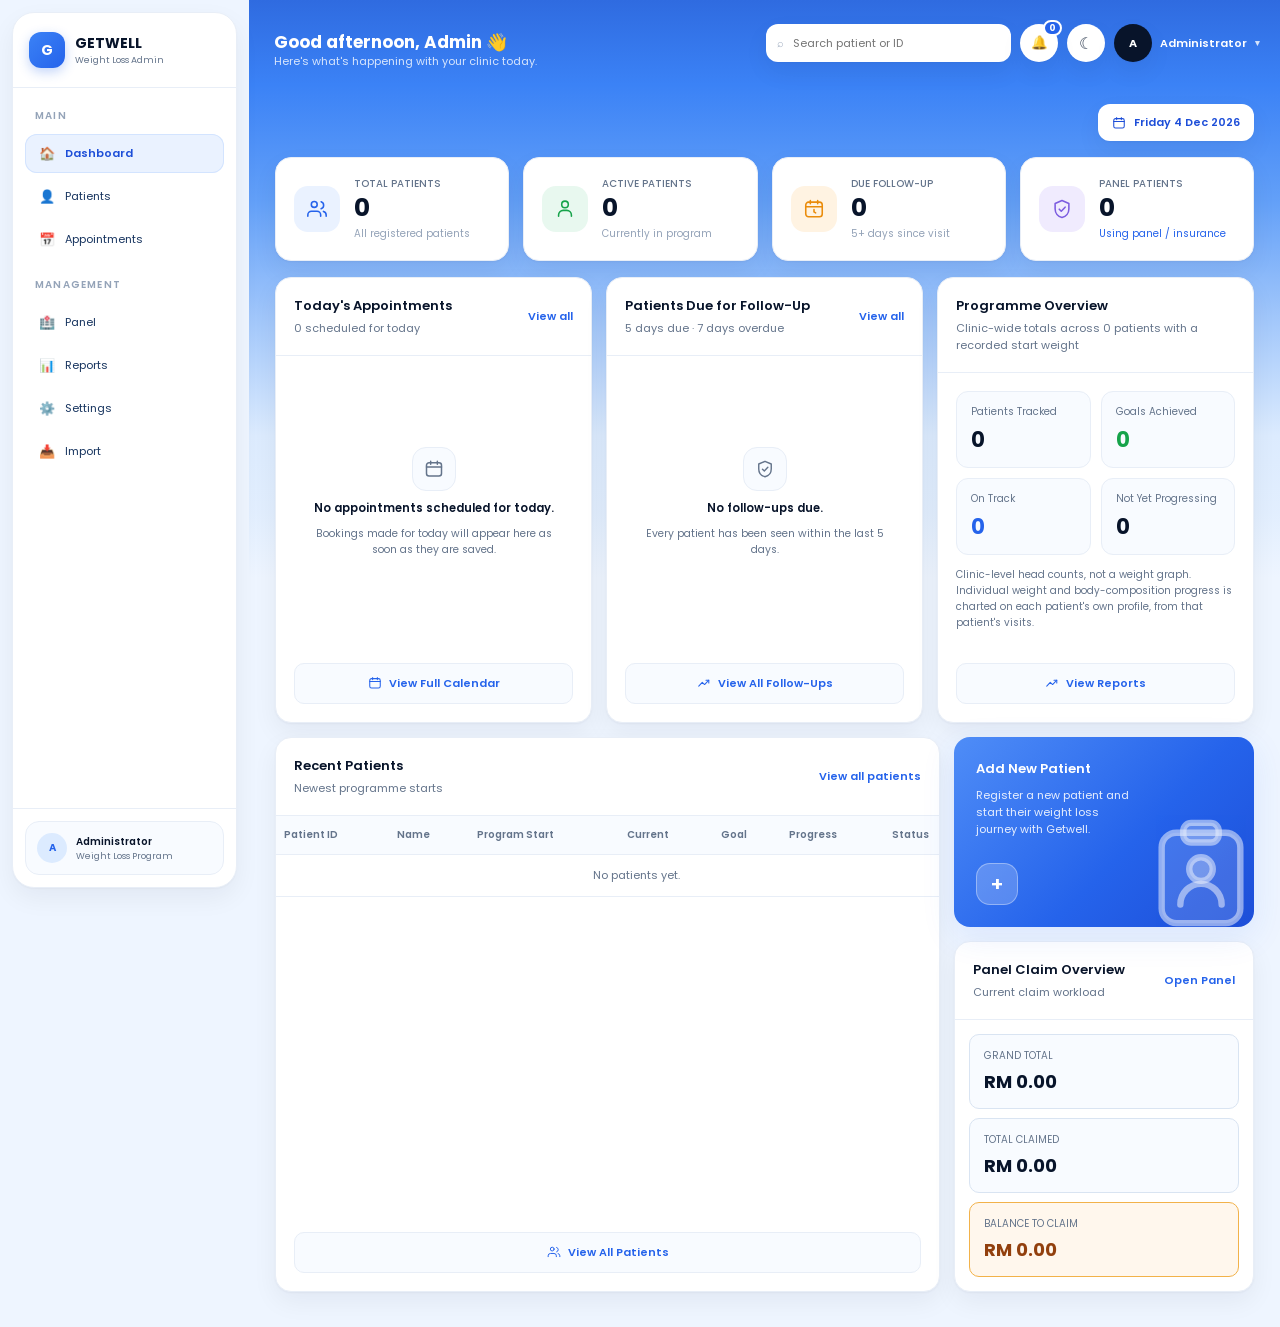
<file: index.html>
<!doctype html><html lang="en"><head><meta charset="utf-8"><meta name="viewport" content="width=device-width, initial-scale=1, viewport-fit=cover"><title>Dashboard | Getwell</title><link rel="stylesheet" href="styles.css?v=20260909-modal-save-fix-1"><script src="app.js?v=20260909-modal-save-fix-1"></script></head><body><div id="root"></div><script>

/* =========================================================
   GETWELL DASHBOARD

   Layout follows the approved design. Every number on this
   page is read from the existing store — patients, visits,
   appointments and claims — and every Settings toggle that
   controlled this page before still controls it now.
========================================================= */

/*
  DASHBOARD STATE

  These used to be top-level `const`s computed once while the
  page parsed, which meant the only way to show fresher numbers
  was to reload the whole document -- and a reload is exactly
  what was closing modals mid-edit. They are re-computed by
  loadDashboardData() instead, so a background sync can refresh
  the dashboard in place.
*/
let ds, ps, al, followUpConfig, panelPatients, panelGrand, panelClaimed, todayKey;

function loadDashboardData(){
  ds = getwellDashboardSettings();
  ps = store().patients || [];
  al = alerts();
  followUpConfig = getwellFollowUpSettings();

  panelPatients = ps.filter(patientUsesPanel);
  panelGrand = 0;
  panelClaimed = 0;
  panelPatients.forEach(patient => {
    const f = finance(patient);
    panelGrand += f.grand;
    panelClaimed += f.claimed;
  });

  /* Local calendar day; toISOString() reported yesterday before 8am in GMT+8. */
  todayKey = getwellTodayKey();
}

loadDashboardData();


/* ---------------------------------------------------------
   ICONS
--------------------------------------------------------- */

const ICONS = {
  people:`<svg viewBox="0 0 24 24" fill="none" stroke="currentColor" stroke-width="1.7" stroke-linecap="round" stroke-linejoin="round"><path d="M16 20v-1.5a4 4 0 0 0-4-4H6a4 4 0 0 0-4 4V20"/><circle cx="9" cy="7" r="3.2"/><path d="M22 20v-1.5a4 4 0 0 0-3-3.87"/><path d="M16.5 4.2a4 4 0 0 1 0 7.6"/></svg>`,
  person:`<svg viewBox="0 0 24 24" fill="none" stroke="currentColor" stroke-width="1.7" stroke-linecap="round" stroke-linejoin="round"><path d="M19 20v-1.5a5 5 0 0 0-5-5h-4a5 5 0 0 0-5 5V20"/><circle cx="12" cy="7" r="3.6"/></svg>`,
  clock:`<svg viewBox="0 0 24 24" fill="none" stroke="currentColor" stroke-width="1.7" stroke-linecap="round" stroke-linejoin="round"><rect x="3" y="4.5" width="18" height="16" rx="3"/><path d="M3 9.5h18M8 2.8v3.4M16 2.8v3.4"/><path d="M12 12.6v2.6l1.8 1.1"/></svg>`,
  shield:`<svg viewBox="0 0 24 24" fill="none" stroke="currentColor" stroke-width="1.7" stroke-linecap="round" stroke-linejoin="round"><path d="M12 2.8 4.5 6v6c0 4.4 3.1 8.2 7.5 9.3 4.4-1.1 7.5-4.9 7.5-9.3V6Z"/><path d="m9 12.2 2.2 2.2L15.4 10"/></svg>`,
  calendar:`<svg viewBox="0 0 24 24" fill="none" stroke="currentColor" stroke-width="1.8" stroke-linecap="round" stroke-linejoin="round"><rect x="3" y="4.5" width="18" height="16" rx="3"/><path d="M3 9.5h18M8 2.8v3.4M16 2.8v3.4"/></svg>`,
  chart:`<svg viewBox="0 0 24 24" fill="none" stroke="currentColor" stroke-width="1.8" stroke-linecap="round" stroke-linejoin="round"><path d="M3 17.5 9 11l4 3.6 7.2-7.4"/><path d="M15.4 7.2h4.8V12"/></svg>`,
  clipboard:`<svg viewBox="0 0 24 24" fill="none" stroke="rgba(255,255,255,.55)" stroke-width="1.3" stroke-linecap="round" stroke-linejoin="round"><rect x="4" y="3.6" width="16" height="18.4" rx="3" fill="rgba(255,255,255,.16)"/><rect x="8.4" y="1.6" width="7.2" height="4" rx="1.6" fill="rgba(255,255,255,.30)"/><circle cx="12" cy="11" r="2.4" fill="rgba(255,255,255,.30)"/><path d="M7.8 18.2a4.2 4.2 0 0 1 8.4 0"/></svg>`
};

const kpiIcon = (name, tone) =>
  `<div class="kpi-icon ${tone}">${ICONS[name]}</div>`;


/*
  EMPTY STATES

  A card whose list is empty used to render a single line of
  grey text, which left the rest of a stretched card looking
  broken. This fills the card's content area with a centred
  icon, a heading and one line of context, so "nothing to do
  today" reads as a deliberate state rather than a failure to
  load.
*/
const dashEmpty = (icon, title, note) => `
  <div class="dash-empty">
    <div class="dash-empty-icon">${ICONS[icon]}</div>
    <div class="dash-empty-title">${title}</div>
    <div class="dash-empty-note">${note}</div>
  </div>`;


/* ---------------------------------------------------------
   KPI CARDS
   All four sit in one grid track each, so they are exactly
   the same width and stretch to the same height.
--------------------------------------------------------- */

function buildKpiCards(){
const newThisMonth = ps.filter(p => String(p.startDate || "").slice(0,7) === todayKey.slice(0,7)).length;
const activeCount = ps.filter(p => p.status === "Active").length;
const overdueCount = al.filter(a => a.level === "overdue").length;

return [
  ds.showTotalPatients !== false ? `
    <div class="kpi">
      ${kpiIcon("people","")}
      <div class="kpi-main">
        <div class="kpi-label">TOTAL PATIENTS</div>
        <div class="kpi-value">${ps.length}</div>
        <div class="kpi-sub${newThisMonth ? " up" : ""}">${newThisMonth ? "↑ " + newThisMonth + " new this month" : "All registered patients"}</div>
      </div>
    </div>` : "",

  ds.showActivePatients !== false ? `
    <div class="kpi">
      ${kpiIcon("person","green")}
      <div class="kpi-main">
        <div class="kpi-label">ACTIVE PATIENTS</div>
        <div class="kpi-value">${activeCount}</div>
        <div class="kpi-sub">Currently in program</div>
      </div>
    </div>` : "",

  ds.showDueFollowUp !== false ? `
    <div class="kpi">
      ${kpiIcon("clock","amber")}
      <div class="kpi-main">
        <div class="kpi-label">DUE FOLLOW-UP</div>
        <div class="kpi-value">${al.length}</div>
        <div class="kpi-sub${overdueCount ? " warn" : ""}">${overdueCount ? "● Requires attention" : followUpConfig.dueAfterDays + "+ days since visit"}</div>
      </div>
    </div>` : "",

  ds.showPanelPatients !== false ? `
    <div class="kpi">
      ${kpiIcon("shield","violet")}
      <div class="kpi-main">
        <div class="kpi-label">PANEL PATIENTS</div>
        <div class="kpi-value">${panelPatients.length}</div>
        <div class="kpi-sub link">Using panel / insurance</div>
      </div>
    </div>` : ""
].join("");
}


/* ---------------------------------------------------------
   TODAY'S APPOINTMENTS
--------------------------------------------------------- */

function todaysAppointments(){
  const rows = [];

  ps.forEach(patient => {
    (patient.appointments || []).forEach(appointment => {
      if(!appointment || appointment.date !== todayKey) return;
      rows.push({
        time: appointment.time || "",
        status: appointment.status || "Upcoming",
        type: appointment.type || "Appointment",
        patient
      });
    });
  });

  return rows.sort((a,b) => (a.time || "99:99").localeCompare(b.time || "99:99"));
}

function formatTime(value){
  const match = String(value || "").match(/^(\d{1,2}):(\d{2})/);
  if(!match) return "—";

  let hour = Number(match[1]);
  const suffix = hour >= 12 ? "PM" : "AM";
  hour = hour % 12 || 12;

  return `${String(hour).padStart(2,"0")}:${match[2]} ${suffix}`;
}

function buildAppointmentsCard(){
const appointmentsToday = todaysAppointments();

return getwellFeatureEnabled("appointments") ? `
  <div class="card dash-card">
    <div class="card-head">
      <div><h2>Today's Appointments</h2><p>${appointmentsToday.length} scheduled for today</p></div>
      <a class="card-link" href="appointments.html">View all</a>
    </div>

    <div class="dash-card-body">
      ${appointmentsToday.slice(0,6).map(row => `
        <div class="row" role="button" tabindex="0"
             onclick="location.href='patient-profile.html?patient=${encodeURIComponent(row.patient.id)}'"
             onkeydown="if(event.key==='Enter'){location.href='patient-profile.html?patient=${encodeURIComponent(row.patient.id)}'}">
          <span class="slot-time">${formatTime(row.time)}</span>
          <div class="row-main">
            <div class="row-title">${escapeHtml(row.patient.name || row.patient.id)}</div>
            <div class="row-sub">${escapeHtml(row.patient.id)} · ${escapeHtml(row.type)}</div>
          </div>
          <span class="badge ${row.status === "Completed" ? "green" : row.status === "No Show" ? "red" : row.status === "Cancelled" ? "gray" : "blue"}">${escapeHtml(row.status)}</span>
        </div>
      `).join("") || dashEmpty(
        "calendar",
        "No appointments scheduled for today.",
        "Bookings made for today will appear here as soon as they are saved."
      )}
    </div>

    <a class="card-foot-link" href="appointments.html">${ICONS.calendar} View Full Calendar</a>
  </div>
` : "";
}


/* ---------------------------------------------------------
   PATIENTS DUE FOR FOLLOW-UP
   Uses the existing alerts() calculation unchanged.
--------------------------------------------------------- */

function overdueLabel(alert){
  const over = alert.days - followUpConfig.dueAfterDays;
  if(over <= 0) return "Due today";
  return over + (over === 1 ? " day overdue" : " days overdue");
}

function buildFollowUpCard(){
return ds.showAttention !== false ? `
  <div class="card dash-card">
    <div class="card-head">
      <div><h2>Patients Due for Follow-Up</h2><p>${al.length ? al.length + " due · " : ""}${followUpConfig.dueAfterDays} days due · ${followUpConfig.overdueAfterDays} days overdue</p></div>
      <a class="card-link" href="patients.html">View all</a>
    </div>

    <div class="dash-card-body">
      ${al.slice(0,6).map(alert => {
        const patient = getPatient(alert.id) || {id:alert.id, name:alert.name};
        return `
        <div class="row" role="button" tabindex="0"
             onclick="location.href='patient-profile.html?patient=${encodeURIComponent(alert.id)}'"
             onkeydown="if(event.key==='Enter'){location.href='patient-profile.html?patient=${encodeURIComponent(alert.id)}'}">
          <span class="avatar-small">${getwellPatientAvatar(patient)}</span>
          <div class="row-main">
            <div class="row-title">${escapeHtml(alert.name || alert.id)}</div>
            <div class="row-sub">${escapeHtml(alert.id)} · Last visit: ${alert.days} days ago</div>
          </div>
          <span class="follow-flag ${alert.level}">${escapeHtml(overdueLabel(alert))}</span>
        </div>`;
      }).join("") || dashEmpty(
        "shield",
        "No follow-ups due.",
        `Every patient has been seen within the last ${followUpConfig.dueAfterDays} days.`
      )}
    </div>

    <a class="card-foot-link" href="patients.html">${ICONS.chart} View All Follow-Ups</a>
  </div>
` : "";
}


/* ---------------------------------------------------------
   PROGRAMME OVERVIEW  (clinic-level counts only)

   The weight-change chart that used to live here has been
   removed on purpose. It averaged the weight change of every
   patient in the clinic into a single line, which looks like
   one patient's weight journey but is not one.

   The real progress chart now lives where it belongs: on the
   patient's own profile, built only from that patient's own
   visits (patient-profile.html -> "Weight Progress").

   What is left here is a plain head count. Every number below
   counts patients, never kilograms, so it cannot be misread
   as somebody's weight curve.
--------------------------------------------------------- */

function programmeCardHtml(){
  /* getwellProgrammeOverview() is unchanged in app.js; only its
     goal/on-track counts are used now. The averaged series it
     also returns is deliberately not rendered anywhere. */
  const data = getwellProgrammeOverview("all");

  const tracked = data.patients;
  const needsAttention = Math.max(0, tracked - data.goalsAchieved - data.onTrack);

  return `
    <div class="card-head">
      <div>
        <h2>Programme Overview</h2>
        <p>Clinic-wide totals across ${tracked} patient${tracked === 1 ? "" : "s"} with a recorded start weight</p>
      </div>
    </div>

    <div class="card-body">
      <div class="prog-summary-grid">
        <div class="prog-tile">
          <div class="label">Patients Tracked</div>
          <div class="value">${tracked}</div>
        </div>
        <div class="prog-tile">
          <div class="label">Goals Achieved</div>
          <div class="value good">${data.goalsAchieved}</div>
        </div>
        <div class="prog-tile">
          <div class="label">On Track</div>
          <div class="value info">${data.onTrack}</div>
        </div>
        <div class="prog-tile">
          <div class="label">Not Yet Progressing</div>
          <div class="value">${needsAttention}</div>
        </div>
      </div>

      <p class="prog-explainer">
        Clinic-level head counts, not a weight graph. Individual
        weight and body-composition progress is charted on each
        patient's own profile, from that patient's visits.
      </p>
    </div>

    ${getwellFeatureEnabled("reports") ? `<a class="card-foot-link" href="reports.html">${ICONS.chart} View Reports</a>` : ""}
  `;
}

function renderProgramme(){
  const card = document.getElementById("progCard");
  if(card) card.innerHTML = programmeCardHtml();
}


/* ---------------------------------------------------------
   RECENT PATIENTS
--------------------------------------------------------- */

function progressPercent(patient){
  const start = Number(patient.startingWeight) || 0;
  const goal = Number(patient.goalWeight) || 0;
  const current = Number(patient.currentWeight) || start;

  if(!start || !goal || start <= goal) return null;

  const percent = ((start - current) / (start - goal)) * 100;
  return Math.max(0, Math.min(100, Math.round(percent)));
}

function buildRecentCard(){
/* Seven rather than six: the bottom row now stretches to the
   height of the CTA + Panel column beside it, and one more row
   of real patients is a better use of that space than another
   centimetre of white. */
const recentPatients = ps.slice().sort((a,b) =>
  String(b.startDate || "").localeCompare(String(a.startDate || ""))
).slice(0,7);

return getwellFeatureEnabled("patients") ? `
  <div class="card dash-card">
    <div class="card-head">
      <div><h2>Recent Patients</h2><p>Newest programme starts</p></div>
      <a class="card-link" href="patients.html">View all patients</a>
    </div>

    <div class="table-wrap">
      <table class="table compact">
        <thead>
          <tr>
            <th>Patient ID</th><th>Name</th><th>Program Start</th>
            <th>Current</th><th>Goal</th><th>Progress</th><th>Status</th><th></th>
          </tr>
        </thead>
        <tbody>
          ${recentPatients.map(patient => {
            const percent = progressPercent(patient);
            return `
            <tr>
              <td>${escapeHtml(patient.id || "")}</td>
              <td>
                <div class="cell-patient">
                  <span class="avatar-small">${getwellPatientAvatar(patient)}</span>
                  <span class="cell-patient-text"><strong>${escapeHtml(patient.name || "")}</strong></span>
                </div>
              </td>
              <td>${escapeHtml(patient.startDate || "—")}</td>
              <td>${escapeHtml(String(patient.currentWeight || "—"))} kg</td>
              <td>${escapeHtml(String(patient.goalWeight || "—"))} kg</td>
              <td>
                ${percent === null ? "—" : `
                  <div class="progress-cell">
                    <span class="progress-track"><span class="progress-fill" style="width:${percent}%"></span></span>
                    <span class="progress-value">${percent}%</span>
                  </div>`}
              </td>
              <td><span class="badge ${patient.status === "Active" ? "green" : "gray"}">${escapeHtml(patient.status || "")}</span></td>
              <td><a class="secondary" style="padding:7px 9px" href="patient-profile.html?patient=${encodeURIComponent(patient.id || "")}">Open →</a></td>
            </tr>`;
          }).join("") || `<tr><td colspan="8" class="notif-empty">No patients yet.</td></tr>`}
        </tbody>
      </table>
    </div>

    <a class="card-foot-link" href="patients.html">${ICONS.people} View All Patients</a>
  </div>
` : "";
}


/* ---------------------------------------------------------
   ADD NEW PATIENT + PANEL CLAIM OVERVIEW
--------------------------------------------------------- */

function buildCtaCard(){
return getwellFeatureEnabled("patients") ? `
  <a class="cta-card" href="patients.html?add=1">
    <h2>Add New Patient</h2>
    <p>Register a new patient and start their weight loss journey with Getwell.</p>
    <div class="cta-plus" aria-hidden="true">+</div>
    <div class="cta-art" aria-hidden="true">${ICONS.clipboard}</div>
  </a>
` : "";
}

function buildPanelCard(){
return (ds.showPanelClaimOverview !== false && getwellFeatureEnabled("panel")) ? `
  <div class="card">
    <div class="card-head">
      <div><h2>Panel Claim Overview</h2><p>Current claim workload</p></div>
      <a class="card-link" href="panel.html">Open Panel</a>
    </div>
    <div class="card-body">
      <div class="finance-grid finance-stack">
        <div class="finance-card"><div class="label">GRAND TOTAL</div><div class="value">${money(panelGrand)}</div></div>
        <div class="finance-card"><div class="label">TOTAL CLAIMED</div><div class="value">${money(panelClaimed)}</div></div>
        <div class="finance-card balance"><div class="label">BALANCE TO CLAIM</div><div class="value">${money(Math.max(0, panelGrand - panelClaimed))}</div></div>
      </div>
    </div>
  </div>
` : "";
}


/* ---------------------------------------------------------
   RENDER
--------------------------------------------------------- */

function renderDashboardPage(){
  const dateLabel = new Date().toLocaleDateString("en-GB", {
    weekday:"long", day:"numeric", month:"short", year:"numeric"
  });

  const kpiCards = buildKpiCards();

  document.getElementById("root").innerHTML = shell("Dashboard","dashboard",`

  <div class="date-row">
    <span class="date-pill">${ICONS.calendar}${escapeHtml(dateLabel)}</span>
  </div>

  ${kpiCards ? `<div class="kpi-grid">${kpiCards}</div>` : ""}

  <div class="dash-grid">
    ${buildAppointmentsCard()}
    ${buildFollowUpCard()}
    <div class="card prog-card dash-card" id="progCard"></div>
  </div>

  <div class="dash-grid-2">
    ${buildRecentCard()}
    <div class="dash-side">
      ${buildCtaCard()}
      ${buildPanelCard()}
    </div>
  </div>
`);

  renderProgramme();
  renderNotifications();
}

renderDashboardPage();


/* =========================================================
   BACKGROUND SYNC -> IN-PLACE REFRESH

   Google Sheets synchronisation no longer reloads the
   document. It writes the merged data and fires
   "getwell:data-updated"; the dashboard recomputes its numbers
   and redraws itself here.

   The Programme Overview period selector was removed along
   with the averaged weight chart, so there is no longer any
   selection to preserve across a background sync.
========================================================= */

getwellOnDataUpdated(() => {
  loadDashboardData();
  renderDashboardPage();
});

getwellOnSettingsUpdated(() => {
  loadDashboardData();
  renderDashboardPage();
});

</script></body></html>
</file>
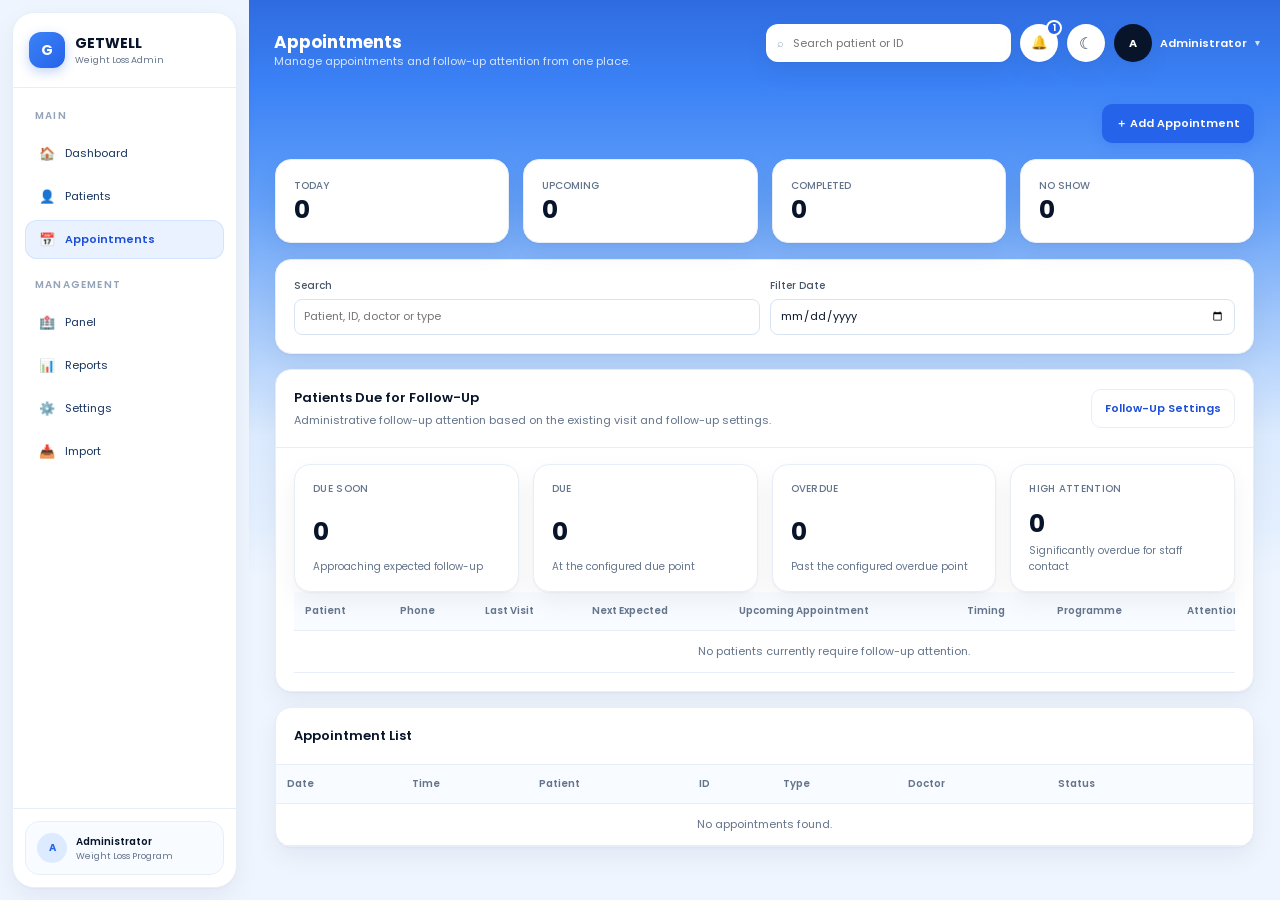
<file: appointments.html>
<!doctype html>
<html lang="en">
<head>
<meta charset="utf-8">
<meta name="viewport" content="width=device-width, initial-scale=1, viewport-fit=cover">
<title>Appointments | Getwell</title>
<link rel="stylesheet" href="styles.css?v=20260909-modal-save-fix-1">
<script src="app.js?v=20260909-modal-save-fix-1"></script>
<style>
#appointmentModal.modal-wrap{display:none;position:fixed;inset:0;z-index:9999;align-items:center;justify-content:center;background:rgba(17,24,39,.48);pointer-events:none;}
#appointmentModal.modal-wrap.show{display:flex!important;pointer-events:auto!important;}
#appointmentModal .modal{pointer-events:auto;}
</style></head>
<body>
<div id="root"></div>

<div class="modal-wrap" id="appointmentModal">
  <div class="modal">
    <div class="modal-head">
      <div><h2 id="appointmentModalTitle">Add Appointment</h2><p>Patient appointment scheduling</p></div>
      <button id="closeAppointmentTop" class="modal-close" type="button">×</button>
    </div>
    <div class="modal-body">
      <div class="form-grid">
        <div class="form-group full">
          <label>Patient</label>
          <div class="patient-picker" style="position:relative">
            <input id="appointmentPatientSearch" class="claim-input" autocomplete="off"
              placeholder="Search patient name or ID..."
              oninput="renderAppointmentPatientOptions(this.value)"
              onfocus="renderAppointmentPatientOptions(this.value)">
            <input id="appointmentPatient" type="hidden">
            <div id="appointmentPatientDropdown" class="combobox-menu" hidden></div>
            <div id="appointmentPatientSelected" class="picker-selected" hidden></div>
          </div>
        </div>

        <div class="form-group"><label>Date</label><input id="appointmentDate" type="date"></div>
        <div class="form-group"><label>Time</label><input id="appointmentTime" type="time"></div>
        <div class="form-group"><label>Doctor</label><select id="appointmentDoctor"></select></div>
        <div class="form-group"><label>Appointment Type</label><select id="appointmentType"></select></div>
        <div class="form-group"><label>Status</label><select id="appointmentStatus"></select></div>
        <div class="form-group"><label>Notes</label><input id="appointmentNotes"></div>
      </div>
    </div>
    <div class="modal-foot">
      <button id="closeAppointmentButton" class="secondary" type="button">Cancel</button>
      <button id="deleteAppointmentButton" class="secondary" type="button" style="display:none">Delete</button>
      <button id="saveAppointmentButton" class="primary" type="button">Save Appointment</button>
    </div>
  </div>
</div>

<!-- =======================================================
     FOLLOW-UP MODAL
======================================================== -->
<div class="modal-wrap" id="followUpModal">
  <div class="modal" style="width:min(760px,96vw)">
    <div class="modal-head">
      <div>
        <h2>Follow Up Now</h2>
        <p id="followUpModalSub">Prepare a message for this patient.</p>
      </div>
      <button class="modal-close" type="button" aria-label="Close" onclick="closeFollowUpModal()">×</button>
    </div>
    <div class="modal-body">
      <div class="form-grid">
        <div class="form-group">
          <label>Patient</label>
          <input id="followUpPatientName" readonly>
        </div>
        <div class="form-group">
          <label>Phone</label>
          <div style="display:flex;gap:8px;">
            <input id="followUpPatientPhone" readonly style="flex:1;min-width:0;">
            <button id="copyFollowUpNumberButton" class="secondary" type="button">Copy Number</button>
          </div>
        </div>
        <div class="form-group">
          <label>Follow-Up Status</label>
          <input id="followUpStatus" readonly>
        </div>
        <div class="form-group">
          <label>Last Visit</label>
          <input id="followUpLastVisit" readonly>
        </div>
        <div class="form-group">
          <label>Next Expected Visit</label>
          <input id="followUpNextExpected" readonly>
        </div>
        <div class="form-group">
          <label>Days Since Last Visit</label>
          <input id="followUpDaysSince" readonly>
        </div>
      </div>
      <div class="form-group" style="margin-top:14px;">
        <label>Message</label>
        <textarea id="followUpMessage" class="follow-up-message"></textarea>
      </div>
      <div class="copy-success" id="followUpCopyStatus"></div>
    </div>
    <div class="modal-foot">
      <button class="secondary" type="button" onclick="resetFollowUpMessage()">Reset to Default</button>
      <div style="margin-left:auto;display:flex;gap:8px;">
        <button class="secondary" type="button" onclick="closeFollowUpModal()">Cancel</button>
        <button class="primary" type="button" id="copyFollowUpMessageButton">Copy Message</button>
      </div>
    </div>
  </div>
</div>

<!-- =======================================================
     NEXT EXPECTED VISIT MODAL

     Edits the FOLLOW-UP EXPECTATION only. It never creates,
     edits or deletes an appointment, so "Upcoming Appointment"
     in the table beside it is completely unaffected.
======================================================== -->
<div class="modal-wrap" id="nextExpectedModal">
  <div class="modal" style="width:min(460px,96vw)">
    <div class="modal-head">
      <div>
        <h2>Edit Next Expected Visit</h2>
        <p id="nextExpectedModalSub">Set the follow-up date for this patient.</p>
      </div>
      <button class="modal-close" type="button" aria-label="Close" onclick="closeNextExpectedModal()">&times;</button>
    </div>
    <div class="modal-body">
      <div class="form-grid">
        <div class="form-group full">
          <label>Patient</label>
          <input id="nextExpectedPatientName" readonly>
        </div>
        <div class="form-group">
          <label>Last Visit</label>
          <input id="nextExpectedLastVisit" readonly>
        </div>
        <div class="form-group">
          <label>System Calculated</label>
          <input id="nextExpectedAuto" readonly>
        </div>
        <div class="form-group full">
          <label>Next Expected Date</label>
          <input id="nextExpectedInput" type="date">
        </div>
      </div>
      <div class="row-sub" style="margin-top:12px">
        Saving marks this date as <strong>Confirmed</strong>. A confirmed date stays
        Confirmed if it is rescheduled again later. This does not create or change
        an appointment.
      </div>
    </div>
    <div class="modal-foot">
      <button class="secondary" type="button" onclick="closeNextExpectedModal()">Cancel</button>
      <button class="primary" type="button" id="saveNextExpectedButton">Save Date</button>
    </div>
  </div>
</div>

<script>
let editingAppointmentId = null;
let activeFollowUpRecordId = null;
let activeNextExpectedPatientId = null;

function getFollowUpDefaultMessage(){
  return getwellFollowUpSettings().messageTemplate;
}

function copyTextToClipboard(text){
  const value = String(text ?? "");
  if(navigator.clipboard && window.isSecureContext){
    return navigator.clipboard.writeText(value);
  }
  return new Promise((resolve,reject)=>{
    try{
      const area=document.createElement("textarea");
      area.value=value;
      area.style.position="fixed";
      area.style.left="-9999px";
      document.body.appendChild(area);
      area.focus();
      area.select();
      const ok=document.execCommand("copy");
      area.remove();
      ok ? resolve() : reject(new Error("Copy command failed."));
    }catch(error){ reject(error); }
  });
}

function showFollowUpCopyStatus(message){
  const node=document.getElementById("followUpCopyStatus");
  if(node) node.textContent=message||"";
  if(message) setTimeout(()=>{ if(node) node.textContent=""; },2200);
}

function openFollowUpModal(patientId){
  const record = getwellFollowUpRecords().find(item=>String(item.id)===String(patientId));
  if(!record) return;

  activeFollowUpRecordId = record.id;
  document.getElementById("followUpPatientName").value = record.name || record.id || "";
  document.getElementById("followUpPatientPhone").value = record.phone || "No phone number";
  document.getElementById("followUpStatus").value = record.status || "";
  document.getElementById("followUpLastVisit").value = record.lastVisit || "—";
  document.getElementById("followUpNextExpected").value = record.nextExpectedVisit
    ? record.nextExpectedVisit + " \u00B7 " + (record.nextExpectedStatusLabel || "Expected")
    : "\u2014";
  document.getElementById("followUpDaysSince").value = record.daysSinceLastVisit === null ? "—" : String(record.daysSinceLastVisit);
  const message = document.getElementById("followUpMessage");
  if(message) message.value = getFollowUpDefaultMessage();
  showFollowUpCopyStatus("");
  document.getElementById("followUpModal").classList.add("show");
  setTimeout(()=>message?.focus(),50);
}

function closeFollowUpModal(){
  document.getElementById("followUpModal")?.classList.remove("show");
  activeFollowUpRecordId = null;
}

function resetFollowUpMessage(){
  const message = document.getElementById("followUpMessage");
  if(message) message.value = getFollowUpDefaultMessage();
  showFollowUpCopyStatus("Reset to Default");
}

async function copyFollowUpNumber(){
  const phone = document.getElementById("followUpPatientPhone")?.value || "";
  if(!phone || phone==="No phone number"){
    getwellNotify("This patient does not have a phone number.","error");
    return;
  }
  try{
    await copyTextToClipboard(phone);
    showFollowUpCopyStatus("Number copied!");
    getwellNotify("Number copied!","success");
  }catch(error){
    getwellNotify("Unable to copy the phone number.","error");
  }
}

async function copyFollowUpMessage(){
  const message = document.getElementById("followUpMessage")?.value || "";
  if(!message.trim()){
    getwellNotify("Please enter a message before copying.","error");
    return;
  }
  try{
    await copyTextToClipboard(message);
    showFollowUpCopyStatus("Message copied!");
    getwellNotify("Message copied!","success");
  }catch(error){
    getwellNotify("Unable to copy the message.","error");
  }
}

/* =========================================================
   NEXT EXPECTED VISIT  (editable, then Confirmed)

   The date shown in the table is the automatic
   last visit + interval calculation until a staff member
   confirms a date of their own. From then on the confirmed
   date is shown and the row is labelled Confirmed, and it
   stays Confirmed however many times it is rescheduled.

   The write goes through getwellSaveNextExpectedDate() ->
   upsertPatient() -> saveStore(), which is the existing
   verified-write path: the table is only updated after
   Google Sheets has confirmed the row.
========================================================= */

function openNextExpectedModal(patientId){
  const record = getwellFollowUpRecords().find(item => String(item.id) === String(patientId));
  if(!record) return;

  activeNextExpectedPatientId = record.id;

  document.getElementById("nextExpectedPatientName").value =
    [record.name || "", record.id || ""].filter(Boolean).join(" \u00B7 ");
  document.getElementById("nextExpectedLastVisit").value = record.lastVisit || "\u2014";
  document.getElementById("nextExpectedAuto").value = record.nextExpectedAutomatic || "\u2014";

  const input = document.getElementById("nextExpectedInput");
  if(input) input.value = getwellDateKey(record.nextExpectedVisit) || "";

  const sub = document.getElementById("nextExpectedModalSub");
  if(sub){
    sub.textContent = record.nextExpectedConfirmed
      ? "This date is already confirmed. Rescheduling it keeps it Confirmed."
      : "Choose the date the patient confirmed. Saving marks it Confirmed.";
  }

  document.getElementById("nextExpectedModal").classList.add("show");
  setTimeout(() => input?.focus(), 50);
}

function closeNextExpectedModal(){
  document.getElementById("nextExpectedModal")?.classList.remove("show");
  activeNextExpectedPatientId = null;
}

/* Async so the Google Sheets write completes before the table
   re-renders, matching Save Appointment. */
async function saveNextExpectedDate(){
  const patientId = activeNextExpectedPatientId;
  if(!patientId) return;

  const value = document.getElementById("nextExpectedInput")?.value || "";
  if(!value){
    getwellNotify("Please choose a date.", "error");
    return;
  }

  const patient = getPatient(patientId);
  const button  = document.getElementById("saveNextExpectedButton");
  if(button){ button.disabled = true; button.textContent = "Saving\u2026"; }

  const saveResult = await getwellSaveNextExpectedDate(patientId, value);

  if(button){ button.disabled = false; button.textContent = "Save Date"; }

  getwellLogActivity(
    "Edit",
    "Next Expected",
    `${patientId} \u00B7 ${patient?.name || ""}`.trim(),
    `${value} \u00B7 Confirmed`
  );

  const refresh = () => renderAppointments(document.getElementById("appointmentSearch")?.value || "");

  if(!getwellAnnounceSave(saveResult, `Next expected visit confirmed for ${value} in Google Sheets.`)){
    refresh();
    return;
  }

  closeNextExpectedModal();
  refresh();
}

function renderFollowUpManagement(){
  const records = getwellFollowUpRecords();
  const dueDays = getwellFollowUpSettings().dueAfterDays;
  const counts = {
    soon: records.filter(r=>r.status==="Due Soon").length,
    due: records.filter(r=>r.status==="Due").length,
    overdue: records.filter(r=>r.status==="Overdue").length,
    danger: records.filter(r=>r.status==="High Attention").length
  };

  const summary=document.getElementById("followUpSummary");
  if(summary){
    summary.innerHTML=`
      <div class="follow-up-kpi"><div class="label">DUE SOON</div><div class="value">${counts.soon}</div><div class="sub">Approaching expected follow-up</div></div>
      <div class="follow-up-kpi"><div class="label">DUE</div><div class="value">${counts.due}</div><div class="sub">At the configured due point</div></div>
      <div class="follow-up-kpi"><div class="label">OVERDUE</div><div class="value">${counts.overdue}</div><div class="sub">Past the configured overdue point</div></div>
      <div class="follow-up-kpi"><div class="label">HIGH ATTENTION</div><div class="value">${counts.danger}</div><div class="sub">Significantly overdue for staff contact</div></div>
    `;
  }

  const rows=document.getElementById("followUpRows");
  if(!rows) return;

  rows.innerHTML = records.map(record=>{
    const nextAppt = record.upcomingAppointment;
    const timing = record.status==="Due Soon"
      ? `${Math.max(1, dueDays - record.daysSinceLastVisit)} day(s) to due`
      : record.status==="Due"
        ? "At due point"
        : `${record.daysOverdue} day(s) overdue`;

    return `
      <tr>
        <td>
          <div class="cell-patient">
            <span class="avatar-small">${getwellPatientAvatar(record.patient)}</span>
            <span class="cell-patient-text">
              <strong>${escapeHtml(record.name||record.id||"")}</strong>
              <div class="row-sub">${escapeHtml(record.id||"")}</div>
            </span>
          </div>
        </td>
        <td><span class="follow-up-phone">${escapeHtml(record.phone||"—")}</span></td>
        <td>${escapeHtml(record.lastVisit||"—")}</td>
        <td>
          <div class="next-expected">
            <div class="next-expected-line">
              <span class="next-expected-date">${escapeHtml(record.nextExpectedVisit||"—")}</span>
              <button class="next-expected-edit" type="button"
                title="Edit next expected date"
                aria-label="Edit next expected date"
                onclick="openNextExpectedModal('${escapeHtml(record.id)}')">&#9998;</button>
            </div>
            <span class="next-expected-flag ${record.nextExpectedConfirmed?"confirmed":"expected"}">${record.nextExpectedConfirmed?"Confirmed":"Expected"}</span>
          </div>
        </td>
        <td>${nextAppt ? `${escapeHtml(nextAppt.date||"")} ${escapeHtml(nextAppt.time||"")}`.trim() : "None scheduled"}</td>
        <td><span class="follow-up-days ${record.level==='overdue'||record.level==='danger'?'overdue':record.level==='due'?'due':''}">${escapeHtml(timing)}</span></td>
        <td><span class="badge ${record.programmeStatus==="Active"?"green":"gray"}">${escapeHtml(record.programmeStatus||"")}</span></td>
        <td><span class="follow-up-status ${record.level}">${escapeHtml(record.status)}</span></td>
        <td>
          <div class="follow-up-row-action">
            <a class="secondary" style="padding:7px 9px" href="patient-profile.html?patient=${encodeURIComponent(record.id||"")}">Open</a>
            <button class="primary" style="padding:7px 10px" type="button" onclick="openFollowUpModal('${escapeHtml(record.id)}')">Follow Up Now</button>
          </div>
        </td>
      </tr>
    `;
  }).join("") || `<tr><td colspan="9" class="notif-empty">No patients currently require follow-up attention.</td></tr>`;
}

function getAllAppointments(){
  return store().patients
    .flatMap(p => (p.appointments || []).map(a => ({
      ...a,
      patientId:p.id,
      patientName:p.name,
      doctor:a.doctor || p.doctor || ""
    })))
    .sort((a,b) => (`${a.date||""} ${a.time||""}`).localeCompare(`${b.date||""} ${b.time||""}`));
}

function renderAppointmentFormOptions(){
  const doctorEl=document.getElementById("appointmentDoctor");
  const statusEl=document.getElementById("appointmentStatus");
  if(doctorEl){
    doctorEl.innerHTML=`<option value="">Select doctor</option>`+getwellDoctorOptions().map(d=>`<option value="${escapeHtml(d.name)}">${escapeHtml(d.name)}</option>`).join("");
  }
  if(statusEl){
    statusEl.innerHTML=getwellAppointmentStatuses().map(s=>`<option value="${escapeHtml(s.name)}">${escapeHtml(s.name)}</option>`).join("");
  }
  const typeEl=document.getElementById("appointmentType");
  if(typeEl){
    typeEl.innerHTML=getwellAppointmentTypes().map(t=>`<option value="${escapeHtml(t.name)}">${escapeHtml(t.name)}</option>`).join("");
  }
}

function setAppointmentPatient(patientId){
  const patient=getPatient(patientId);
  if(!patient) return;
  const patientEl=document.getElementById("appointmentPatient");
  const searchEl=document.getElementById("appointmentPatientSearch");
  const selectedEl=document.getElementById("appointmentPatientSelected");
  const dropdownEl=document.getElementById("appointmentPatientDropdown");
  const doctorEl=document.getElementById("appointmentDoctor");
  if(patientEl) patientEl.value=patient.id;
  if(searchEl) searchEl.value=`${patient.name} · ${patient.id}`;
  if(selectedEl){selectedEl.textContent=`Selected: ${patient.name} · ${patient.id}`;selectedEl.hidden=false;}
  if(dropdownEl){dropdownEl.hidden=true;dropdownEl.style.display="none";}
  if(doctorEl && !doctorEl.value && patient.doctor) doctorEl.value=patient.doctor;
}

function renderAppointmentPatientOptions(query=""){
  const search = String(query||"").trim().toLowerCase();
  const patients = store().patients.filter(patient => {
    const text = `${patient.name||""} ${patient.id||""} ${patient.phone||""}`;
    return !search || text.toLowerCase().includes(search);
  }).slice(0,12);

  document.getElementById("appointmentPatientDropdown").innerHTML = patients.length
    ? patients.map(patient => `
      <button type="button" class="combobox-option"
        onclick="setAppointmentPatient('${escapeHtml(patient.id)}')">
        <strong>${escapeHtml(patient.name)}</strong>
        <span>${escapeHtml(patient.id)}</span>
      </button>
    `).join("")
    : `<div class="combobox-empty">No patients found.</div>`;

  document.getElementById("appointmentPatientDropdown").hidden = false;
  document.getElementById("appointmentPatientDropdown").style.display = "block";
}

function openAddAppointment(){
  editingAppointmentId=null;
  renderAppointmentFormOptions();
  const modal=document.getElementById("appointmentModal");
  const title=document.getElementById("appointmentModalTitle");
  const patient=document.getElementById("appointmentPatient");
  const search=document.getElementById("appointmentPatientSearch");
  const selected=document.getElementById("appointmentPatientSelected");
  const dropdown=document.getElementById("appointmentPatientDropdown");
  const date=document.getElementById("appointmentDate");
  const time=document.getElementById("appointmentTime");
  const doctor=document.getElementById("appointmentDoctor");
  const type=document.getElementById("appointmentType");
  const status=document.getElementById("appointmentStatus");
  const notes=document.getElementById("appointmentNotes");
  if(title) title.textContent="Add Appointment";
  document.getElementById("deleteAppointmentButton").style.display="none";
  if(patient) patient.value="";
  if(search) search.value="";
  if(selected) selected.hidden=true;
  if(dropdown){dropdown.hidden=true;dropdown.style.display="none";}
  if(date) date.value=getwellTodayKey();
  if(time) time.value="";
  if(doctor) doctor.value="";
  if(type) type.value=getwellSystemSettings().appointments.defaultType||getwellAppointmentTypes()[0]?.name||"";
  if(status) status.value=getwellDefaultAppointmentStatus();
  if(notes) notes.value="";
  if(modal) modal.classList.add("show");
}

function openEditAppointment(patientId, appointmentId){
  const patient = getPatient(patientId);
  const appointment = patient?.appointments?.find(a => a.id === appointmentId);
  if(!patient || !appointment) return;

  editingAppointmentId = appointmentId;
  renderAppointmentFormOptions();
  document.getElementById("appointmentModalTitle").textContent = "Edit Appointment";
  document.getElementById("deleteAppointmentButton").style.display = "inline-flex";

  setAppointmentPatient(patient.id);
  document.getElementById("appointmentDate").value = getwellDateKey(appointment.date);
  document.getElementById("appointmentTime").value = appointment.time || "";
  document.getElementById("appointmentDoctor").value = appointment.doctor || patient.doctor || "";
  document.getElementById("appointmentType").value = appointment.type || "";
  document.getElementById("appointmentStatus").value = appointment.status || getwellDefaultAppointmentStatus();
  document.getElementById("appointmentNotes").value = appointment.notes || "";

  document.getElementById("appointmentModal").classList.add("show");
}

async function deleteAppointment(){
  if(!editingAppointmentId) return;
  const appointmentId=editingAppointmentId;
  const patientId=document.getElementById("appointmentPatient")?.value||"";
  const patient=getPatient(patientId);
  if(!patient) return;
  if(!await getwellConfirmDelete("Appointment")) return;
  const removed=(patient.appointments||[]).find(a=>a&&a.id===appointmentId);
  patient.appointments=(patient.appointments||[]).filter(a=>a&&a.id!==appointmentId);

  const savePromise=upsertPatient(patient);
  closeAppointmentModal();
  renderAppointments();

  let saveResult;
  try{ saveResult=await savePromise; }
  catch(error){ saveResult={ok:false,error:error?.message||"Unexpected error while deleting."}; }

  getwellLogActivity(
    "Delete","Appointment",
    `${appointmentId} · ${patient.name||patient.id}`,
    removed?`${removed.date||""} ${removed.time||""} ${removed.type||""}`.trim():""
  );
  if(saveResult && saveResult.ok===false){
    getwellNotify("Appointment deleted on this device; Google Sheets will be retried in the background.","error");
  }else{
    getwellNotify("Appointment deleted from Google Sheets.","success");
  }
}

function closeAppointmentModal(){
  document.getElementById("appointmentModal").classList.remove("show");
  document.getElementById("appointmentPatientDropdown").style.display = "none";
  document.getElementById("appointmentPatientDropdown").hidden = true;
  editingAppointmentId = null;
}

/* Async so the Google Sheets write is actually completed
   before the list re-renders, matching Add Patient. */
async function saveAppointment(){
  const patientId=document.getElementById("appointmentPatient")?.value||"";
  if(!patientId){alert("Please select a patient.");return;}
  const patient=getPatient(patientId);
  if(!patient) return;
  if(!Array.isArray(patient.appointments)) patient.appointments=[];
  const existing=editingAppointmentId?patient.appointments.find(a=>a.id===editingAppointmentId):null;
  const appointment={
  ...(existing||{}),
  id:editingAppointmentId||getwellNextAppointmentId(),
  /* Date-only: kept as the picked "YYYY-MM-DD" string. */
  date:getwellDateKey(document.getElementById("appointmentDate")?.value||""),
  time:document.getElementById("appointmentTime")?.value||"",
  doctor:document.getElementById("appointmentDoctor")?.value||"",
  type:(document.getElementById("appointmentType")?.value||"").trim(),
  status:document.getElementById("appointmentStatus")?.value||getwellDefaultAppointmentStatus(),
  notes:(document.getElementById("appointmentNotes")?.value||"").trim(),
  manuallyEdited:!!editingAppointmentId ? true : !!existing?.manuallyEdited,
  source:existing?.source||"manual"
};
  const index=patient.appointments.findIndex(a=>a.id===appointment.id);
  const wasEditing=!!editingAppointmentId;
  if(index>=0) patient.appointments[index]=appointment; else patient.appointments.push(appointment);
  const savePromise=upsertPatient(patient);
  closeAppointmentModal();
  renderAppointments(document.getElementById("appointmentSearch")?.value||"");

  let saveResult;
  try{ saveResult=await savePromise; }
  catch(error){ saveResult={ok:false,error:error?.message||"Unexpected error while saving."}; }
  getwellLogActivity(
    wasEditing?"Edit":"Add",
    "Appointment",
    `${appointment.id} · ${patient.name||patient.id}`,
    `${appointment.date||""} ${appointment.time||""} ${appointment.type||""} · ${appointment.status||""}`.trim()
  );
  if(saveResult && saveResult.ok===false){
    getwellNotify(
      wasEditing
        ? `Appointment ${appointment.id} updated on this device; Google Sheets will be retried in the background.`
        : `Appointment ${appointment.id} saved on this device; Google Sheets will be retried in the background.`,
      "error"
    );
  }else{
    getwellNotify(
      wasEditing
        ? `Appointment ${appointment.id} updated in Google Sheets.`
        : `Appointment ${appointment.id} saved to Google Sheets.`,
      "success"
    );
  }
}

function renderAppointments(q=""){
  const all = getAllAppointments();
  const date = document.getElementById("appointmentFilterDate")?.value || "";
  const search = String(q||"").trim().toLowerCase();

  const rows = all.filter(a => {
    const searchable = `${a.patientName||""} ${a.patientId||""} ${a.type||""} ${a.doctor||""} ${a.status||""}`;
    return (!search || searchable.toLowerCase().includes(search)) &&
           (!date || a.date === date);
  });

  const appointmentRows = document.getElementById("appointmentRows");
  if(appointmentRows){
    appointmentRows.innerHTML = rows.map(a => `
      <tr>
        <td>${escapeHtml(a.date||"—")}</td>
        <td>${escapeHtml(a.time||"—")}</td>
        <td><strong>${escapeHtml(a.patientName||"")}</strong></td>
        <td>${escapeHtml(a.patientId||"")}</td>
        <td>${escapeHtml(a.type||"—")}</td>
        <td>${escapeHtml(a.doctor||"—")}</td>
        <td><span class="badge ${a.status==="Completed"?"green":a.status==="No Show"?"red":a.status==="Cancelled"?"gray":"blue"}">${escapeHtml(a.status||"Upcoming")}</span></td>
        <td><button class="secondary" style="padding:7px 9px" onclick="openEditAppointment('${escapeHtml(a.patientId)}','${escapeHtml(a.id)}')">Edit</button></td>
      </tr>
    `).join("") || `<tr><td colspan="8" class="notif-empty">No appointments found.</td></tr>`;
  }

  const today = getwellTodayKey();
  const appointmentKpis = document.getElementById("appointmentKpis");
  if(appointmentKpis) appointmentKpis.innerHTML = `
    <div class="kpi"><div class="kpi-label">TODAY</div><div class="kpi-value">${all.filter(a=>a.date===today).length}</div></div>
    <div class="kpi"><div class="kpi-label">UPCOMING</div><div class="kpi-value">${all.filter(a=>a.date>=today&&a.status==="Upcoming").length}</div></div>
    <div class="kpi"><div class="kpi-label">COMPLETED</div><div class="kpi-value">${all.filter(a=>a.status==="Completed").length}</div></div>
    <div class="kpi"><div class="kpi-label">NO SHOW</div><div class="kpi-value">${all.filter(a=>a.status==="No Show").length}</div></div>
  `;

  renderFollowUpManagement();
}

document.getElementById("root").innerHTML = shell("Appointments","appointments",`
  <div class="page-head">
    <div></div>
    <button id="addAppointmentButton" class="primary" type="button">＋ Add Appointment</button>
  </div>

  <div class="kpi-grid" id="appointmentKpis"></div>

  <div class="card" style="margin-bottom:15px">
    <div class="card-body">
      <div class="form-grid">
        <div class="form-group"><label>Search</label><input id="appointmentSearch" oninput="renderAppointments(this.value)" placeholder="Patient, ID, doctor or type"></div>
        <div class="form-group"><label>Filter Date</label><input id="appointmentFilterDate" type="date" onchange="renderAppointments(appointmentSearch.value)"></div>
      </div>
    </div>
  </div>

  <div class="card" style="margin-bottom:15px">
    <div class="card-head">
      <div>
        <h2>Patients Due for Follow-Up</h2>
        <p>Administrative follow-up attention based on the existing visit and follow-up settings.</p>
      </div>
      <a class="secondary" href="settings.html">Follow-Up Settings</a>
    </div>

    <div class="follow-up-summary" id="followUpSummary"></div>

    <div class="card-body" style="padding-top:0;">
      <div class="table-wrap follow-up-card">
        <table class="table">
          <thead>
            <tr>
              <th>Patient</th>
              <th>Phone</th>
              <th>Last Visit</th>
              <th>Next Expected</th>
              <th>Upcoming Appointment</th>
              <th>Timing</th>
              <th>Programme</th>
              <th>Attention</th>
              <th>Action</th>
            </tr>
          </thead>
          <tbody id="followUpRows"></tbody>
        </table>
      </div>
    </div>
  </div>

  <div class="card">
    <div class="card-head"><div><h2>Appointment List</h2></div></div>
    <div class="table-wrap">
      <table class="table">
        <thead><tr><th>Date</th><th>Time</th><th>Patient</th><th>ID</th><th>Type</th><th>Doctor</th><th>Status</th><th></th></tr></thead>
        <tbody id="appointmentRows"></tbody>
      </table>
    </div>
  </div>
`);

// Explicit event wiring: do not rely on inline onclick handlers.
// NOTE: the wiring runs FIRST, before any rendering call, so that an
// error inside a render helper can never leave the buttons unwired.
window.openAddAppointment = openAddAppointment;
window.closeAppointmentModal = closeAppointmentModal;
window.saveAppointment = saveAppointment;
window.openEditAppointment = openEditAppointment;
window.openFollowUpModal = openFollowUpModal;
window.closeFollowUpModal = closeFollowUpModal;
window.resetFollowUpMessage = resetFollowUpMessage;
window.copyFollowUpNumber = copyFollowUpNumber;
window.copyFollowUpMessage = copyFollowUpMessage;
window.openNextExpectedModal = openNextExpectedModal;
window.closeNextExpectedModal = closeNextExpectedModal;
window.saveNextExpectedDate = saveNextExpectedDate;

const addAppointmentButton = document.getElementById("addAppointmentButton");
const closeAppointmentTop = document.getElementById("closeAppointmentTop");
const closeAppointmentButton = document.getElementById("closeAppointmentButton");
const saveAppointmentButton = document.getElementById("saveAppointmentButton");
if(addAppointmentButton) addAppointmentButton.addEventListener("click", openAddAppointment);
if(closeAppointmentTop) closeAppointmentTop.addEventListener("click", closeAppointmentModal);
if(closeAppointmentButton) closeAppointmentButton.addEventListener("click", closeAppointmentModal);
if(saveAppointmentButton) saveAppointmentButton.addEventListener("click", saveAppointment);
const deleteAppointmentButton=document.getElementById("deleteAppointmentButton");
if(deleteAppointmentButton) deleteAppointmentButton.addEventListener("click",deleteAppointment);

const copyFollowUpNumberButton=document.getElementById("copyFollowUpNumberButton");
const copyFollowUpMessageButton=document.getElementById("copyFollowUpMessageButton");
if(copyFollowUpNumberButton) copyFollowUpNumberButton.addEventListener("click",copyFollowUpNumber);
if(copyFollowUpMessageButton) copyFollowUpMessageButton.addEventListener("click",copyFollowUpMessage);

const saveNextExpectedButton=document.getElementById("saveNextExpectedButton");
if(saveNextExpectedButton) saveNextExpectedButton.addEventListener("click",saveNextExpectedDate);

renderAppointmentFormOptions();
renderAppointments();
if(typeof renderNotifications === "function") renderNotifications();

/* =========================================================
   BACKGROUND SYNC -> IN-PLACE REFRESH

   renderAppointments() reads the search box and the date
   filter straight from the DOM, so both survive the refresh
   untouched along with the follow-up table.

   While the Add/Edit Appointment or Follow Up Now modal is
   open the guard in app.js defers this callback, so the
   selected patient, date, time, doctor, type and notes are
   never cleared underneath the user.
========================================================= */

getwellOnDataUpdated(() => {
  renderAppointments(document.getElementById("appointmentSearch")?.value || "");
  renderNotifications();
});

/* Doctors, appointment types and statuses come from Settings. */
getwellOnSettingsUpdated(() => {
  renderAppointmentFormOptions();
  renderAppointments(document.getElementById("appointmentSearch")?.value || "");
});

document.addEventListener("click", event => {
  const picker = document.querySelector(".patient-picker");
  const menu = document.getElementById("appointmentPatientDropdown");
  if(picker && menu && !picker.contains(event.target)){
    menu.style.display = "none";
    menu.hidden = true;
  }
});
</script>
</body>
</html>
</file>
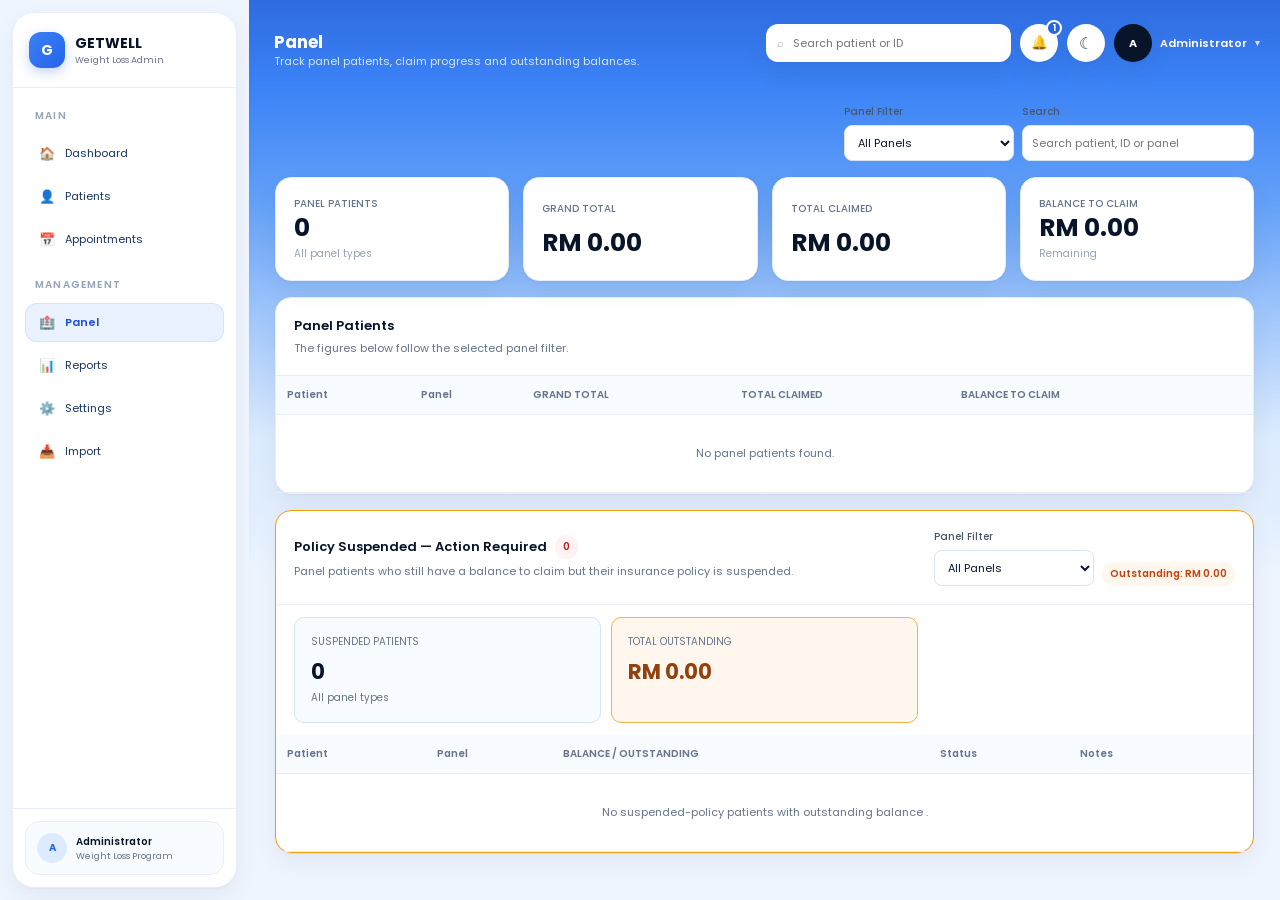
<file: panel.html>
<!doctype html>
<html lang="en">

<head>
<meta charset="utf-8">
<meta name="viewport" content="width=device-width, initial-scale=1, viewport-fit=cover">
<title>Panel | Getwell</title>
<link rel="stylesheet" href="styles.css?v=20260909-modal-save-fix-1">
<script src="app.js?v=20260909-modal-save-fix-1"></script>
</head>

<body>

<div id="root"></div>


<!-- =========================================================
     PANEL PATIENT DETAIL
========================================================= -->

<div class="modal-wrap" id="panelDetailModal">

  <div class="modal" style="width:min(1050px,96vw)">

    <div class="modal-head">

      <div>
        <h2 id="panelDetailTitle">Panel Patient</h2>
        <p id="panelDetailSub"></p>
      </div>

      <button
        type="button"
        class="modal-close"
        onclick="closePanelDetail()"
      >
        ×
      </button>

    </div>

    <div
      class="modal-body"
      id="panelDetailContent"
    ></div>

  </div>

</div>


<script>

/* =========================================================
   PAGE
========================================================= */

document.getElementById("root").innerHTML = shell(
  "Panel",
  "panel",
  `

  <div class="page-head">

    <div></div>

    <div
      style="
        display:flex;
        gap:8px;
        align-items:flex-end;
        flex-wrap:wrap;
        justify-content:flex-end;
      "
    >

      <div class="form-group" style="min-width:170px">

        <label>
          Panel Filter
        </label>

        <select
          id="panelFilter"
          class="claim-input"
          onchange="
            renderPanelKpis();
            renderPanelPatients();
          "
        >
          <option value="ALL">All Panels</option>
          <option value="PMCARE">PMCARE</option>
          <option value="UITM">UITM</option>
          <option value="COMPUMED">COMPUMED</option>
          <option value="MICARE">MICARE</option>
          <option value="SELCARE">SELCARE</option>
          <option value="IHP">IHP</option>
          <option value="ASP">ASP</option>
          <option value="HEALTHCONNECT">HEALTHCONNECT</option>
          <option value="EMAS">EMAS</option>
          <option value="SELFPAY">SELFPAY</option>
          <option value="SPONSORED">SPONSORED</option>
        </select>

      </div>


      <div class="form-group" style="min-width:220px">

        <label>
          Search
        </label>

        <input
          id="panelSearch"
          class="claim-input"
          placeholder="Search patient, ID or panel"
          oninput="
            renderPanelPatients()
          "
        >

      </div>

    </div>

  </div>


  <!-- =======================================================
       PANEL KPI
  ======================================================== -->

  <div
    class="kpi-grid"
    id="panelKpis"
  ></div>


  <!-- =======================================================
       PANEL PATIENTS
  ======================================================== -->

  <div class="card">

    <div class="card-head">

      <div>

        <h2>
          Panel Patients
        </h2>

        <p>
          The figures below follow the selected panel filter.
        </p>

      </div>

    </div>


    <div class="table-wrap">

      <table class="table">

        <thead>

          <tr>

            <th>
              Patient
            </th>

            <th>
              Panel
            </th>

            <th>
              GRAND TOTAL
            </th>

            <th>
              TOTAL CLAIMED
            </th>

            <th>
              BALANCE TO CLAIM
            </th>

            <th>
            </th>

          </tr>

        </thead>


        <tbody
          id="panelRows"
        ></tbody>

      </table>

    </div>

  </div>


  <!-- =======================================================
       DANGER / SUSPENDED POLICY
  ======================================================== -->

  <div
    class="card"
    style="
      margin-top:16px;
      border-color:#F59E0B;
    "
  >

    <div class="card-head">

      <div>

        <div
          style="
            display:flex;
            align-items:center;
            gap:8px;
          "
        >

          <h2>
            Policy Suspended — Action Required
          </h2>


          <span
            id="suspendedCount"
            class="badge red"
          >
            0
          </span>

        </div>


        <p>
          Panel patients who still have a balance to claim but their insurance policy is suspended.
        </p>

      </div>


      <div
        style="
          display:flex;
          align-items:flex-end;
          gap:8px;
          flex-wrap:wrap;
          justify-content:flex-end;
        "
      >

        <div
          class="form-group"
          style="min-width:160px"
        >

          <label>
            Panel Filter
          </label>

          <select
            id="suspendedPanelFilter"
            class="claim-input"
            onchange="renderSuspendedPatients()"
          >
            <option value="ALL">All Panels</option>
            <option value="PMCARE">PMCARE</option>
            <option value="UITM">UITM</option>
            <option value="COMPUMED">COMPUMED</option>
            <option value="MICARE">MICARE</option>
            <option value="SELCARE">SELCARE</option>
            <option value="IHP">IHP</option>
            <option value="ASP">ASP</option>
            <option value="HEALTHCONNECT">HEALTHCONNECT</option>
            <option value="EMAS">EMAS</option>
            <option value="SELFPAY">SELFPAY</option>
            <option value="SPONSORED">SPONSORED</option>
          </select>

        </div>

        <div
          id="suspendedTotal"
          class="badge orange"
        >
          Outstanding: RM 0.00
        </div>

      </div>

    </div>


    <div
      id="suspendedPanelSummary"
      class="card-body"
      style="
        padding-top:12px;
        padding-bottom:12px;
      "
    ></div>

    <div class="table-wrap">

      <table class="table">

        <thead>

          <tr>

            <th>
              Patient
            </th>

            <th>
              Panel
            </th>

            <th>
              BALANCE / OUTSTANDING
            </th>

            <th>
              Status
            </th>

            <th>
              Notes
            </th>

            <th>
            </th>

          </tr>

        </thead>


        <tbody
          id="suspendedRows"
        ></tbody>

      </table>

    </div>

  </div>


  `
);


/* =========================================================
   PANEL FILTER OPTIONS
========================================================= */

function buildPanelFilter(){
  const current = panelFilter.value || "ALL";
  const options = getwellActivePanels();
  panelFilter.innerHTML =
    `<option value="ALL">All Panels</option>` +
    options.map(panel => `<option value="${escapeHtml(panel.id)}">${escapeHtml(panel.name)}</option>`).join("");

  panelFilter.value =
    ["ALL", ...options.map(panel=>String(panel.id))]
      .includes(current) ? current : "ALL";
}


/* =========================================================
   RAW PANEL PATIENTS
========================================================= */

function getPanelPatientsRaw(){

  return store()
    .patients
    .filter(
      patient =>
        patientUsesPanel(
          patient
        )
    );

}


/* =========================================================
   SELECTED PANEL PATIENTS
========================================================= */

function getFilteredPanelPatients(){

  const selected =
    panelFilter.value || "ALL";


  const search =
    (
      panelSearch.value ||
      ""
    )
    .trim()
    .toLowerCase();


  return getPanelPatientsRaw()
    .filter(
      patient => {

        const panel =
          getPanelName(patient);

        const matchesPanel =
          selected === "ALL" ||
          String(patient.panelProvider || "").toUpperCase() === String(selected).toUpperCase();


        const searchable =
          (
            patient.name ||
            ""
          )
          + " " +
          (
            patient.id ||
            ""
          )
          + " " +
          panel;


        const matchesSearch =
          !search ||
          searchable
            .toLowerCase()
            .includes(search);


        return (
          matchesPanel &&
          matchesSearch
        );

      }
    );

}


/* =========================================================
   KPI
========================================================= */

function renderPanelKpis(){

  const selectedPanel =
    panelFilter?.value ||
    "ALL";

  const patients =
    getPanelPatientsRaw()
      .filter(
        patient => {

          return (
            selectedPanel === "ALL" ||
            String(patient.panelProvider || "").toUpperCase() === String(selectedPanel).toUpperCase()
          );

        }
      );

  let g = 0;
  let c = 0;

  patients.forEach(
    patient => {

      const f =
        finance(
          patient
        );

      g += f.grand;
      c += f.claimed;

    }
  );

  panelKpis.innerHTML = `
    <div class="kpi">
      <div class="kpi-label">PANEL PATIENTS</div>
      <div class="kpi-value">${patients.length}</div>
      <div class="kpi-sub">${selectedPanel === "ALL" ? "All panel types" : (getwellPanelById(selectedPanel)?.name || selectedPanel)}</div>
    </div>
    <div class="kpi">
      <div class="kpi-label">GRAND TOTAL</div>
      <div class="kpi-value">${money(g)}</div>
    </div>
    <div class="kpi">
      <div class="kpi-label">TOTAL CLAIMED</div>
      <div class="kpi-value">${money(c)}</div>
    </div>
    <div class="kpi">
      <div class="kpi-label">${g - c < 0 ? "OVERCLAIMED" : "BALANCE TO CLAIM"}</div>
      <div class="kpi-value">${money(Math.abs(g - c))}</div>
      <div class="kpi-sub">${g - c < 0 ? "Overclaimed" : "Remaining"}</div>
    </div>`;
}


/* =========================================================
   PANEL TABLE
========================================================= */

function renderPanelPatients(){

  const patients =
    getFilteredPanelPatients();


  panelRows.innerHTML =

    patients.length

      ? patients
          .map(
            patient => {

              const f =
                finance(
                  patient
                );


              return `

                <tr>

                  <td>

                    <strong>
                      ${escapeHtml(patient.name)}
                    </strong>


                    <div
                      class="row-sub"
                    >
                      ${escapeHtml(patient.id)}
                    </div>

                  </td>


                  <td>

                    <span
                      class="panel-chip"
                    >
                      ${getPanelName(
                        patient
                      )}
                    </span>

                  </td>


                  <td>
                    ${money(
                      f.grand
                    )}
                  </td>


                  <td>
                    ${money(
                      f.claimed
                    )}
                  </td>


                  <td>

                    <span
                      class="
                        badge
                        ${
                          f.balance < 0
                            ? "red"
                            : f.balance > 0
                              ? "orange"
                              : "green"
                        }
                      "
                    >
                      ${money(Math.abs(f.balance))}
                    </span>

                  </td>


                  <td>

                    <button
                      type="button"
                      class="secondary"
                      style="
                        padding:
                          7px
                          9px;
                      "
                      onclick="
                        openPanelDetail(
                          '${escapeHtml(patient.id)}'
                        )
                      "
                    >
                      View Claims →
                    </button>

                  </td>

                </tr>

              `;

            }
          )
          .join("")


      : `

        <tr>

          <td
            colspan="6"
            style="
              text-align:center;
              padding:30px;
              color:var(--muted);
            "
          >
            No panel patients found.
          </td>

        </tr>

      `;

}


/* =========================================================
   SUSPENDED / DANGER ZONE
========================================================= */

function buildSuspendedPanelFilter(){
  const current = suspendedPanelFilter.value || "ALL";
  const options = getwellActivePanels();
  suspendedPanelFilter.innerHTML =
    `<option value="ALL">All Panels</option>` +
    options.map(panel => `<option value="${escapeHtml(panel.id)}">${escapeHtml(panel.name)}</option>`).join("");

  suspendedPanelFilter.value =
    ["ALL", ...options.map(panel=>String(panel.id))]
      .includes(current) ? current : "ALL";
}


function getSuspendedPatients(){

  const selected =
    suspendedPanelFilter.value ||
    "ALL";

  return getPanelPatientsRaw()
    .filter(
      patient => {

        const f = finance(patient);

        return (
          isPanelSuspended(patient) &&
          f.balance !== 0 &&
          (
            selected === "ALL" ||
            String(patient.panelProvider || "").toUpperCase() === String(selected).toUpperCase()
          )
        );
      }
    );
}


function renderSuspendedPatients(){

  const patients =
    getSuspendedPatients();

  let totalOutstanding =
    0;

  patients.forEach(
    patient => {

      totalOutstanding +=
        finance(
          patient
        ).balance;

    }
  );

  const selected =
    suspendedPanelFilter.value ||
    "ALL";

  suspendedCount.textContent =
    patients.length;

  suspendedTotal.textContent =
    `Outstanding: ${money(
      totalOutstanding
    )}`;

  suspendedPanelSummary.innerHTML = `

    <div class="finance-grid">

      <div class="finance-card">

        <div class="label">
          SUSPENDED PATIENTS
        </div>

        <div class="value">
          ${patients.length}
        </div>

        <div
          style="
            font-size:10px;
            color:var(--muted);
            margin-top:3px;
          "
        >
          ${
            selected === "ALL"
              ? "All panel types"
              : selected
          }
        </div>

      </div>

      <div class="finance-card balance">

        <div class="label">
          TOTAL OUTSTANDING
        </div>

        <div class="value">
          ${money(
            totalOutstanding
          )}
        </div>

      </div>

    </div>

  `;

  suspendedRows.innerHTML =

    patients.length

      ? patients
          .map(
            patient => {

              const balance =
                finance(
                  patient
                ).balance;

              const note =
                panelSuspensionNote(
                  patient
                );

              return `

                <tr>

                  <td>

                    <strong>
                      ${escapeHtml(patient.name)}
                    </strong>

                    <div
                      class="row-sub"
                    >
                      ${escapeHtml(patient.id)}
                    </div>

                  </td>

                  <td>

                    <span
                      class="panel-chip"
                    >
                      ${getPanelName(
                        patient
                      )}
                    </span>

                  </td>

                  <td>

                    <span
                      class="badge red"
                    >
                      ${money(
                        balance
                      )}
                    </span>

                  </td>

                  <td>

                    <span
                      class="badge red"
                    >
                      SUSPENDED
                    </span>

                  </td>

                  <td>

                    <div
                      style="
                        max-width:390px;
                        line-height:16px;
                      "
                    >
                      ${
                        note ||
                        "No suspension note entered."
                      }
                    </div>

                  </td>

                  <td>

                    <a
                      class="secondary"
                      style="
                        padding:
                          7px
                          9px;
                      "
                      href="
                        patient-profile.html?patient=${encodeURIComponent(
                          patient.id
                        )}
                      "
                    >
                      Open Patient
                    </a>

                  </td>

                </tr>

              `;

            }
          )
          .join("")

      : `

        <tr>

          <td
            colspan="6"
            style="
              text-align:center;
              padding:30px;
              color:var(--muted);
            "
          >
            No suspended-policy patients
            with outstanding balance
            ${
              selected === "ALL"
                ? "."
                : ` for ${selected}.`
            }
          </td>

        </tr>

      `;

}


/* =========================================================
   COMPLETE PANEL PAGE RENDER
========================================================= */

function renderPanelPage(){

  renderPanelKpis();

  renderPanelPatients();

  renderSuspendedPatients();

}


/* =========================================================
   PANEL DETAIL
========================================================= */

function openPanelDetail(
  patientId
){

  const patient =
    getPatient(
      patientId
    );


  if(!patient){
    return;
  }


  const f =
    finance(
      patient
    );


  const claims =
    ensureClaims(
      patient
    );


  panelDetailTitle.textContent =
    patient.name;


  panelDetailSub.textContent =
    `${escapeHtml(patient.id)} · ${getPanelName(
      patient
    )}`;


  panelDetailContent.innerHTML = `

    <div
      class="finance-grid"
      style="
        margin-bottom:18px;
      "
    >

      <div class="finance-card">

        <div class="label">
          GRAND TOTAL
        </div>

        <div class="value">
          ${money(
            f.grand
          )}
        </div>

      </div>


      <div class="finance-card">

        <div class="label">
          TOTAL CLAIMED
        </div>

        <div class="value">
          ${money(
            f.claimed
          )}
        </div>

      </div>


      <div
        class="
          finance-card
          balance
        "
      >

        <div class="label">
          ${f.balance < 0 ? "OVERCLAIMED" : "BALANCE TO CLAIM"}
        </div>

        <div class="value">
          ${money(Math.abs(f.balance))}
        </div>

      </div>

    </div>


    ${
      isPanelSuspended(
        patient
      )
        ? `

          <div
            style="
              padding:14px;
              border:
                1px solid
                #F59E0B;
              background:#FFF7ED;
              border-radius:10px;
              margin-bottom:18px;
            "
          >

            <div
              style="
                font-weight:700;
                color:#B45309;
              "
            >
              ⚠ Policy Suspended
            </div>


            <div
              style="
                font-size:10px;
                color:#92400E;
                margin-top:4px;
              "
            >
              ${
                panelSuspensionNote(
                  patient
                ) ||
                "No suspension note entered."
              }
            </div>

          </div>

        `
        : ""
    }


    <div
      style="
        display:flex;
        justify-content:space-between;
        align-items:center;
        gap:15px;
        margin-bottom:10px;
      "
    >

      <div>

        <strong>
          Claim History
        </strong>

        <div
          class="row-sub"
        >
          Claims may be submitted on the visit date,
          a later date, or a non-visit day.
        </div>

      </div>


      <a
        class="primary"
        style="
          padding:
            8px
            11px;
        "
        href="
          patient-profile.html?patient=${encodeURIComponent(
            patient.id
          )}&openClaim=1
        "
      >
        ＋ Add Claim
      </a>

    </div>


    <div class="table-wrap">

      <table class="table">

        <thead>

          <tr>

            <th>
              Claim Date
            </th>

            <th>
              Related Visit
            </th>

            <th>
              Claim Amount
            </th>

            <th>
              Notes
            </th>

          </tr>

        </thead>


        <tbody>

          ${
            claims.length

              ? claims
                  .slice()
                  .sort(
                    (a,b) =>
                      (
                        b.claimDate ||
                        ""
                      )
                      .localeCompare(
                        a.claimDate ||
                        ""
                      )
                  )
                  .map(
                    claim => {

                      const visit =
                        (
                          patient.visits ||
                          []
                        )
                        .find(
                          v =>
                            v.id ===
                            claim.visitId
                        );


                      return `

                        <tr>

                          <td>
                            ${
                              getwellDateKey(claim.claimDate) ||
                              "—"
                            }
                          </td>

                          <td>
                            ${
                              visit?.visit ||
                              "No specific visit"
                            }
                          </td>

                          <td>
                            ${money(
                              claim.amount
                            )}
                          </td>

                          <td>
                            ${
                              claim.notes ||
                              "—"
                            }
                          </td>

                        </tr>

                      `;

                    }
                  )
                  .join("")

              : `

                <tr>

                  <td
                    colspan="4"
                    style="
                      text-align:center;
                      padding:28px;
                      color:var(--muted);
                    "
                  >
                    No claims recorded.
                  </td>

                </tr>

              `
          }

        </tbody>

      </table>

    </div>


    <div
      style="
        margin-top:22px;
      "
    >

      <strong>
        Visit History
      </strong>

      <div
        class="table-wrap"
        style="
          margin-top:8px;
        "
      >

        <table class="table">

          <thead>

            <tr>

              <th>
                Visit
              </th>

              <th>
                Date
              </th>

              <th>
                Invoice
              </th>

            </tr>

          </thead>


          <tbody>

            ${
              (
                patient.visits ||
                []
              )
              .map(
                visit => `

                  <tr>

                    <td>
                      ${escapeHtml(visit.visit)}
                    </td>

                    <td>
                      ${escapeHtml(getwellDateKey(visit.dateKey))}
                    </td>

                    <td>
                      ${money(
                        visitTotal(
                          visit
                        )
                      )}
                    </td>

                  </tr>

                `
              )
              .join("")

              ||

              `

                <tr>

                  <td
                    colspan="3"
                    style="
                      text-align:center;
                      padding:28px;
                      color:var(--muted);
                    "
                  >
                    No visits recorded.
                  </td>

                </tr>

              `
            }

          </tbody>

        </table>

      </div>

    </div>

  `;


  panelDetailModal
    .classList
    .add("show");

}


function closePanelDetail(){

  panelDetailModal
    .classList
    .remove("show");

}


/* =========================================================
   START
========================================================= */

buildPanelFilter();
buildSuspendedPanelFilter();
renderPanelPage();
renderNotifications();


/* =========================================================
   BACKGROUND SYNC -> IN-PLACE REFRESH

   Google Sheets synchronisation no longer reloads the page.
   It writes the merged data to localStorage and fires
   "getwell:data-updated"; the panel lists are re-rendered
   here instead.

   The panel filter <select>s are rebuilt by buildPanelFilter()
   from the same data, so their current choice is preserved by
   re-reading it first. If a Panel Detail modal is open the
   refresh is deferred by the guard in app.js and replayed the
   moment it closes, so nothing on screen changes underneath
   the user.
========================================================= */

getwellOnDataUpdated(() => {
  const panelFilter = document.getElementById("panelFilter");
  const suspendedFilter = document.getElementById("suspendedPanelFilter");
  const panelChoice = panelFilter ? panelFilter.value : "";
  const suspendedChoice = suspendedFilter ? suspendedFilter.value : "";

  buildPanelFilter();
  buildSuspendedPanelFilter();

  /* Restore the selections the filters were showing. */
  if(panelFilter && panelChoice){
    if([...panelFilter.options].some(o => o.value === panelChoice)) panelFilter.value = panelChoice;
  }
  if(suspendedFilter && suspendedChoice){
    if([...suspendedFilter.options].some(o => o.value === suspendedChoice)) suspendedFilter.value = suspendedChoice;
  }

  renderPanelPage();
  renderNotifications();
});

getwellOnSettingsUpdated(() => {
  buildPanelFilter();
  buildSuspendedPanelFilter();
  renderPanelPage();
});

</script>

</body>
</html>
</file>
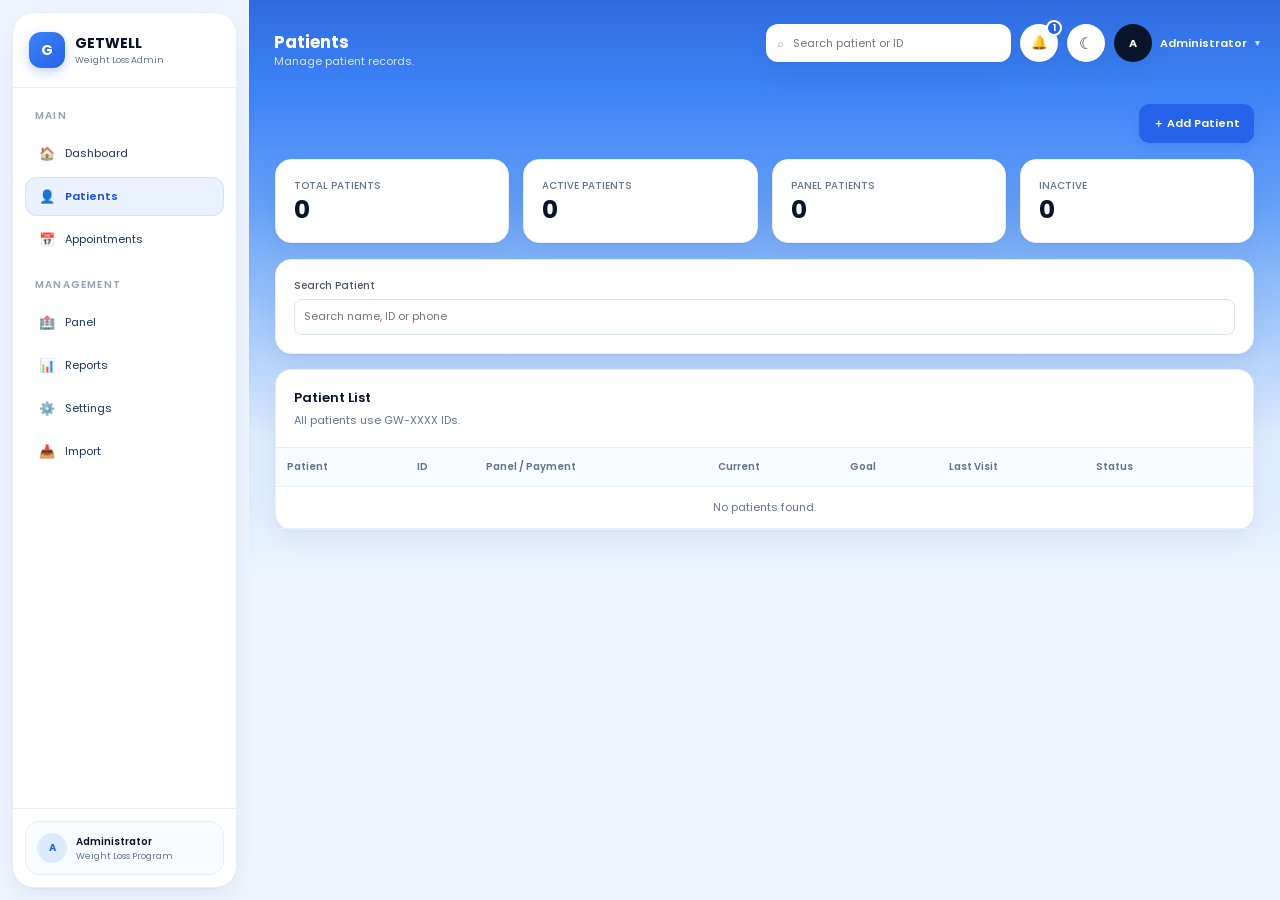
<file: patients.html>
<!doctype html><html><head><meta charset="utf-8"><meta name="viewport" content="width=device-width, initial-scale=1, viewport-fit=cover"><title>Patients | Getwell</title><link rel="stylesheet" href="styles.css?v=20260909-modal-save-fix-1"><script src="app.js?v=20260909-modal-save-fix-1"></script><style>
#addPatientModal.modal-wrap{display:none;position:fixed;inset:0;z-index:9999;align-items:center;justify-content:center;background:rgba(17,24,39,.48);pointer-events:none;}
#addPatientModal.modal-wrap.show{display:flex!important;pointer-events:auto!important;}
#addPatientModal .modal{pointer-events:auto;}
</style></head><body><div id="root"></div>
<div class="modal-wrap" id="addPatientModal"><div class="modal"><div class="modal-head"><div><h2>Add Patient</h2><p>Create a new patient record.</p></div><button id="closeAddTop" class="modal-close" type="button">×</button></div><div class="modal-body"><div class="form-grid">
<div class="form-group"><label>Full Name</label><input id="pName"></div>
<div class="form-group"><label>Patient ID</label><input id="pId" readonly placeholder="Auto-generated"></div>
<div class="form-group"><label>Phone</label><input id="pPhone"></div>
<div class="form-group"><label>Date of Birth</label><input id="pDob" type="date"></div>
<div class="form-group"><label>Gender</label><select id="pGender"><option value="">Select</option><option>Male</option><option>Female</option></select></div>
<div class="form-group"><label>Height (cm)</label><input id="pHeight" type="number"></div>
<div class="form-group"><label>Starting Weight (kg)</label><input id="pStart" type="number"></div>
<div class="form-group"><label>Goal Weight (kg)</label><input id="pGoal" type="number"></div>
<div class="form-group"><label>Program Start Date</label><input id="pStartDate" type="date"></div>
<div class="form-group"><label>Panel / Payment</label><select id="pPanel"></select></div>
<div class="form-group"><label>Doctor</label><select id="pDoctor"><option value="">Select doctor</option></select></div>
</div></div><div class="modal-foot"><button id="closeAddButton" class="secondary" type="button">Cancel</button><button id="savePatientButton" class="primary" type="button">Save Patient</button></div></div></div>
<script>
function renderPatientFormOptions(){
  const panelSelect = document.getElementById("pPanel");
  if(panelSelect){
    panelSelect.innerHTML = getwellPanelOptions()
      .map(panel => `<option value="${escapeHtml(panel.id)}">${escapeHtml(panel.name)}</option>`)
      .join("");
    panelSelect.value = "SELF_PAY";
  }
  const doctorSelect = document.getElementById("pDoctor");
  if(doctorSelect){
    doctorSelect.innerHTML =
      `<option value="">Select doctor</option>` +
      getwellDoctorOptions()
        .map(doctor => `<option value="${escapeHtml(doctor.name)}">${escapeHtml(doctor.name)}</option>`)
        .join("");
  }
}

/*
  Patient IDs now come from Settings -> Patient Management
  (prefix, digit width and next number) instead of being
  hardcoded to GW-0000. getwellAllocatePatientId() also skips
  any number already present in the store so an ID is never
  handed out twice.
*/
function generatePatientId(){
  return getwellAllocatePatientId().id;
}

/*
  The Patient ID field used to get its colours from an inline
  style set here (background:#f8fafc). An inline style beats
  the stylesheet, so in dark mode the field stayed near-white
  while its text went near-white too -- roughly 1:1 contrast,
  i.e. invisible.

  Colours now live in styles.css (#pId), which is theme-aware.
  Only the non-visual hint stays here.
*/
function styleGeneratedPatientId(){
  const el=document.getElementById("pId");
  if(!el) return;
  el.title="Patient ID is generated automatically";
}

function openAdd(){
  renderPatientFormOptions();
  document.getElementById("addPatientModal").classList.add("show");
  document.getElementById("pId").value=generatePatientId();
  styleGeneratedPatientId();
  /*
    getwellTodayKey() reads the LOCAL calendar day.
    new Date().toISOString().slice(0,10) returned yesterday
    between midnight and 8am in Malaysia (GMT+8).
  */
  document.getElementById("pStartDate").value=getwellTodayKey();
}

function closeAdd(){
  document.getElementById("addPatientModal").classList.remove("show");
}

/*
  ROOT CAUSE OF "A NEW PATIENT DOES NOT LOAD CORRECTLY"
  ---------------------------------------------------------
  upsertPatient() is ASYNCHRONOUS. It writes to localStorage
  straight away, but the Google Sheets round-trip it returns a
  promise for was never awaited: this function called it and
  immediately did

      location.href = "patient-profile.html?patient=..."

  The navigation tore down the page while the fetch to Apps
  Script was still in flight, so the write was cancelled and
  the patient never reached the Sheet. The profile page then
  opened, its 30-second sync read a Sheet snapshot that did not
  contain the new patient, and the record stayed half-present
  until somebody opened Edit Patient and saved it a second
  time -- which is exactly the workaround that was being used.

  savePatient() is now async and AWAITS the save. There is no
  timer and no arbitrary delay anywhere: the profile opens
  because the write genuinely finished.

  Offline behaviour is unchanged. saveStore() always commits to
  localStorage first and reports a failed remote write through
  the application's existing notification, so a clinic with no
  connection still gets a working local record and a visible
  warning rather than a silent success.
*/
async function savePatient(){
  const pNameEl=document.getElementById("pName");
  const pPhoneEl=document.getElementById("pPhone");
  const pDobEl=document.getElementById("pDob");
  const pGenderEl=document.getElementById("pGender");
  const pHeightEl=document.getElementById("pHeight");
  const pStartEl=document.getElementById("pStart");
  const pGoalEl=document.getElementById("pGoal");
  const pStartDateEl=document.getElementById("pStartDate");
  const pPanelEl=document.getElementById("pPanel");
  const pDoctorEl=document.getElementById("pDoctor");

  const name=String(pNameEl?.value||"").trim();
  if(!name){alert("Please enter the patient name.");return}

  const allocation=getwellAllocatePatientId();
  const id=allocation.id;
  const sw=Number(pStartEl?.value||0)||0;
  const pv=normalizePanelType(pPanelEl?.value||"SELF_PAY");
  const nm=name.split(/\s+/).map(x=>x[0]).join("").slice(0,2).toUpperCase();

  const p={
    id,name,initials:nm,status:getwellDefaultPatientStatus(),
    panelProvider:pv,otherPanelName:"",
    panelStatus:"Active",panelSuspensionNote:"",
    phone:pPhoneEl?.value||"",
    /* Date-only fields keep the exact string the date picker
       produced. No Date object, no toISOString(), no shift. */
    dob:getwellDateKey(pDobEl?.value||""),
    gender:pGenderEl?.value||"",
    height:pHeightEl?.value||"",startingWeight:sw,currentWeight:sw,
    goalWeight:Number(pGoalEl?.value||0)||0,
    startDate:getwellDateKey(pStartDateEl?.value||"")||getwellTodayKey(),
    doctor:pDoctorEl?.value||"",
    visits:[],claims:[],appointments:[],measurements:[]
  };

  const button=document.getElementById("savePatientButton");
  const originalLabel=button?button.textContent:"";
  if(button){
    button.disabled=true;
    button.textContent="Saving…";
  }

  let saveResult;

  try{
    /* THE FIX: wait for the record to be persisted locally AND
       pushed to Google Sheets before going anywhere. */
    saveResult=await upsertPatient(p);
  }catch(error){
    console.error("Unable to save the new patient:",error);
    saveResult={ok:false,error:error?.message||"Unexpected error while saving."};
  }finally{
    if(button){
      button.disabled=false;
      button.textContent=originalLabel;
    }
  }

  /* The ID series only advances once the record actually exists. */
  getwellAdvancePatientNumber(allocation.number);

  getwellLogActivity(
    "Add",
    "Patient",
    `${p.id} · ${p.name}`,
    `Panel: ${getPanelName(p)} · Doctor: ${p.doctor||"—"}`
  );

  /*
    saveStore() has already raised its own error toast if the
    Sheets write failed, so this only confirms the good case.
    The record is committed locally either way, which is what
    keeps the app usable with no connection.
  */
  if(saveResult && saveResult.ok === false){
    /*
      saveStore() has already explained WHY. The record stays in
      this browser and in the outbox so it is retried, but it is
      not described as saved, and the profile is not opened as
      though the Sheet were holding it.
    */
    getwellNotify(
      `Patient ${p.id} is NOT in Google Sheets yet. It is kept on this device and will be retried.`,
      "error"
    );
    closeAdd();
    renderPatients();
    return;
  }

  getwellNotify(`Patient ${p.id} saved to Google Sheets.`,"success");

  closeAdd();

  /* Verify the record can genuinely be read back before opening it. */
  if(!getPatient(p.id)){
    getwellNotify("The patient could not be read back after saving. Please try again.","error");
    renderPatients();
    return;
  }

  location.href="patient-profile.html?patient="+encodeURIComponent(p.id);
}

function renderPatients(q=""){
  const all = (typeof store === "function" ? (store().patients || []) : []);
  const search = String(q || "").toLowerCase();
  const ps = all.filter(p => (`${p.name||""} ${p.id||""} ${p.phone||""}`).toLowerCase().includes(search));
  const rows = document.getElementById("patientRows");
  const kpis = document.getElementById("patientKpis");
  if(!rows || !kpis) return;
  rows.innerHTML = ps.map(p => {
    const v = typeof latestVisit === "function" ? latestVisit(p) : null;
    const panelName = typeof getPanelName === "function" ? getPanelName(p) : (p.panelProvider || "Self-Pay");
    return `<tr><td><div class="cell-patient"><span class="avatar-small">${getwellPatientAvatar(p)}</span><span class="cell-patient-text"><strong>${escapeHtml(p.name||"")}</strong><div class="row-sub">${escapeHtml(p.phone||"—")}</div></span></div></td><td>${escapeHtml(p.id||"")}</td><td><span class="panel-chip">${escapeHtml(panelName)}</span></td><td>${escapeHtml(p.currentWeight||"—")} kg</td><td>${escapeHtml(p.goalWeight||"—")} kg</td><td>${escapeHtml(getwellDateKey(v?.dateKey)||"—")}</td><td><span class="badge ${p.status==="Active"?"green":"gray"}">${escapeHtml(p.status||"")}</span></td><td><a class="secondary" style="padding:7px 9px" href="patient-profile.html?patient=${encodeURIComponent(p.id||"")}">Open →</a></td></tr>`;
  }).join("") || `<tr><td colspan="8" class="notif-empty">No patients found.</td></tr>`;
  const panelCount = typeof patientUsesPanel === "function" ? all.filter(patientUsesPanel).length : 0;
  kpis.innerHTML = `<div class="kpi"><div class="kpi-label">TOTAL PATIENTS</div><div class="kpi-value">${all.length}</div></div><div class="kpi"><div class="kpi-label">ACTIVE PATIENTS</div><div class="kpi-value">${all.filter(p=>p.status==="Active").length}</div></div><div class="kpi"><div class="kpi-label">PANEL PATIENTS</div><div class="kpi-value">${panelCount}</div></div><div class="kpi"><div class="kpi-label">INACTIVE</div><div class="kpi-value">${all.filter(p=>p.status==="Inactive").length}</div></div>`;
}

document.getElementById("root").innerHTML=shell("Patients","patients",`<div class="page-head"><div></div><button id="addPatientButton" class="primary" type="button">＋ Add Patient</button></div><div class="kpi-grid" id="patientKpis"></div><div class="card" style="margin-bottom:15px"><div class="card-body"><div class="form-group"><label>Search Patient</label><input id="patientSearch" class="claim-input" oninput="renderPatients(this.value)" placeholder="Search name, ID or phone"></div></div></div><div class="card"><div class="card-head"><div><h2>Patient List</h2><p>All patients use GW-XXXX IDs.</p></div></div><div class="table-wrap"><table class="table"><thead><tr><th>Patient</th><th>ID</th><th>Panel / Payment</th><th>Current</th><th>Goal</th><th>Last Visit</th><th>Status</th><th></th></tr></thead><tbody id="patientRows"></tbody></table></div></div>`);

window.openAdd = openAdd;
window.closeAdd = closeAdd;
window.savePatient = savePatient;

const addPatientButton = document.getElementById("addPatientButton");
const closeAddTop = document.getElementById("closeAddTop");
const closeAddButton = document.getElementById("closeAddButton");
const savePatientButton = document.getElementById("savePatientButton");
if(addPatientButton) addPatientButton.addEventListener("click", openAdd);
if(closeAddTop) closeAddTop.addEventListener("click", closeAdd);
if(closeAddButton) closeAddButton.addEventListener("click", closeAdd);
if(savePatientButton) savePatientButton.addEventListener("click", savePatient);

renderPatients();
if(typeof renderNotifications === "function") renderNotifications();

/*
  The Add New Patient card on the dashboard links to
  patients.html?add=1 so it opens this existing modal rather
  than duplicating the Add Patient workflow anywhere else.
*/
if(new URLSearchParams(location.search).get("add") === "1"){
  openAdd();
  history.replaceState(null, "", "patients.html");
}

/* =========================================================
   BACKGROUND SYNC -> IN-PLACE REFRESH

   The patient table and the KPI row are re-rendered from the
   merged store. The search box keeps whatever was typed in it
   and the filtered result is rebuilt from that same text, so
   searching for "Mahmood" and waiting through a sync leaves
   both the query and the filtered rows exactly as they were.

   If the Add Patient modal is open the guard in app.js parks
   this callback until it closes.
========================================================= */

getwellOnDataUpdated(() => {
  const search = document.getElementById("patientSearch");
  renderPatients(search ? search.value : "");
  renderNotifications();
});

/* Panel / doctor / status lists come from Settings. */
getwellOnSettingsUpdated(() => {
  renderPatientFormOptions();
  const search = document.getElementById("patientSearch");
  renderPatients(search ? search.value : "");
});
</script></body></html>
</file>
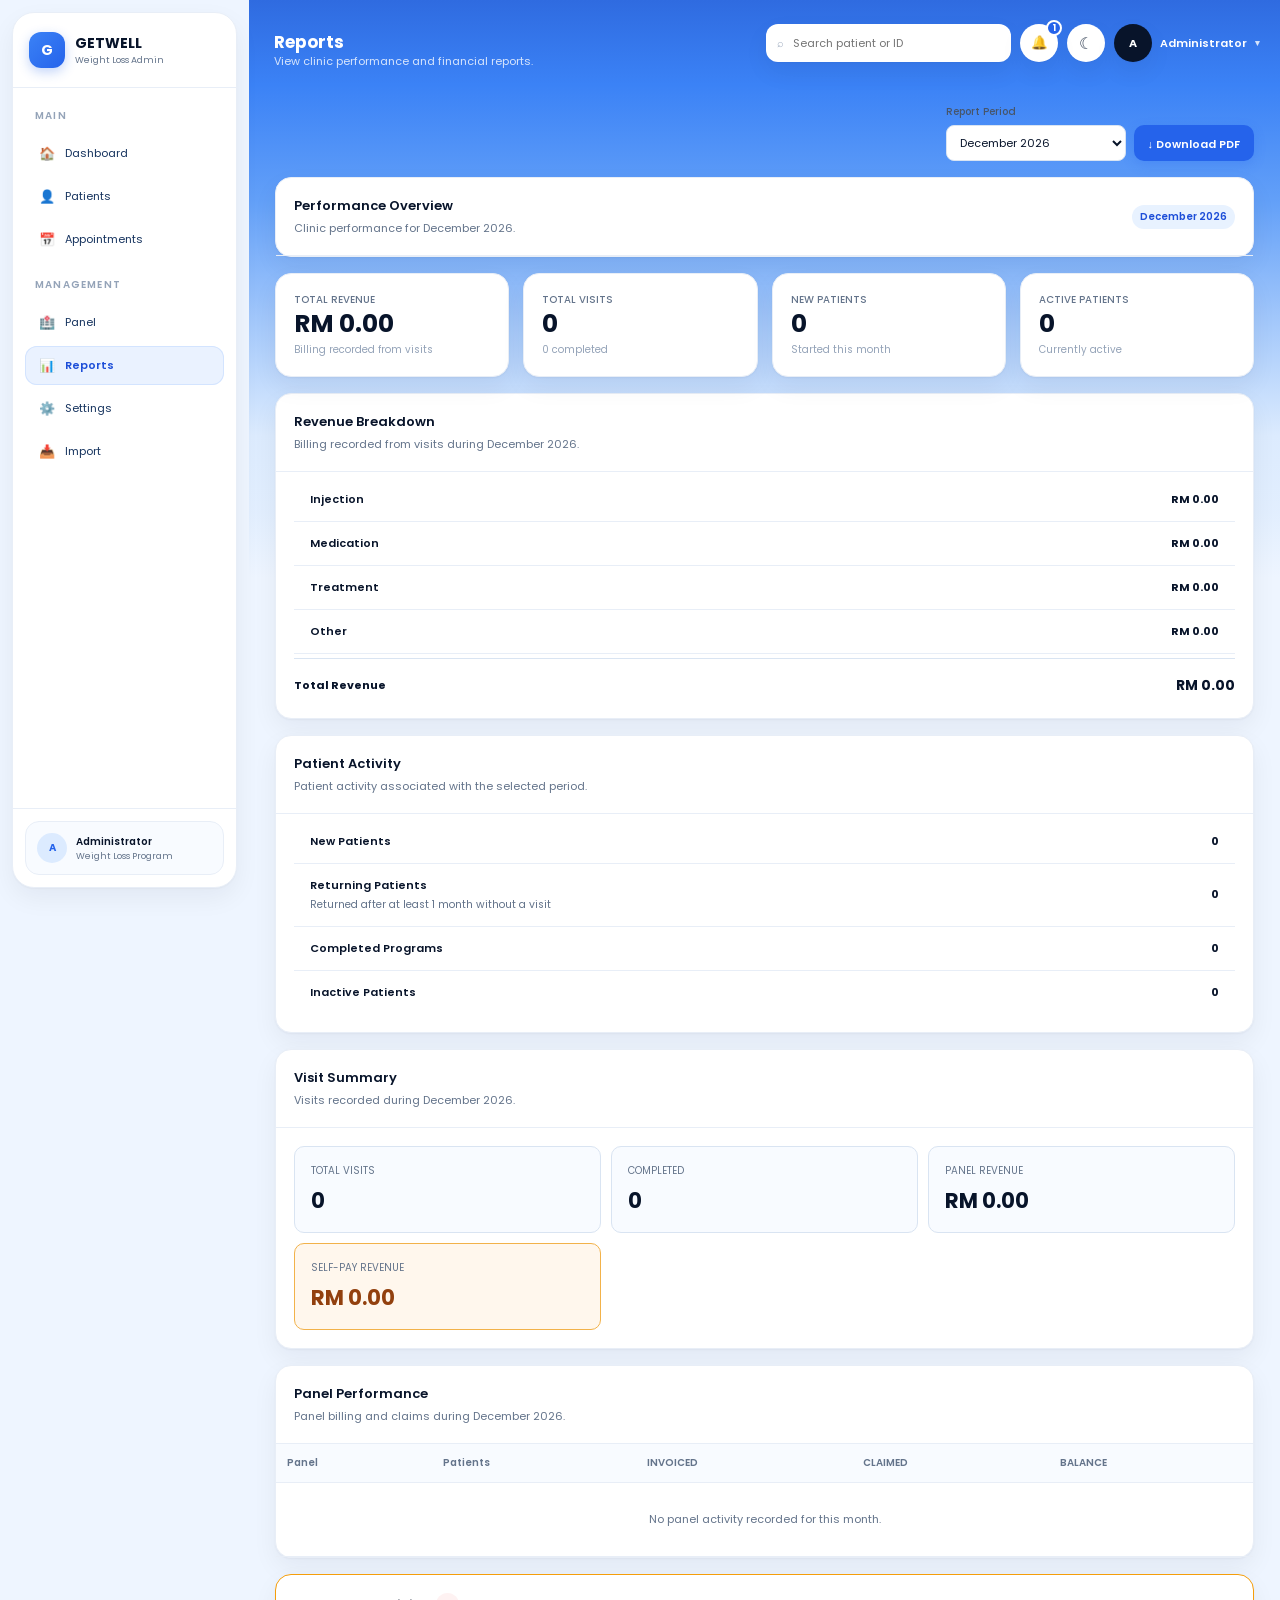
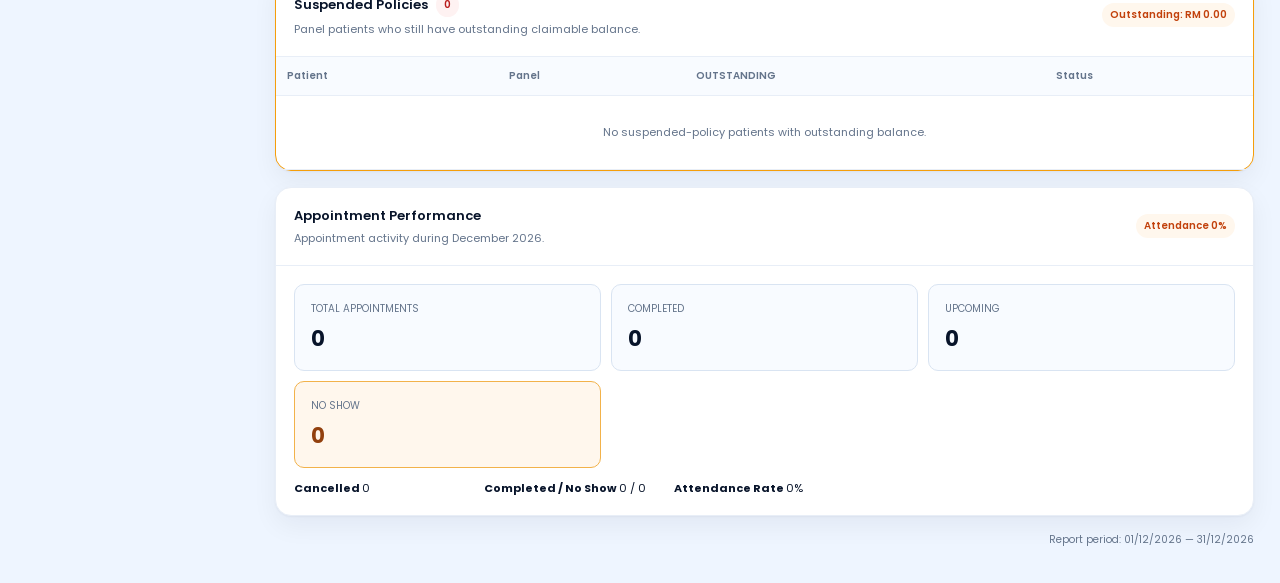
<file: reports.html>
<!doctype html>
<html lang="en">

<head>

<meta charset="utf-8">

<meta
  name="viewport"
  content="width=device-width, initial-scale=1, viewport-fit=cover"
>

<title>
  Reports | Getwell
</title>

<link
  rel="stylesheet"
  href="styles.css?v=20260909-modal-save-fix-1"
>

<script
  src="app.js?v=20260909-modal-save-fix-1"
></script>

</head>


<body>

<div id="root"></div>


<script>

/* =========================================================
   REPORTS PAGE
========================================================= */

document.getElementById("root").innerHTML = shell(
  "Reports",
  "reports",
  `

  <div class="page-head">

    <div></div>

    <div
      style="
        display:flex;
        gap:8px;
        align-items:flex-end;
        flex-wrap:wrap;
        justify-content:flex-end;
      "
    >

      <div
        class="form-group"
        style="min-width:180px"
      >

        <label>
          Report Period
        </label>

        <select
          id="reportMonth"
          class="claim-input"
          onchange="renderReports()"
        ></select>

      </div>


      <button
        type="button"
        id="downloadReportButton"
        class="primary"
        style="
          height:36px;
          display:flex;
          align-items:center;
          gap:7px;
        "
        onclick="downloadReportPDF()"
      >
        ↓ Download PDF
      </button>

    </div>

  </div>


  <div id="reportContent"></div>

  `
);


/* =========================================================
   REPORTS NAVIGATION
========================================================= */

(function(){

  document
    .querySelectorAll(".nav a")
    .forEach(link => {

      if(
        (
          link.textContent ||
          ""
        )
        .trim()
        .includes("Reports")
      ){

        link.href =
          "reports.html";

        link.classList.add(
          "active"
        );

      }

    });

})();


/* =========================================================
   DATE HELPERS
========================================================= */

function pad2(n){

  return String(n)
    .padStart(2,"0");

}


function getCurrentMonthKey(){

  const d =
    new Date();

  return (
    d.getFullYear()
    + "-"
    +
    pad2(
      d.getMonth()+1
    )
  );

}


function monthLabel(key){

  const [
    year,
    month
  ] =
    key
      .split("-")
      .map(Number);


  return new Date(
    year,
    month - 1,
    1
  )
  .toLocaleDateString(
    "en-MY",
    {
      month:"long",
      year:"numeric"
    }
  );

}


function getMonthRange(key){

  const [
    year,
    month
  ] =
    key
      .split("-")
      .map(Number);


  const start =
    `${year}-${pad2(month)}-01`;


  const lastDay =
    new Date(
      year,
      month,
      0
    )
    .getDate();


  const end =
    `${year}-${pad2(month)}-${pad2(lastDay)}`;


  return {
    year,
    month,
    start,
    end
  };

}


function isDateInMonth(
  dateValue,
  range
){

  const date =
    String(
      dateValue || ""
    )
    .slice(
      0,
      10
    );


  return (
    date &&
    date >= range.start &&
    date <= range.end
  );

}


function dateDisplay(
  dateValue
){

  if(!dateValue)
    return "—";


  const [
    y,
    m,
    d
  ] =
    String(
      dateValue
    )
    .slice(
      0,
      10
    )
    .split("-");


  if(
    !y ||
    !m ||
    !d
  ){

    return dateValue;

  }


  return `${d}/${m}/${y}`;

}


/* =========================================================
   MONTH SELECTOR
========================================================= */

function buildMonthSelector(){

  const select =
    document.getElementById(
      "reportMonth"
    );

  if(!select)
    return;

  const current =
    getCurrentMonthKey();

  const [
    currentYear,
    currentMonth
  ] =
    current
      .split("-")
      .map(Number);

  /*
    REPORT MONTH RANGE

    Reports are available from September 2025
    through the current month.

    Do not show months before September 2025.
  */

  const MIN_REPORT_YEAR = 2025;
  const MIN_REPORT_MONTH = 9; // September

  const options = [];

  for(
    let year=currentYear;
    year>=MIN_REPORT_YEAR;
    year--
  ){

    const maxMonth =
      year === currentYear
        ? currentMonth
        : 12;

    const minMonth =
      year === MIN_REPORT_YEAR
        ? MIN_REPORT_MONTH
        : 1;

    for(
      let month=maxMonth;
      month>=minMonth;
      month--
    ){

      const key =
        `${year}-${pad2(month)}`;

      options.push(`
        <option value="${key}">
          ${monthLabel(key)}
        </option>
      `);

    }

  }

  select.innerHTML =
    options.join("");

  /*
    Keep the current month selected.
  */

  if(
    [...select.options]
      .some(option => option.value === current)
  ){

    select.value =
      current;

  }else if(
    select.options.length
  ){

    select.selectedIndex = 0;

  }

}


/* =========================================================
   RETURNING PATIENT LOGIC

   Definition:
   Patient has a new visit during the selected month,
   and the previous visit was at least one month earlier.
========================================================= */

function isAtLeastOneMonthApart(
  previousDate,
  currentDate
){

  if(
    !previousDate ||
    !currentDate
  ){

    return false;

  }


  const previous =
    new Date(
      previousDate +
      "T00:00:00"
    );


  const current =
    new Date(
      currentDate +
      "T00:00:00"
    );


  const minimumReturnDate =
    new Date(
      previous
    );


  minimumReturnDate.setMonth(
    minimumReturnDate.getMonth()+1
  );


  return (
    current >=
    minimumReturnDate
  );

}


function getReturningPatientIds(
  patients,
  range
){

  const returning =
    new Set();


  patients.forEach(
    patient => {

      const visits =
        (patient.visits || [])
          .map(
            visit => {

              const date =
                String(
                  visit.dateKey ||
                  visit.date ||
                  ""
                )
                .slice(
                  0,
                  10
                );


              if(!date)
                return null;


              return {
                date
              };

            }
          )
          .filter(Boolean)
          .sort(
            (a,b)=>
              a.date.localeCompare(
                b.date
              )
          );


      if(
        visits.length < 2
      ){

        return;

      }


      for(
        let i=1;
        i<visits.length;
        i++
      ){

        const current =
          visits[i];


        const previous =
          visits[i-1];


        /*
          The new visit must be
          inside the selected month.
        */

        if(
          !isDateInMonth(
            current.date,
            range
          )
        ){

          continue;

        }


        /*
          Previous visit must be
          at least one month earlier.
        */

        if(
          isAtLeastOneMonthApart(
            previous.date,
            current.date
          )
        ){

          returning.add(
            patient.id
          );


          break;

        }

      }

    }
  );


  return returning;

}


/* =========================================================
   REPORT DATA
========================================================= */

function getReportData(
  monthKey
){

  const range =
    getMonthRange(
      monthKey
    );


  const patients =
    store().patients || [];


  const visits = [];

  const appointments = [];

  const claims = [];


  patients.forEach(
    patient => {

      /*
        VISITS
      */

      (
        patient.visits ||
        []
      )
      .forEach(
        visit => {

          const date =
            visit.dateKey ||
            visit.date ||
            "";


          if(
            isDateInMonth(
              date,
              range
            )
          ){

            visits.push({

              ...visit,

              patientId:
                patient.id,

              patientName:
                patient.name,

              patient

            });

          }

        }
      );


      /*
        APPOINTMENTS
      */

      (
        patient.appointments ||
        []
      )
      .forEach(
        appointment => {

          if(
            isDateInMonth(
              appointment.date,
              range
            )
          ){

            appointments.push({

              ...appointment,

              patientId:
                patient.id,

              patientName:
                patient.name,

              patient

            });

          }

        }
      );


      /*
        CLAIMS
      */

      (
        patient.claims ||
        []
      )
      .forEach(
        claim => {

          if(
            isDateInMonth(
              claim.claimDate,
              range
            )
          ){

            claims.push({

              ...claim,

              patientId:
                patient.id,

              patientName:
                patient.name,

              patient

            });

          }

        }
      );

    }
  );


  /* =======================================================
     REVENUE
  ======================================================== */

  let revenue = 0;

  let injection = 0;

  let medication = 0;

  let treatment = 0;

  let other = 0;

  let panelRevenue = 0;

  let selfPayRevenue = 0;


  visits.forEach(
    visit => {

      const billing =
        ensureVisit(
          visit
        ).billing;


      const total =
        visitTotal(
          visit
        );


      revenue +=
        total;


      /*
        Read the canonical charges array (same source as
        visitTotal and app.js finance()). The old code read
        the legacy visit.billing.*.price mirror fields, which
        are only rewritten when a visit is saved from this
        browser -- so any visit arriving from the Google Sheet
        showed a correct Total Revenue with every category
        sitting at RM 0.00.
      */

      injection +=
        visitCategoryTotal(visit,"Injection");


      medication +=
        visitCategoryTotal(visit,"Medication");


      treatment +=
        visitCategoryTotal(visit,"Treatment");


      other +=
        visitCategoryTotal(visit,"Additional");


      if(
        patientUsesPanel(
          visit.patient
        )
      ){

        panelRevenue +=
          total;

      }else{

        selfPayRevenue +=
          total;

      }

    }
  );


  /* =======================================================
     NEW PATIENTS
  ======================================================== */

  const newPatients =
    patients.filter(
      patient =>
        isDateInMonth(
          patient.startDate ||
          patient.programStartDate,
          range
        )
    );


  /* =======================================================
     RETURNING PATIENTS
  ======================================================== */

  const returningIds =
    getReturningPatientIds(
      patients,
      range
    );


  /*
    A new patient should not also
    appear as a returning patient.
  */

  newPatients.forEach(
    patient => {

      returningIds.delete(
        patient.id
      );

    }
  );


  const returningPatients =
    returningIds.size;


  /* =======================================================
     ACTIVE PATIENTS
  ======================================================== */

  const activePatients =
    patients.filter(
      patient => {

        const start =
          String(
            patient.startDate ||
            patient.programStartDate ||
            ""
          )
          .slice(
            0,
            10
          );


        return (
          start &&
          start <= range.end &&
          patient.status ===
            "Active"
        );

      }
    );


  /* =======================================================
     COMPLETED PROGRAMS
  ======================================================== */

  const completedPrograms =
    patients.filter(
      patient => {

        const status =
          String(
            patient.status ||
            ""
          )
          .toLowerCase();


        return (
          status ===
            "completed" ||
          status ===
            "goal achieved"
        );

      }
    );


  /* =======================================================
     INACTIVE
  ======================================================== */

  const inactivePatients =
    patients.filter(
      patient =>
        String(
          patient.status ||
          ""
        )
        .toLowerCase() ===
        "inactive"
    );


  /* =======================================================
     VISITS
  ======================================================== */

  const totalVisits =
    visits.length;


  const completedVisits =
    visits.filter(
      visit =>
        String(
          visit.status ||
          "Completed"
        )
        .toLowerCase() ===
        "completed"
    ).length;


  /* =======================================================
     PANEL PERFORMANCE
  ======================================================== */

  const panelMap = {};


  visits.forEach(
    visit => {

      if(
        !patientUsesPanel(
          visit.patient
        )
      ){

        return;

      }


      const panel =
        getPanelName(
          visit.patient
        );


      if(
        !panelMap[panel]
      ){

        panelMap[panel] = {

          panel,

          patients:
            new Set(),

          invoiced:0,

          claimed:0

        };

      }


      panelMap[
        panel
      ]
      .patients
      .add(
        visit.patientId
      );


      panelMap[
        panel
      ]
      .invoiced +=
        visitTotal(
          visit
        );

    }
  );


  claims.forEach(
    claim => {

      if(
        !patientUsesPanel(
          claim.patient
        )
      ){

        return;

      }


      const panel =
        getPanelName(
          claim.patient
        );


      if(
        !panelMap[panel]
      ){

        panelMap[panel] = {

          panel,

          patients:
            new Set(),

          invoiced:0,

          claimed:0

        };

      }


      panelMap[
        panel
      ]
      .patients
      .add(
        claim.patientId
      );


      panelMap[
        panel
      ]
      .claimed +=
        +claim.amount ||
        0;

    }
  );


  const panelRows =
    Object.values(
      panelMap
    )
    .map(
      row => ({

        panel:
          row.panel,

        patients:
          row.patients.size,

        invoiced:
          row.invoiced,

        claimed:
          row.claimed,

        balance:
          Math.max(
            0,
            row.invoiced -
            row.claimed
          )

      })
    )
    .sort(
      (a,b)=>
        b.invoiced -
        a.invoiced
    );


  /* =======================================================
     SUSPENDED POLICIES
  ======================================================== */

  const suspendedPatients =
    patients.filter(
      patient =>
        isPanelSuspended(
          patient
        ) &&
        finance(
          patient
        ).balance > 0
    );


  const suspendedOutstanding =
    suspendedPatients.reduce(
      (
        total,
        patient
      ) =>
        total +
        finance(
          patient
        ).balance,
      0
    );


  /* =======================================================
     APPOINTMENTS
  ======================================================== */

  const appointmentStatus = {

    total:
      appointments.length,

    completed:
      appointments.filter(
        appointment =>
          appointment.status ===
          "Completed"
      ).length,

    upcoming:
      appointments.filter(
        appointment =>
          appointment.status ===
          "Upcoming"
      ).length,

    noShow:
      appointments.filter(
        appointment =>
          appointment.status ===
          "No Show"
      ).length,

    cancelled:
      appointments.filter(
        appointment =>
          appointment.status ===
          "Cancelled"
      ).length

  };


  /*
    Attendance excludes cancelled appointments.
  */

  const attendanceBase =
    appointmentStatus.completed +
    appointmentStatus.noShow;


  const attendanceRate =
    attendanceBase
      ? Math.round(
          (
            appointmentStatus.completed /
            attendanceBase
          ) * 100
        )
      : 0;


  return {

    monthKey,

    monthLabel:
      monthLabel(
        monthKey
      ),

    range,

    revenue,

    injection,

    medication,

    treatment,

    other,

    panelRevenue,

    selfPayRevenue,

    newPatients,

    returningPatients,

    activePatients,

    completedPrograms,

    inactivePatients,

    totalVisits,

    completedVisits,

    panelRows,

    suspendedPatients,

    suspendedOutstanding,

    appointmentStatus,

    attendanceRate

  };

}


/* =========================================================
   REPORT MONEY
========================================================= */

function reportMoney(n){

  return money(n);

}


/* =========================================================
   EMPTY TABLE
========================================================= */

function emptyRow(
  colspan,
  text
){

  return `

    <tr>

      <td
        colspan="${colspan}"
        style="
          text-align:center;
          padding:28px;
          color:var(--muted);
        "
      >

        ${text}

      </td>

    </tr>

  `;

}


/* =========================================================
   MAIN REPORT RENDER
========================================================= */

function renderReports(){

  const select =
    document.getElementById(
      "reportMonth"
    );


  const monthKey =
    select?.value ||
    getCurrentMonthKey();


  const data =
    getReportData(
      monthKey
    );


  const content =
    document.getElementById(
      "reportContent"
    );


  if(!content)
    return;


  content.innerHTML = `


  <!-- =====================================================
       PERFORMANCE OVERVIEW
  ====================================================== -->

  <div
    class="card"
    style="
      margin-bottom:16px;
    "
  >

    <div class="card-head">

      <div>

        <h2>
          Performance Overview
        </h2>

        <p>
          Clinic performance for
          ${data.monthLabel}.
        </p>

      </div>


      <span class="badge blue">

        ${data.monthLabel}

      </span>

    </div>

  </div>


  <!-- =====================================================
       KPI
  ====================================================== -->

  <div class="kpi-grid">


    <div class="kpi">

      <div class="kpi-label">
        TOTAL REVENUE
      </div>

      <div class="kpi-value">
        ${reportMoney(
          data.revenue
        )}
      </div>

      <div class="kpi-sub">
        Billing recorded from visits
      </div>

    </div>


    <div class="kpi">

      <div class="kpi-label">
        TOTAL VISITS
      </div>

      <div class="kpi-value">
        ${data.totalVisits}
      </div>

      <div class="kpi-sub">
        ${data.completedVisits}
        completed
      </div>

    </div>


    <div class="kpi">

      <div class="kpi-label">
        NEW PATIENTS
      </div>

      <div class="kpi-value">
        ${data.newPatients.length}
      </div>

      <div class="kpi-sub">
        Started this month
      </div>

    </div>


    <div class="kpi">

      <div class="kpi-label">
        ACTIVE PATIENTS
      </div>

      <div class="kpi-value">
        ${data.activePatients.length}
      </div>

      <div class="kpi-sub">
        Currently active
      </div>

    </div>


  </div>


  <!-- =====================================================
       REVENUE BREAKDOWN

       FULL WIDTH.
       No grid wrapper.
  ====================================================== -->

  <div
    class="card"
    style="
      margin-top:16px;
      margin-bottom:16px;
    "
  >

    <div class="card-head">

      <div>

        <h2>
          Revenue Breakdown
        </h2>

        <p>
          Billing recorded from visits
          during ${data.monthLabel}.
        </p>

      </div>

    </div>


    <div
      class="card-body"
      style="
        padding-top:6px;
      "
    >


      <div class="row">

        <div class="row-main">

          <div class="row-title">
            Injection
          </div>

        </div>

        <strong>
          ${reportMoney(
            data.injection
          )}
        </strong>

      </div>


      <div class="row">

        <div class="row-main">

          <div class="row-title">
            Medication
          </div>

        </div>

        <strong>
          ${reportMoney(
            data.medication
          )}
        </strong>

      </div>


      <div class="row">

        <div class="row-main">

          <div class="row-title">
            Treatment
          </div>

        </div>

        <strong>
          ${reportMoney(
            data.treatment
          )}
        </strong>

      </div>


      <div class="row">

        <div class="row-main">

          <div class="row-title">
            Other
          </div>

        </div>

        <strong>
          ${reportMoney(
            data.other
          )}
        </strong>

      </div>


      <div
        style="
          display:flex;
          justify-content:space-between;
          align-items:center;
          padding:16px 0 4px;
          border-top:1px solid var(--border);
          margin-top:4px;
        "
      >

        <strong>
          Total Revenue
        </strong>

        <strong
          style="
            font-size:14px;
          "
        >

          ${reportMoney(
            data.revenue
          )}

        </strong>

      </div>


    </div>

  </div>


  <!-- =====================================================
       PATIENT ACTIVITY

       Separate card.
       Explicit 16px gap from Revenue Breakdown.
  ====================================================== -->

  <div
    class="card"
    style="
      margin-top:16px;
      margin-bottom:16px;
    "
  >

    <div class="card-head">

      <div>

        <h2>
          Patient Activity
        </h2>

        <p>
          Patient activity associated
          with the selected period.
        </p>

      </div>

    </div>


    <div
      class="card-body"
      style="
        padding-top:6px;
      "
    >


      <div class="row">

        <div class="row-main">

          <div class="row-title">
            New Patients
          </div>

        </div>

        <strong>
          ${data.newPatients.length}
        </strong>

      </div>


      <div class="row">

        <div class="row-main">

          <div class="row-title">
            Returning Patients
          </div>

          <div class="row-sub">
            Returned after at least
            1 month without a visit
          </div>

        </div>

        <strong>
          ${data.returningPatients}
        </strong>

      </div>


      <div class="row">

        <div class="row-main">

          <div class="row-title">
            Completed Programs
          </div>

        </div>

        <strong>
          ${data.completedPrograms.length}
        </strong>

      </div>


      <div class="row">

        <div class="row-main">

          <div class="row-title">
            Inactive Patients
          </div>

        </div>

        <strong>
          ${data.inactivePatients.length}
        </strong>

      </div>


    </div>

  </div>


  <!-- =====================================================
       VISIT SUMMARY
  ====================================================== -->

  <div
    class="card"
    style="
      margin-bottom:16px;
    "
  >

    <div class="card-head">

      <div>

        <h2>
          Visit Summary
        </h2>

        <p>
          Visits recorded during
          ${data.monthLabel}.
        </p>

      </div>

    </div>


    <div class="card-body">

      <div class="finance-grid">


        <div class="finance-card">

          <div class="label">
            TOTAL VISITS
          </div>

          <div class="value">
            ${data.totalVisits}
          </div>

        </div>


        <div class="finance-card">

          <div class="label">
            COMPLETED
          </div>

          <div class="value">
            ${data.completedVisits}
          </div>

        </div>


        <div class="finance-card">

          <div class="label">
            PANEL REVENUE
          </div>

          <div class="value">
            ${reportMoney(
              data.panelRevenue
            )}
          </div>

        </div>


        <div class="finance-card balance">

          <div class="label">
            SELF-PAY REVENUE
          </div>

          <div class="value">
            ${reportMoney(
              data.selfPayRevenue
            )}
          </div>

        </div>


      </div>

    </div>

  </div>


  <!-- =====================================================
       PANEL PERFORMANCE
  ====================================================== -->

  <div
    class="card"
    style="
      margin-bottom:16px;
    "
  >

    <div class="card-head">

      <div>

        <h2>
          Panel Performance
        </h2>

        <p>
          Panel billing and claims
          during ${data.monthLabel}.
        </p>

      </div>

    </div>


    <div class="table-wrap">

      <table class="table">

        <thead>

          <tr>

            <th>
              Panel
            </th>

            <th>
              Patients
            </th>

            <th>
              INVOICED
            </th>

            <th>
              CLAIMED
            </th>

            <th>
              BALANCE
            </th>

          </tr>

        </thead>


        <tbody>

          ${
            data.panelRows.length

              ? data.panelRows
                  .map(
                    row => `

                      <tr>

                        <td>

                          <strong>
                            ${escapeHtml(row.panel)}
                          </strong>

                        </td>


                        <td>
                          ${row.patients}
                        </td>


                        <td>
                          ${reportMoney(
                            row.invoiced
                          )}
                        </td>


                        <td>
                          ${reportMoney(
                            row.claimed
                          )}
                        </td>


                        <td>

                          <span
                            class="
                              badge
                              ${
                                row.balance > 0
                                  ? "orange"
                                  : "green"
                              }
                            "
                          >

                            ${reportMoney(
                              row.balance
                            )}

                          </span>

                        </td>

                      </tr>

                    `
                  )
                  .join("")

              : emptyRow(
                  5,
                  "No panel activity recorded for this month."
                )
          }

        </tbody>

      </table>

    </div>

  </div>


  <!-- =====================================================
       SUSPENDED POLICIES
  ====================================================== -->

  <div
    class="card"
    style="
      margin-bottom:16px;
      border-color:#F59E0B;
    "
  >

    <div class="card-head">

      <div>

        <div
          style="
            display:flex;
            align-items:center;
            gap:8px;
          "
        >

          <h2>
            Suspended Policies
          </h2>

          <span class="badge red">
            ${data.suspendedPatients.length}
          </span>

        </div>


        <p>
          Panel patients who still have
          outstanding claimable balance.
        </p>

      </div>


      <div class="badge orange">

        Outstanding:
        ${reportMoney(
          data.suspendedOutstanding
        )}

      </div>

    </div>


    <div class="table-wrap">

      <table class="table">

        <thead>

          <tr>

            <th>
              Patient
            </th>

            <th>
              Panel
            </th>

            <th>
              OUTSTANDING
            </th>

            <th>
              Status
            </th>

          </tr>

        </thead>


        <tbody>

          ${
            data.suspendedPatients.length

              ? data.suspendedPatients
                  .map(
                    patient => `

                      <tr>

                        <td>

                          <strong>
                            ${escapeHtml(patient.name)}
                          </strong>

                          <div
                            class="row-sub"
                          >
                            ${escapeHtml(patient.id)}
                          </div>

                        </td>


                        <td>

                          <span
                            class="panel-chip"
                          >
                            ${getPanelName(
                              patient
                            )}
                          </span>

                        </td>


                        <td>

                          <span
                            class="badge red"
                          >

                            ${reportMoney(
                              finance(
                                patient
                              ).balance
                            )}

                          </span>

                        </td>


                        <td>

                          <span
                            class="badge red"
                          >
                            SUSPENDED
                          </span>

                        </td>

                      </tr>

                    `
                  )
                  .join("")

              : emptyRow(
                  4,
                  "No suspended-policy patients with outstanding balance."
                )
          }

        </tbody>

      </table>

    </div>

  </div>


  <!-- =====================================================
       APPOINTMENT PERFORMANCE
  ====================================================== -->

  <div
    class="card"
    style="
      margin-bottom:16px;
    "
  >

    <div class="card-head">

      <div>

        <h2>
          Appointment Performance
        </h2>

        <p>
          Appointment activity during
          ${data.monthLabel}.
        </p>

      </div>


      <span
        class="
          badge
          ${
            data.attendanceRate >= 80
              ? "green"
              : "orange"
          }
        "
      >

        Attendance
        ${data.attendanceRate}%

      </span>

    </div>


    <div class="card-body">

      <div class="finance-grid">


        <div class="finance-card">

          <div class="label">
            TOTAL APPOINTMENTS
          </div>

          <div class="value">
            ${data.appointmentStatus.total}
          </div>

        </div>


        <div class="finance-card">

          <div class="label">
            COMPLETED
          </div>

          <div class="value">
            ${data.appointmentStatus.completed}
          </div>

        </div>


        <div class="finance-card">

          <div class="label">
            UPCOMING
          </div>

          <div class="value">
            ${data.appointmentStatus.upcoming}
          </div>

        </div>


        <div class="finance-card balance">

          <div class="label">
            NO SHOW
          </div>

          <div class="value">
            ${data.appointmentStatus.noShow}
          </div>

        </div>


      </div>


      <div
        class="breakdown"
        style="
          margin-top:12px;
        "
      >

        <div>

          <strong>
            Cancelled
          </strong>

          <span>
            ${data.appointmentStatus.cancelled}
          </span>

        </div>


        <div>

          <strong>
            Completed / No Show
          </strong>

          <span>
            ${data.appointmentStatus.completed}
            /
            ${data.appointmentStatus.noShow}
          </span>

        </div>


        <div>

          <strong>
            Attendance Rate
          </strong>

          <span>
            ${data.attendanceRate}%
          </span>

        </div>

      </div>

    </div>

  </div>


  <div
    style="
      font-size:10px;
      color:var(--muted);
      text-align:right;
      margin-top:4px;
    "
  >

    Report period:
    ${dateDisplay(
      data.range.start
    )}
    —
    ${dateDisplay(
      data.range.end
    )}

  </div>


  `;

  applyReportVisibility();

}


/* =========================================================
   REPORT SECTION VISIBILITY

   Settings -> Reports writes these flags but nothing ever
   read them, so every section always rendered. Rather than
   restructure the template, each rendered card is matched by
   its heading and hidden when its flag is off. The KPI row
   belongs to Performance Overview.
========================================================= */

const REPORT_SECTION_FLAGS = {
  "Performance Overview":     "showPerformance",
  "Revenue Breakdown":        "showRevenue",
  "Patient Activity":         "showPatientActivity",
  "Visit Summary":            "showVisitSummary",
  "Panel Performance":        "showPanelPerformance",
  "Suspended Policies":       "showSuspendedPolicies",
  "Appointment Performance":  "showAppointmentPerformance"
};


function applyReportVisibility(){

  const flags =
    getwellReportSettings();


  const content =
    document.getElementById("reportContent");

  if(!content)
    return;


  content
    .querySelectorAll(".card")
    .forEach(card => {

      const heading =
        card.querySelector("h2");

      if(!heading)
        return;


      const key =
        REPORT_SECTION_FLAGS[
          heading.textContent.trim()
        ];

      if(!key)
        return;


      card.style.display =
        flags[key] === false
          ? "none"
          : "";

    });


  /* The KPI row is part of Performance Overview. */

  const kpis =
    content.querySelector(".kpi-grid");

  if(kpis){

    kpis.style.display =
      flags.showPerformance === false
        ? "none"
        : "";

  }


  /* Download PDF button. */

  const pdfButton =
    document.getElementById("downloadReportButton");

  if(pdfButton){

    pdfButton.style.display =
      flags.showDownloadPDF === false
        ? "none"
        : "";

  }

}


/* =========================================================
   PDF
========================================================= */

let pdfLibraryPromise =
  null;


function loadPDFLibrary(){

  if(
    window.jspdf &&
    window.jspdf.jsPDF
  ){

    return Promise.resolve(
      window.jspdf.jsPDF
    );

  }


  if(
    pdfLibraryPromise
  ){

    return pdfLibraryPromise;

  }


  pdfLibraryPromise =
    new Promise(
      (
        resolve,
        reject
      ) => {

        const script =
          document.createElement(
            "script"
          );


        script.src =
          "https://cdnjs.cloudflare.com/ajax/libs/jspdf/2.5.1/jspdf.umd.min.js";


        script.onload =
          () => {

            if(
              window.jspdf &&
              window.jspdf.jsPDF
            ){

              resolve(
                window.jspdf.jsPDF
              );

            }else{

              reject(
                new Error(
                  "PDF library unavailable."
                )
              );

            }

          };


        script.onerror =
          () => {

            reject(
              new Error(
                "Unable to load PDF library."
              )
            );

          };


        document.head.appendChild(
          script
        );

      }
    );


  return pdfLibraryPromise;

}


function pdfMoney(n){

  return `RM ${
    Number(n || 0)
      .toLocaleString(
        "en-MY",
        {
          minimumFractionDigits:2,
          maximumFractionDigits:2
        }
      )
  }`;

}


function addPDFHeader(
  doc,
  data
){

  doc.setFont(
    "helvetica",
    "bold"
  );

  doc.setFontSize(
    17
  );

  doc.text(
    "GETWELL CLINIC",
    40,
    42
  );


  doc.setFontSize(
    13
  );

  doc.text(
    "Monthly Performance Report",
    40,
    61
  );


  doc.setFont(
    "helvetica",
    "normal"
  );

  doc.setFontSize(
    9
  );

  doc.text(
    data.monthLabel,
    40,
    76
  );


  doc.text(
    `Report period: ${data.range.start} to ${data.range.end}`,
    40,
    90
  );


  doc.setDrawColor(
    210,
    218,
    230
  );


  doc.line(
    40,
    101,
    552,
    101
  );

}


function ensurePDFSpace(
  doc,
  y,
  needed=30
){

  if(
    y + needed <= 800
  ){

    return y;

  }


  doc.addPage();


  return 42;

}


function pdfSectionTitle(
  doc,
  title,
  y
){

  y =
    ensurePDFSpace(
      doc,
      y,
      28
    );


  doc.setFont(
    "helvetica",
    "bold"
  );


  doc.setFontSize(
    11
  );


  doc.text(
    title,
    40,
    y
  );


  return y + 18;

}


function pdfRow(
  doc,
  label,
  value,
  y
){

  y =
    ensurePDFSpace(
      doc,
      y,
      18
    );


  doc.setFont(
    "helvetica",
    "normal"
  );


  doc.setFontSize(
    9
  );


  doc.text(
    String(label),
    48,
    y
  );


  doc.text(
    String(value),
    552,
    y,
    {
      align:"right"
    }
  );


  return y + 16;

}


function pdfTable(
  doc,
  headers,
  rows,
  y,
  widths
){

  const x0 =
    40;


  const rowH =
    20;


  const totalW =
    widths.reduce(
      (a,b) =>
        a+b,
      0
    );


  y =
    ensurePDFSpace(
      doc,
      y,
      80
    );


  doc.setFillColor(
    236,
    242,
    250
  );


  doc.rect(
    x0,
    y-13,
    totalW,
    rowH,
    "F"
  );


  doc.setFont(
    "helvetica",
    "bold"
  );


  doc.setFontSize(
    8
  );


  let x =
    x0;


  headers.forEach(
    (
      header,
      index
    ) => {

      doc.text(
        String(header),
        x+6,
        y
      );


      x +=
        widths[index];

    }
  );


  y +=
    rowH;


  doc.setFont(
    "helvetica",
    "normal"
  );


  rows.forEach(
    row => {

      y =
        ensurePDFSpace(
          doc,
          y,
          rowH+8
        );


      let xx =
        x0;


      row.forEach(
        (
          cell,
          index
        ) => {

          doc.text(
            String(
              cell ??
              "—"
            ),
            xx+6,
            y
          );


          xx +=
            widths[index];

        }
      );


      doc.setDrawColor(
        225,
        231,
        239
      );


      doc.line(
        x0,
        y+6,
        x0+totalW,
        y+6
      );


      y +=
        rowH;

    }
  );


  return y+8;

}


async function downloadReportPDF(){

  const monthKey =
    document
      .getElementById(
        "reportMonth"
      )
      ?.value ||
    getCurrentMonthKey();


  const data =
    getReportData(
      monthKey
    );


  try{

    const jsPDF =
      await loadPDFLibrary();


    const doc =
      new jsPDF({

        orientation:
          "portrait",

        unit:
          "pt",

        format:
          "a4"

      });


    addPDFHeader(
      doc,
      data
    );


    let y =
      125;


    y =
      pdfSectionTitle(
        doc,
        "Performance Overview",
        y
      );


    y =
      pdfRow(
        doc,
        "Total Revenue",
        pdfMoney(
          data.revenue
        ),
        y
      );


    y =
      pdfRow(
        doc,
        "Total Visits",
        data.totalVisits,
        y
      );


    y =
      pdfRow(
        doc,
        "New Patients",
        data.newPatients.length,
        y
      );


    y =
      pdfRow(
        doc,
        "Active Patients",
        data.activePatients.length,
        y
      );


    y +=
      8;


    y =
      pdfSectionTitle(
        doc,
        "Revenue Breakdown",
        y
      );


    y =
      pdfRow(
        doc,
        "Injection",
        pdfMoney(
          data.injection
        ),
        y
      );


    y =
      pdfRow(
        doc,
        "Medication",
        pdfMoney(
          data.medication
        ),
        y
      );


    y =
      pdfRow(
        doc,
        "Treatment",
        pdfMoney(
          data.treatment
        ),
        y
      );


    y =
      pdfRow(
        doc,
        "Other",
        pdfMoney(
          data.other
        ),
        y
      );


    y =
      pdfRow(
        doc,
        "Total Revenue",
        pdfMoney(
          data.revenue
        ),
        y
      );


    y +=
      8;


    y =
      pdfSectionTitle(
        doc,
        "Patient Activity",
        y
      );


    y =
      pdfRow(
        doc,
        "New Patients",
        data.newPatients.length,
        y
      );


    y =
      pdfRow(
        doc,
        "Returning Patients",
        data.returningPatients,
        y
      );


    y =
      pdfRow(
        doc,
        "Completed Programs",
        data.completedPrograms.length,
        y
      );


    y =
      pdfRow(
        doc,
        "Inactive Patients",
        data.inactivePatients.length,
        y
      );


    y +=
      8;


    y =
      pdfSectionTitle(
        doc,
        "Visit Summary",
        y
      );


    y =
      pdfRow(
        doc,
        "Total Visits",
        data.totalVisits,
        y
      );


    y =
      pdfRow(
        doc,
        "Completed Visits",
        data.completedVisits,
        y
      );


    y =
      pdfRow(
        doc,
        "Panel Revenue",
        pdfMoney(
          data.panelRevenue
        ),
        y
      );


    y =
      pdfRow(
        doc,
        "Self-Pay Revenue",
        pdfMoney(
          data.selfPayRevenue
        ),
        y
      );


    y +=
      8;


    y =
      pdfSectionTitle(
        doc,
        "Panel Performance",
        y
      );


    y =
      pdfTable(
        doc,
        [
          "Panel",
          "Patients",
          "Invoiced",
          "Claimed",
          "Balance"
        ],
        data.panelRows.map(
          row => [

            row.panel,

            row.patients,

            pdfMoney(
              row.invoiced
            ),

            pdfMoney(
              row.claimed
            ),

            pdfMoney(
              row.balance
            )

          ]
        ),
        y,
        [
          105,
          65,
          115,
          115,
          112
        ]
      );


    y +=
      8;


    y =
      pdfSectionTitle(
        doc,
        "Suspended Policies",
        y
      );


    y =
      pdfRow(
        doc,
        "Suspended Patients",
        data.suspendedPatients.length,
        y
      );


    y =
      pdfRow(
        doc,
        "Total Outstanding",
        pdfMoney(
          data.suspendedOutstanding
        ),
        y
      );


    y +=
      8;


    y =
      pdfSectionTitle(
        doc,
        "Appointment Performance",
        y
      );


    y =
      pdfRow(
        doc,
        "Total Appointments",
        data.appointmentStatus.total,
        y
      );


    y =
      pdfRow(
        doc,
        "Completed",
        data.appointmentStatus.completed,
        y
      );


    y =
      pdfRow(
        doc,
        "Upcoming",
        data.appointmentStatus.upcoming,
        y
      );


    y =
      pdfRow(
        doc,
        "No Show",
        data.appointmentStatus.noShow,
        y
      );


    y =
      pdfRow(
        doc,
        "Cancelled",
        data.appointmentStatus.cancelled,
        y
      );


    y =
      pdfRow(
        doc,
        "Attendance Rate",
        `${data.attendanceRate}%`,
        y
      );


    const pages =
      doc.getNumberOfPages();


    for(
      let page=1;
      page<=pages;
      page++
    ){

      doc.setPage(
        page
      );


      doc.setFont(
        "helvetica",
        "normal"
      );


      doc.setFontSize(
        7.5
      );


      doc.setTextColor(
        100,
        116,
        139
      );


      doc.text(
        `Getwell Clinic · ${data.monthLabel} · Page ${page} of ${pages}`,
        40,
        820
      );


      doc.setTextColor(
        0,
        0,
        0
      );

    }


    doc.save(
      `Getwell-Clinic-Report-${monthKey}.pdf`
    );


  }catch(error){

    console.error(
      error
    );


    alert(
      "The PDF generator could not load. The browser print dialog will open so you can save the report as PDF."
    );


    window.print();

  }

}


/* =========================================================
   PRINT STYLE
========================================================= */

const printStyle =
  document.createElement(
    "style"
  );


printStyle.textContent = `

@media print{

  .sidebar,
  .topbar,
  .page-head button,
  #reportMonth,
  .global-notification-wrap,
  .theme-toggle,
  .user-avatar,
  .search-box{
    display:none !important;
  }

  .main{
    margin-left:0 !important;
  }

  .content{
    padding:12px !important;
  }

  .card,
  .kpi{
    box-shadow:none !important;
  }

}

`;


document.head.appendChild(
  printStyle
);


/* =========================================================
   START
========================================================= */

buildMonthSelector();

renderReports();

renderNotifications();


/* =========================================================
   BACKGROUND SYNC -> IN-PLACE REFRESH

   renderReports() reads the selected month from #reportMonth,
   so the chosen report period is preserved. buildMonthSelector()
   is deliberately NOT re-run: it would reset the selection to
   the current month.
========================================================= */

getwellOnDataUpdated(() => {
  renderReports();
  renderNotifications();
});

/* Settings control which report sections are visible. */
getwellOnSettingsUpdated(() => {
  renderReports();
});

</script>

</body>

</html>
</file>
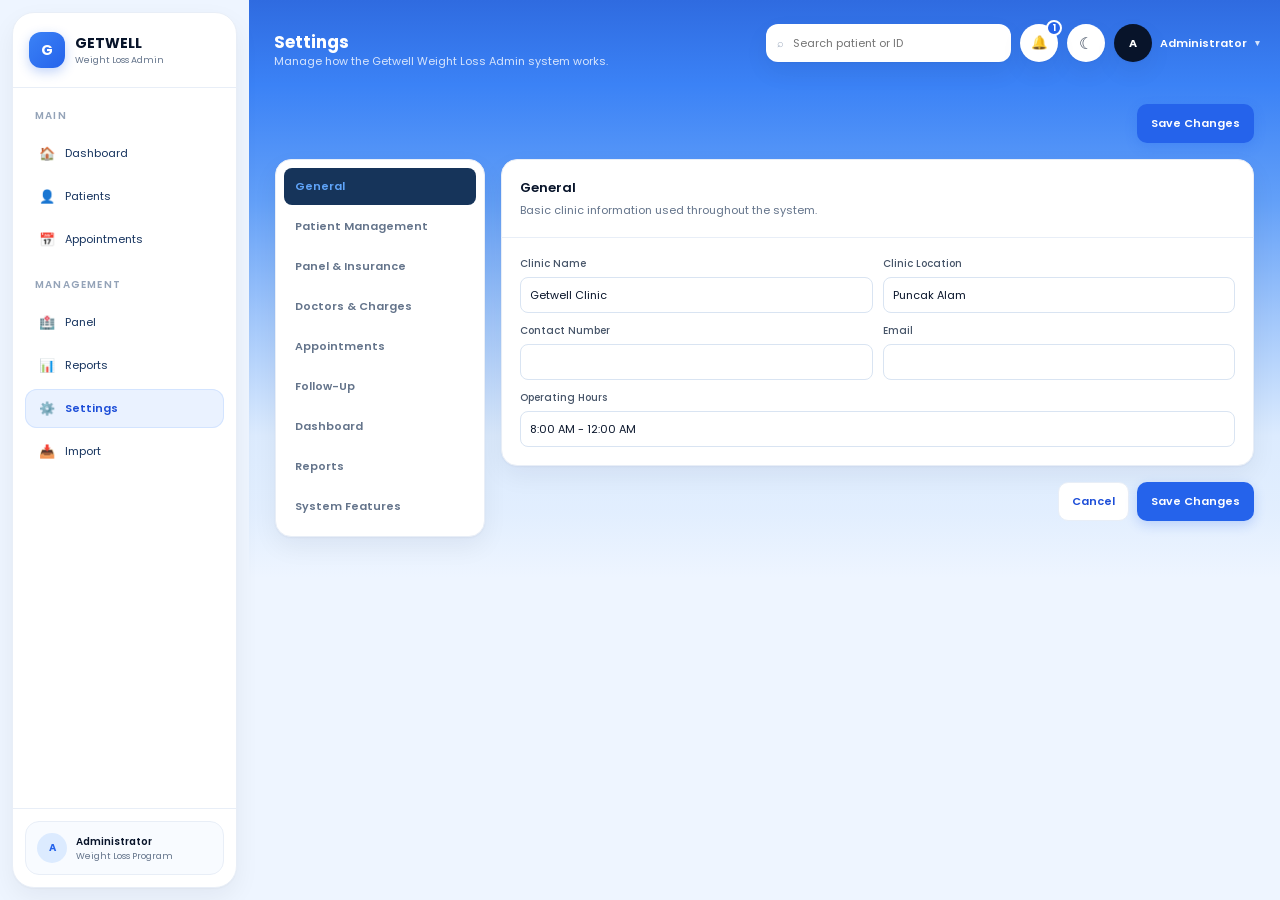
<file: settings.html>
<!doctype html>
<html lang="en">

<head>

  <meta charset="utf-8">

  <meta
    name="viewport"
    content="width=device-width, initial-scale=1, viewport-fit=cover"
  >

  <title>Settings | Getwell</title>

  <link
    rel="stylesheet"
    href="styles.css?v=20260909-modal-save-fix-1"
  >

  <script
    src="app.js?v=20260909-modal-save-fix-1"
  ></script>

</head>


<body>

<div id="root"></div>


<script>

/* =========================================================
   GETWELL SYSTEM CONFIGURATION
========================================================= */

const SETTINGS_KEY =
  "GETWELL_SYSTEM_CONFIG_V1";


const SETTINGS_UPDATED_KEY =
  "GETWELL_SETTINGS_UPDATED";


/* =========================================================
   DEFAULT SETTINGS
========================================================= */

const DEFAULT_SETTINGS = {

  /* -------------------------------------------------------
     GENERAL
  ------------------------------------------------------- */

  general: {

    clinicName:
      "Getwell Clinic",

    clinicLocation:
      "Puncak Alam",

    contactNumber:
      "",

    email:
      "",

    operatingHours:
      "8:00 AM - 12:00 AM"

  },


  /* -------------------------------------------------------
     PATIENT
  ------------------------------------------------------- */

  patient: {

    idPrefix:
      "GW-",

    idDigits:
      4,

    nextNumber:
      1,

    autoGenerateId:
      true,


    statuses: [

      {
        name:
          "Active",

        enabled:
          true
      },

      {
        name:
          "Inactive",

        enabled:
          true
      },

      {
        name:
          "Completed",

        enabled:
          true
      }

    ],


    defaultStatus:
      "Active"

  },


  /* -------------------------------------------------------
     PANEL & INSURANCE
     
     SELF-PAY IS NOT INCLUDED HERE.
     It is displayed separately as the
     permanent built-in option.
  ------------------------------------------------------- */

  panels: [

    {
      id:
        "PMCARE",

      name:
        "PMCARE",

      enabled:
        true
    },

    {
      id:
        "UITM",

      name:
        "UITM",

      enabled:
        true
    },

    {
      id:
        "COMPUMED",

      name:
        "COMPUMED",

      enabled:
        true
    },

    {
      id:
        "MICARE",

      name:
        "MiCare",

      enabled:
        true
    },

    {
      id:
        "SELCARE",

      name:
        "SELCARE",

      enabled:
        true
    },

    {
      id:
        "IHP",

      name:
        "IHP",

      enabled:
        true
    },

    {
      id:
        "ASP",

      name:
        "ASP",

      enabled:
        true
    },

    {
      id:
        "HEALTHCONNECT",

      name:
        "HEALTHCONNECT",

      enabled:
        true
    },

    {
      id:
        "EMAS",

      name:
        "EMAS",

      enabled:
        true
    },

    {
      id:
        "SPONSORED",

      name:
        "SPONSORED",

      enabled:
        true
    }

  ],

  /* -------------------------------------------------------
     DOCTORS
  ------------------------------------------------------- */
  doctors: [],

  /* -------------------------------------------------------
     VISIT CHARGE CATALOG
  ------------------------------------------------------- */
  chargeCatalog: {
    Injection: [],
    Medication: [],
    Treatment: [],
    Additional: []
  },


  /* -------------------------------------------------------
     VISIT TYPES

     Visit Type on the Add Visit form used to be a free-text
     box. It is a dropdown now, fed from this list, so it uses
     the SAME Settings architecture as doctors, panels and the
     charge catalog rather than a separate store.

     {id, name, enabled} deliberately matches the charge
     catalog shape. Setting enabled:false removes a type from
     NEW visits without touching any visit already saved with
     it -- the visit record stores the type NAME, so history is
     self-contained.

     Must stay in step with getwellDefaultSystemSettings()
     in app.js, which is the READ side.
  ------------------------------------------------------- */
  visitTypes: [
    {id:"VT-CONSULTATION",  name:"Consultation",       enabled:true},
    {id:"VT-FOLLOWUP",      name:"Follow-up",          enabled:true},
    {id:"VT-INJECTION",     name:"Injection",          enabled:true},
    {id:"VT-REVIEW",        name:"Weight Loss Review", enabled:true},
    {id:"VT-MEDREVIEW",     name:"Medication Review",  enabled:true},
    {id:"VT-PROCEDURE",     name:"Procedure",          enabled:true},
    {id:"VT-OTHER",         name:"Other",              enabled:true}
  ],


  /* -------------------------------------------------------
     APPOINTMENTS
  ------------------------------------------------------- */

  appointments: {

    statuses: [

      {
        name:
          "Upcoming",

        enabled:
          true
      },

      {
        name:
          "Completed",

        enabled:
          true
      },

      {
        name:
          "No Show",

        enabled:
          true
      },

      {
        name:
          "Cancelled",

        enabled:
          true
      }

    ],


    types: [
      {name:"Weight Loss Injection", enabled:true},
      {name:"Consultation", enabled:true},
      {name:"Follow-Up", enabled:true},
      {name:"Body Composition Review", enabled:true},
      {name:"Medication Review", enabled:true},
      {name:"Treatment", enabled:true},
      {name:"Other", enabled:true}
    ],

    defaultStatus:
      "Upcoming",

    defaultType:
      "Follow-Up",

    defaultDuration:
      30

  },


  /* -------------------------------------------------------
     FOLLOW UP
  ------------------------------------------------------- */

  followUp: {

    dueAfterDays:
      5,

    overdueAfterDays:
      7,

    defaultDays:
      5,

    minDays:
      1,

    maxDays:
      30,

    specialIntervals:
      []

  },


  /* -------------------------------------------------------
     DASHBOARD
  ------------------------------------------------------- */

  dashboard: {

    showTotalPatients:
      true,

    showActivePatients:
      true,

    showDueFollowUp:
      true,

    showPanelPatients:
      true,

    showAttention:
      true,

    showPanelClaimOverview:
      true

  },


  /* -------------------------------------------------------
     REPORTS
  ------------------------------------------------------- */

  reports: {

    showPerformance:
      true,

    showRevenue:
      true,

    showPatientActivity:
      true,

    showVisitSummary:
      true,

    showPanelPerformance:
      true,

    showSuspendedPolicies:
      true,

    showAppointmentPerformance:
      true,

    showDownloadPDF:
      true

  },


  /* -------------------------------------------------------
     SYSTEM FEATURES
  ------------------------------------------------------- */

  features: {

    patients:
      true,

    appointments:
      true,

    panel:
      true,

    reports:
      true,

    followUpAlerts:
      true,

    panelClaims:
      true

  }

};


/* =========================================================
   DEEP CLONE
========================================================= */

function deepClone(
  object
){

  return JSON.parse(
    JSON.stringify(
      object
    )
  );

}


/* =========================================================
   MERGE SETTINGS
========================================================= */

function mergeSettings(
  defaults,
  saved
){

  if(
    Array.isArray(
      defaults
    )
  ){

    return Array.isArray(
      saved
    )
      ? saved
      : deepClone(
          defaults
        );

  }


  if(
    defaults &&
    typeof defaults ===
      "object"
  ){

    const result =
      {};


    Object.keys(
      defaults
    )
    .forEach(
      key => {

        result[key] =
          mergeSettings(

            defaults[key],

            saved &&
            saved[key] !==
              undefined

              ? saved[key]

              : defaults[key]

          );

      }
    );


    return result;

  }


  return saved !==
    undefined

      ? saved

      : defaults;

}


/* =========================================================
   GET SETTINGS

   IMPORTANT:
   Existing saved settings may only contain
   the original 5 panels.

   We automatically add the missing panels.
========================================================= */

function getSettings(){

  const raw =
    localStorage.getItem(
      SETTINGS_KEY
    );


  /* -------------------------------------------------------
     NO SAVED SETTINGS
  ------------------------------------------------------- */

  if(!raw){

    const initial =
      deepClone(
        DEFAULT_SETTINGS
      );


    localStorage.setItem(

      SETTINGS_KEY,

      JSON.stringify(
        initial
      )

    );


    return initial;

  }


  /* -------------------------------------------------------
     READ SAVED SETTINGS
  ------------------------------------------------------- */

  try{

    const saved =
      JSON.parse(
        raw
      );


    const result =
      mergeSettings(

        DEFAULT_SETTINGS,

        saved

      );


    /* -----------------------------------------------------
       ADD ANY NEW PANEL THAT DOES NOT EXIST YET

       This prevents the old saved 5-panel configuration
       from blocking the new panels.
    ----------------------------------------------------- */

    const existingPanels =

      Array.isArray(
        result.panels
      )

        ? result.panels

        : [];


    const existingIds =
      new Set(

        existingPanels.map(

          panel =>

            String(
              panel.id
            )
            .toUpperCase()

        )

      );


    /*
      Backfill runs ONCE per browser.

      It used to run on every load, which meant a built-in
      panel the user deleted was silently re-added the next
      time Settings was opened and written back on the next
      Save -- so PMCARE, MiCare and the rest could never
      actually be removed.
    */

    if(saved.panelsBackfilled !== true){

      DEFAULT_SETTINGS.panels
        .forEach(

          defaultPanel => {

            const id =

              String(
                defaultPanel.id
              )
              .toUpperCase();


            if(
              !existingIds.has(
                id
              )
            ){

              existingPanels.push(

                deepClone(
                  defaultPanel
                )

              );

            }

          }

        );

      result.panelsBackfilled = true;

    }else{

      result.panelsBackfilled = true;

    }


    result.panels =
      existingPanels;


    return result;

  }


  catch(error){

    console.error(
      "Unable to read Getwell system settings:",
      error
    );


    return deepClone(
      DEFAULT_SETTINGS
    );

  }

}


/* =========================================================
   SAVE SETTINGS
========================================================= */

function saveSettings(){

  settings.updatedAt = new Date().toISOString();

  localStorage.setItem(
    SETTINGS_KEY,
    JSON.stringify(settings)
  );

  localStorage.setItem(
    SETTINGS_UPDATED_KEY,
    String(Date.now())
  );

  if(typeof getwellRemoteSaveSettings === "function"){
    getwellRemoteSaveSettings(settings).then(result=>{
      if(!result.ok){
        console.error("[Getwell] Settings were saved locally but not to Google Sheets:",result.error);
      }
    });
  }
}


/* =========================================================
   CURRENT SETTINGS
========================================================= */

let settings =
  getSettings();


/* =========================================================
   RENDER PAGE
========================================================= */

document.getElementById(
  "root"
).innerHTML = shell(

  "Settings",

  "settings",

  `

  <div class="page-head">

    <div></div>

    <button
      class="primary"
      onclick="saveAllSettings()"
    >
      Save Changes
    </button>

  </div>


  <div
    class="settings-layout"
    style="
      display:grid;
      gap:16px;
      align-items:start;
    "
  >


    <!-- =================================================
         LEFT SETTINGS MENU
    ================================================== -->

    <div
      class="card"
      style="
        padding:8px;
        position:sticky;
        top:16px;
      "
    >

      <button
        class="settings-tab active"
        data-section="general"
        onclick="
          showSettingsSection(
            'general'
          )
        "
      >
        General
      </button>


      <button
        class="settings-tab"
        data-section="patient"
        onclick="
          showSettingsSection(
            'patient'
          )
        "
      >
        Patient Management
      </button>


      <button
        class="settings-tab"
        data-section="panels"
        onclick="
          showSettingsSection(
            'panels'
          )
        "
      >
        Panel & Insurance
      </button>


      <button
        class="settings-tab"
        data-section="catalog"
        onclick="
          showSettingsSection(
            'catalog'
          )
        "
      >
        Doctors & Charges
      </button>


      <button
        class="settings-tab"
        data-section="appointments"
        onclick="
          showSettingsSection(
            'appointments'
          )
        "
      >
        Appointments
      </button>


      <button
        class="settings-tab"
        data-section="followUp"
        onclick="
          showSettingsSection(
            'followUp'
          )
        "
      >
        Follow-Up
      </button>


      <button
        class="settings-tab"
        data-section="dashboard"
        onclick="
          showSettingsSection(
            'dashboard'
          )
        "
      >
        Dashboard
      </button>


      <button
        class="settings-tab"
        data-section="reports"
        onclick="
          showSettingsSection(
            'reports'
          )
        "
      >
        Reports
      </button>


      <button
        class="settings-tab"
        data-section="features"
        onclick="
          showSettingsSection(
            'features'
          )
        "
      >
        System Features
      </button>

    </div>


    <!-- =================================================
         RIGHT CONTENT
    ================================================== -->

    <div>


      <!-- =================================================
           GENERAL
      ================================================== -->

      <section
        id="section-general"
        class="settings-section"
      >

        <div class="card">

          <div class="card-head">

            <div>

              <h2>
                General
              </h2>

              <p>
                Basic clinic information used
                throughout the system.
              </p>

            </div>

          </div>


          <div class="card-body">

            <div class="form-grid">


              <div class="form-group">

                <label>
                  Clinic Name
                </label>

                <input
                  id="clinicName"
                >

              </div>


              <div class="form-group">

                <label>
                  Clinic Location
                </label>

                <input
                  id="clinicLocation"
                >

              </div>


              <div class="form-group">

                <label>
                  Contact Number
                </label>

                <input
                  id="contactNumber"
                >

              </div>


              <div class="form-group">

                <label>
                  Email
                </label>

                <input
                  id="clinicEmail"
                >

              </div>


              <div class="form-group full">

                <label>
                  Operating Hours
                </label>

                <input
                  id="operatingHours"
                >

              </div>


            </div>

          </div>

        </div>

      </section>


      <!-- =================================================
           PATIENT MANAGEMENT
      ================================================== -->

      <section
        id="section-patient"
        class="settings-section"
        hidden
      >


        <div
          class="card"
          style="margin-bottom:16px;"
        >

          <div class="card-head">

            <div>

              <h2>
                Patient ID
              </h2>

              <p>
                Control how new Patient IDs are generated.
              </p>

            </div>

          </div>


          <div class="card-body">

            <div class="form-grid">


              <div class="form-group">

                <label>
                  ID Prefix
                </label>

                <input
                  id="patientIdPrefix"
                >

              </div>


              <div class="form-group">

                <label>
                  Number of Digits
                </label>

                <input
                  id="patientIdDigits"
                  type="number"
                  min="1"
                  max="8"
                >

              </div>


              <div class="form-group">

                <label>
                  Next Patient Number
                </label>

                <input
                  id="patientNextNumber"
                  type="number"
                  min="1"
                >

              </div>


              <div
                class="form-group"
                style="
                  display:flex;
                  align-items:flex-end;
                "
              >

                <label
                  style="
                    display:flex;
                    align-items:center;
                    gap:8px;
                    height:36px;
                  "
                >

                  <input
                    id="autoGeneratePatientId"
                    type="checkbox"
                    style="
                      width:15px;
                      height:15px;
                    "
                  >

                  Automatically generate Patient ID

                </label>

              </div>


            </div>


            <div
              class="card"
              style="
                margin-top:16px;
                background:var(--surface);
              "
            >

              <div
                style="
                  padding:14px;
                "
              >

                <div
                  style="
                    font-size:10px;
                    color:var(--muted);
                  "
                >
                  PREVIEW
                </div>


                <div
                  id="patientIdPreview"
                  style="
                    font-size:20px;
                    font-weight:700;
                    margin-top:5px;
                  "
                ></div>

              </div>

            </div>

          </div>

        </div>


        <!-- PATIENT STATUS -->

        <div class="card">

          <div class="card-head">

            <div>

              <h2>
                Patient Status
              </h2>

              <p>
                Control the status options available
                throughout patient management.
              </p>

            </div>


            <button
              class="secondary"
              onclick="
                addPatientStatus()
              "
            >
              + Add Status
            </button>

          </div>


          <div
            id="patientStatusList"
            class="card-body"
          ></div>


          <div
            class="card-body"
            style="
              border-top:1px solid var(--border);
            "
          >

            <div class="form-group">

              <label>
                Default Status For New Patients
              </label>

              <select
                id="defaultPatientStatus"
              ></select>

            </div>

          </div>

        </div>


      </section>


      <!-- =================================================
           PANEL & INSURANCE
      ================================================== -->

      <section
        id="section-panels"
        class="settings-section"
        hidden
      >

        <div class="card">

          <div class="card-head">

            <div>

              <h2>
                Panel & Insurance
              </h2>

              <p>
                Add, disable or rename panel providers.
              </p>

            </div>


            <button
              class="secondary"
              onclick="
                addPanel()
              "
            >
              + Add Panel
            </button>

          </div>


          <div
            id="panelList"
            class="card-body"
          ></div>

        </div>

      </section>


      <!-- =================================================
           APPOINTMENTS
      ================================================== -->

      <section
        id="section-catalog"
        class="settings-section"
        hidden
      >

        <div class="card" style="margin-bottom:16px;">
          <div class="card-head">
            <div>
              <h2>Doctors</h2>
              <p>Doctors listed here can be selected when creating appointments and patient records.</p>
            </div>
            <button class="secondary" type="button" onclick="addDoctor()">＋ Add Doctor</button>
          </div>
          <div class="card-body">
            <div id="doctorSettingsList"></div>
          </div>
        </div>

        <div class="card" style="margin-bottom:16px;">
          <div class="card-head">
            <div>
              <h2>Visit Types</h2>
              <p>These fill the Visit Type dropdown on Add Visit. Switching one off removes it from new visits; visits already saved with it keep it.</p>
            </div>
            <button class="secondary" type="button" onclick="addVisitType()">＋ Add Visit Type</button>
          </div>
          <div class="card-body">
            <div id="visitTypeSettings"></div>
          </div>
        </div>

        <div class="card">
          <div class="card-head">
            <div>
              <h2>Visit Charges</h2>
              <p>Manage selectable items and default prices for Injection, Medication, Treatment and Additional.</p>
            </div>
          </div>
          <div class="card-body">
            <div id="chargeCatalogSettings"></div>
          </div>
        </div>

      </section>


      <section
        id="section-appointments"
        class="settings-section"
        hidden
      >

        <div class="card">

          <div class="card-head">

            <div>

              <h2>
                Appointment Settings
              </h2>

              <p>
                Control appointment statuses and defaults.
              </p>

            </div>


            <button
              class="secondary"
              onclick="
                addAppointmentStatus()
              "
            >
              + Add Status
            </button>

          </div>


          <div class="card-body">

            <div
              id="appointmentStatusList"
            ></div>


            <div
              style="
                margin-top:16px;
                padding-top:16px;
                border-top:1px solid var(--border);
              "
            >

              <div class="form-grid">


                <div class="form-group">

                  <label>
                    Default Appointment Status
                  </label>

                  <select
                    id="defaultAppointmentStatus"
                  ></select>

                </div>


                <div class="form-group">

                  <label>
                    Default Duration (minutes)
                  </label>

                  <input
                    id="appointmentDuration"
                    type="number"
                    min="5"
                    step="5"
                  >

                </div>


              </div>

            </div>

          </div>

        </div>

        <div class="card" style="margin-top:16px;">
          <div class="card-head">
            <div>
              <h2>Appointment Types</h2>
              <p>Manage the appointment types available in Add/Edit Appointment.</p>
            </div>
            <button class="secondary" type="button" onclick="addAppointmentType()">+ Add Type</button>
          </div>
          <div class="card-body">
            <div id="appointmentTypeList"></div>
            <div class="form-grid" style="margin-top:16px;padding-top:16px;border-top:1px solid var(--border);">
              <div class="form-group">
                <label>Default Appointment Type</label>
                <select id="defaultAppointmentType"></select>
              </div>
            </div>
          </div>
        </div>

      </section>


      <!-- =================================================
           FOLLOW UP
      ================================================== -->

      <section
        id="section-followUp"
        class="settings-section"
        hidden
      >

        <div class="card">

          <div class="card-head">

            <div>

              <h2>
                Follow-Up Rules
              </h2>

              <p>
                Control when patients appear in
                follow-up alerts.
              </p>

            </div>

          </div>


          <div class="card-body">

            <div class="form-grid">


              <div class="form-group">

                <label>
                  Due After (days)
                </label>

                <input
                  id="followUpDue"
                  type="number"
                  min="1"
                >

              </div>


              <div class="form-group">

                <label>
                  Overdue After (days)
                </label>

                <input
                  id="followUpOverdue"
                  type="number"
                  min="1"
                >

              </div>

              <div class="form-group">
                <label>Default Follow-Up (days)</label>
                <input id="followUpDefaultDays" type="number" min="1" max="365">
              </div>

              <div class="form-group">
                <label>Minimum Follow-Up (days)</label>
                <input id="followUpMinDays" type="number" min="1" max="365">
              </div>

              <div class="form-group">
                <label>Maximum Follow-Up (days)</label>
                <input id="followUpMaxDays" type="number" min="1" max="365">
              </div>

            </div>

            <div class="form-group" style="margin-top:16px;">
              <label>Follow-Up Message Template</label>
              <textarea id="followUpMessageTemplate" rows="7"
                placeholder="Enter the default follow-up message staff can edit before copying."></textarea>
              <div class="hint" style="margin-top:6px;">
                This is the default message loaded by “Follow Up Now”. Staff can still edit it for each patient before copying.
              </div>
            </div>

          </div>

        </div>

      </section>


      <!-- =================================================
           DASHBOARD
      ================================================== -->

      <section
        id="section-dashboard"
        class="settings-section"
        hidden
      >

        <div class="card">

          <div class="card-head">

            <div>

              <h2>
                Dashboard
              </h2>

              <p>
                Choose which dashboard sections are displayed.
              </p>

            </div>

          </div>


          <div
            id="dashboardOptions"
            class="card-body"
          ></div>

        </div>

      </section>


      <!-- =================================================
           REPORTS
      ================================================== -->

      <section
        id="section-reports"
        class="settings-section"
        hidden
      >

        <div class="card">

          <div class="card-head">

            <div>

              <h2>
                Reports
              </h2>

              <p>
                Control which sections appear on the
                monthly performance report.
              </p>

            </div>

          </div>


          <div
            id="reportOptions"
            class="card-body"
          ></div>

        </div>

      </section>


      <!-- =================================================
           SYSTEM FEATURES
      ================================================== -->

      <section
        id="section-features"
        class="settings-section"
        hidden
      >

        <div class="card">

          <div class="card-head">

            <div>

              <h2>
                System Features
              </h2>

              <p>
                Enable or disable major features
                across the application.
              </p>

            </div>

          </div>


          <div
            id="featureOptions"
            class="card-body"
          ></div>

        </div>

      </section>


      <!-- =================================================
           BOTTOM ACTIONS
      ================================================== -->

      <div
        style="
          display:flex;
          justify-content:flex-end;
          gap:8px;
          margin-top:16px;
        "
      >

        <button
          class="secondary"
          onclick="
            reloadSettings()
          "
        >
          Cancel
        </button>


        <button
          class="primary"
          onclick="
            saveAllSettings()
          "
        >
          Save Changes
        </button>

      </div>


      <div
        id="saveMessage"
        style="
          text-align:right;
          font-size:10px;
          color:#16A34A;
          margin-top:7px;
          min-height:14px;
        "
      ></div>


    </div>

  </div>

  `

);


/* =========================================================
   SETTINGS-SPECIFIC CSS
========================================================= */

const settingsStyle =
  document.createElement(
    "style"
  );


settingsStyle.textContent = `

.settings-tab{

  display:block;

  width:100%;

  border:0;

  background:transparent;

  text-align:left;

  padding:10px 11px;

  border-radius:8px;

  font-family:inherit;

  font-size:11px;

  font-weight:600;

  color:var(--muted);

  cursor:pointer;

  margin-bottom:3px;

}


.settings-tab:hover{

  background:var(--surface);

  color:var(--navy);

}


.settings-tab.active{

  background:#16345A;

  color:#60A5FA;

}


.settings-section[hidden]{

  display:none !important;

}


.settings-item{

  display:flex;

  align-items:center;

  justify-content:space-between;

  gap:15px;

  padding:13px 0;

  border-bottom:
    1px solid var(--border-light);

}


.settings-item:last-child{

  border-bottom:0;

}


.settings-item-main{

  min-width:0;

}


.settings-item-title{

  font-size:11px;

  font-weight:600;

}


.settings-item-sub{

  font-size:9px;

  color:var(--muted);

  margin-top:3px;

}


.settings-actions{

  display:flex;

  align-items:center;

  gap:7px;

}


.settings-toggle{

  width:38px;

  height:21px;

  border-radius:999px;

  border:0;

  background:#CBD5E1;

  position:relative;

  cursor:pointer;

  flex:0 0 auto;

}


.settings-toggle::after{

  content:"";

  position:absolute;

  top:3px;

  left:3px;

  width:15px;

  height:15px;

  border-radius:50%;

  background:#fff;

  transition:.15s;

}


.settings-toggle.on{

  background:#2563EB;

}


.settings-toggle.on::after{

  left:20px;

}


.settings-input{

  width:180px;

  height:34px;

  border:1px solid var(--border);

  border-radius:8px;

  background:var(--card);

  color:var(--navy);

  padding:0 9px;

  font:inherit;

  font-size:10px;

}


.settings-small-button{

  height:30px;

  padding:0 9px;

  border-radius:7px;

  border:1px solid var(--border);

  background:var(--card);

  color:var(--navy);

  font:inherit;

  font-size:9px;

  cursor:pointer;

}


.settings-small-button:hover{

  background:var(--surface);

}


.settings-danger{

  color:#DC2626;

  border-color:#FCA5A5;

}

`;


document.head.appendChild(
  settingsStyle
);


/* =========================================================
   GENERAL
========================================================= */

function loadGeneral(){

  document.getElementById(
    "clinicName"
  ).value =
    settings.general.clinicName;


  document.getElementById(
    "clinicLocation"
  ).value =
    settings.general.clinicLocation;


  document.getElementById(
    "contactNumber"
  ).value =
    settings.general.contactNumber;


  document.getElementById(
    "clinicEmail"
  ).value =
    settings.general.email;


  document.getElementById(
    "operatingHours"
  ).value =
    settings.general.operatingHours;

}


/* =========================================================
   PATIENT ID
========================================================= */

function patientIdPreview(){

  const prefix =
    document.getElementById(
      "patientIdPrefix"
    ).value;


  const digits =
    Math.max(

      1,

      Number(
        document.getElementById(
          "patientIdDigits"
        ).value
      ) || 4

    );


  const number =
    Math.max(

      1,

      Number(
        document.getElementById(
          "patientNextNumber"
        ).value
      ) || 1

    );


  document.getElementById(
    "patientIdPreview"
  ).textContent =

    prefix +

    String(
      number
    )
    .padStart(
      digits,
      "0"
    );

}


function loadPatientSettings(){

  document.getElementById(
    "patientIdPrefix"
  ).value =
    settings.patient.idPrefix;


  document.getElementById(
    "patientIdDigits"
  ).value =
    settings.patient.idDigits;


  document.getElementById(
    "patientNextNumber"
  ).value =
    settings.patient.nextNumber;


  document.getElementById(
    "autoGeneratePatientId"
  ).checked =
    settings.patient.autoGenerateId;


  patientIdPreview();


  [
    "patientIdPrefix",
    "patientIdDigits",
    "patientNextNumber"
  ]
  .forEach(

    id => {

      document.getElementById(
        id
      ).oninput =
        patientIdPreview;

    }

  );


  renderPatientStatuses();

}


/* =========================================================
   PATIENT STATUS
========================================================= */

function renderPatientStatuses(){

  const container =
    document.getElementById(
      "patientStatusList"
    );


  container.innerHTML =

    settings.patient.statuses

      .map(

        (
          status,
          index
        ) => `

          <div
            class="settings-item"
          >

            <div
              class="settings-item-main"
            >

              <div
                class="settings-item-title"
              >

                <input
                  class="settings-input"
                  value="${escapeHtml(
                    status.name
                  )}"
                  onchange="
                    updatePatientStatusName(
                      ${index},
                      this.value
                    )
                  "
                >

              </div>


              <div
                class="settings-item-sub"
              >
                Used throughout patient management.
              </div>

            </div>


            <div
              class="settings-actions"
            >

              <button
                class="
                  settings-toggle
                  ${
                    status.enabled
                      ? "on"
                      : ""
                  }
                "
                onclick="
                  togglePatientStatus(
                    ${index}
                  )
                "
              ></button>


              ${
                settings.patient.statuses.length > 1

                  ? `

                    <button
                      class="
                        settings-small-button
                        settings-danger
                      "
                      onclick="
                        removePatientStatus(
                          ${index}
                        )
                      "
                    >
                      Remove
                    </button>

                  `

                  : ""

              }

            </div>

          </div>

        `

      )
      .join("");


  renderDefaultPatientStatus();

}


function updatePatientStatusName(
  index,
  value
){

  const clean =
    String(
      value ||
      ""
    )
    .trim();


  if(!clean){

    return;

  }


  const oldName =
    settings.patient
      .statuses[index]
      .name;


  settings.patient
    .statuses[index]
    .name =
      clean;


  if(
    settings.patient
      .defaultStatus ===
    oldName
  ){

    settings.patient
      .defaultStatus =
      clean;

  }


  renderDefaultPatientStatus();

}


function togglePatientStatus(
  index
){

  settings.patient
    .statuses[index]
    .enabled =

    !settings.patient
      .statuses[index]
      .enabled;


  if(
    !settings.patient.statuses
      .some(
        status =>
          status.enabled
      )
  ){

    settings.patient
      .statuses[index]
      .enabled =
      true;

  }


  renderPatientStatuses();

}


function removePatientStatus(
  index
){

  const status =
    settings.patient
      .statuses[index];


  if(
    !confirm(
      `Remove patient status "${status.name}"?`
    )
  ){

    return;

  }


  settings.patient.statuses
    .splice(
      index,
      1
    );


  if(
    !settings.patient.statuses
      .some(
        status =>
          status.enabled
      )
  ){

    settings.patient.statuses[0]
      .enabled =
      true;

  }


  if(
    !settings.patient.statuses
      .some(
        status =>
          status.name ===
            settings.patient.defaultStatus &&
          status.enabled
      )
  ){

    const first =
      settings.patient.statuses
        .find(
          status =>
            status.enabled
        );


    if(first){

      settings.patient.defaultStatus =
        first.name;

    }

  }


  renderPatientStatuses();

}


function addPatientStatus(){

  const name =
    prompt(
      "Enter the new patient status:"
    );


  if(!name){

    return;

  }


  const clean =
    name.trim();


  if(
    settings.patient.statuses
      .some(
        status =>
          status.name
            .toLowerCase() ===
          clean.toLowerCase()
      )
  ){

    alert(
      "That patient status already exists."
    );


    return;

  }


  settings.patient.statuses
    .push({

      name:
        clean,

      enabled:
        true

    });


  renderPatientStatuses();

}


function renderDefaultPatientStatus(){

  const select =
    document.getElementById(
      "defaultPatientStatus"
    );


  const enabled =
    settings.patient.statuses
      .filter(
        status =>
          status.enabled
      );


  select.innerHTML =

    enabled
      .map(

        status => `

          <option
            value="${escapeHtml(
              status.name
            )}"
          >
            ${escapeHtml(
              status.name
            )}
          </option>

        `

      )
      .join("");


  if(
    enabled.some(
      status =>
        status.name ===
        settings.patient.defaultStatus
    )
  ){

    select.value =
      settings.patient.defaultStatus;

  }

  else if(
    enabled.length
  ){

    select.value =
      enabled[0].name;

  }

}


/* =========================================================
   PANELS
========================================================= */

function renderPanels(){

  const container =
    document.getElementById(
      "panelList"
    );


  container.innerHTML = `

    <!-- SELF PAY -->

    <div
      class="settings-item"
      style="padding-top:0;"
    >

      <div
        class="settings-item-main"
      >

        <div
          class="settings-item-title"
        >
          Self-Pay
        </div>


        <div
          class="settings-item-sub"
        >
          Built-in payment option. Cannot be removed.
        </div>

      </div>


      <span
        class="badge green"
      >
        Always Available
      </span>

    </div>


    <!-- CONFIGURED PANELS -->

    ${
      settings.panels
        .map(

          (
            panel,
            index
          ) => `

            <div
              class="settings-item"
            >

              <div
                class="settings-item-main"
              >

                <div
                  style="
                    display:flex;
                    gap:8px;
                    align-items:center;
                    flex-wrap:wrap;
                  "
                >

                  <input
                    class="settings-input"
                    value="${escapeHtml(
                      panel.name
                    )}"
                    onchange="
                      updatePanelName(
                        ${index},
                        this.value
                      )
                    "
                  >


                  ${
                    panel.enabled

                      ? `

                        <span
                          class="badge green"
                        >
                          Active
                        </span>

                      `

                      : `

                        <span
                          class="badge gray"
                        >
                          Disabled
                        </span>

                      `
                  }

                </div>


                <div
                  class="settings-item-sub"
                >
                  ID:
                  ${escapeHtml(
                    panel.id
                  )}
                </div>

              </div>


              <div
                class="settings-actions"
              >

                <button
                  class="
                    settings-toggle
                    ${
                      panel.enabled
                        ? "on"
                        : ""
                    }
                  "
                  onclick="
                    togglePanel(
                      ${index}
                    )
                  "
                ></button>


                <button
                  class="
                    settings-small-button
                    settings-danger
                  "
                  onclick="
                    removePanel(
                      ${index}
                    )
                  "
                >
                  Remove
                </button>

              </div>

            </div>

          `

        )
        .join("")
    }

  `;

}


function updatePanelName(
  index,
  value
){

  const clean =
    String(
      value ||
      ""
    )
    .trim();


  if(!clean){

    renderPanels();

    return;

  }


  settings.panels[index]
    .name =
    clean;


  renderPanels();

}


function togglePanel(
  index
){

  settings.panels[index]
    .enabled =

    !settings.panels[index]
      .enabled;


  renderPanels();

}


function removePanel(
  index
){

  const panel =
    settings.panels[index];


  if(
    !confirm(
      `Remove panel "${panel.name}"?`
    )
  ){

    return;

  }


  settings.panels.splice(
    index,
    1
  );


  renderPanels();

}


function addPanel(){

  const name =
    prompt(
      "Enter the new panel provider name:"
    );


  if(!name){

    return;

  }


  const clean =
    name.trim();


  if(!clean){

    return;

  }


  if(
    settings.panels
      .some(
        panel =>
          panel.name
            .toLowerCase() ===
          clean.toLowerCase()
      )
  ){

    alert(
      "That panel already exists."
    );


    return;

  }


  let id =
    clean
      .toUpperCase()
      .replace(
        /[^A-Z0-9]+/g,
        "_"
      );


  /*
    Make sure the generated ID
    is unique.
  */

  const existingIds =
    settings.panels.map(
      panel =>
        String(
          panel.id
        )
        .toUpperCase()
    );


  let originalId =
    id;


  let counter =
    2;


  while(
    existingIds.includes(
      id
    )
  ){

    id =
      `${originalId}_${counter}`;

    counter++;

  }


  settings.panels.push({

    id,

    name:
      clean,

    enabled:
      true

  });


  renderPanels();

}


/* =========================================================
   APPOINTMENTS
========================================================= */

function renderAppointmentStatuses(){

  const container =
    document.getElementById(
      "appointmentStatusList"
    );


  container.innerHTML =

    settings.appointments
      .statuses
      .map(

        (
          status,
          index
        ) => `

          <div
            class="settings-item"
          >

            <div
              class="settings-item-main"
            >

              <input
                class="settings-input"
                value="${escapeHtml(
                  status.name
                )}"
                onchange="
                  updateAppointmentStatusName(
                    ${index},
                    this.value
                  )
                "
              >

            </div>


            <div
              class="settings-actions"
            >

              <button
                class="
                  settings-toggle
                  ${
                    status.enabled
                      ? "on"
                      : ""
                  }
                "
                onclick="
                  toggleAppointmentStatus(
                    ${index}
                  )
                "
              ></button>


              <button
                class="
                  settings-small-button
                  settings-danger
                "
                onclick="
                  removeAppointmentStatus(
                    ${index}
                  )
                "
              >
                Remove
              </button>

            </div>

          </div>

        `

      )
      .join("");


  renderDefaultAppointmentStatus();

}


function updateAppointmentStatusName(
  index,
  value
){

  const clean =
    String(
      value ||
      ""
    )
    .trim();


  if(!clean){

    return;

  }


  const old =
    settings.appointments
      .statuses[index]
      .name;


  settings.appointments
    .statuses[index]
    .name =
    clean;


  if(
    settings.appointments
      .defaultStatus ===
    old
  ){

    settings.appointments
      .defaultStatus =
      clean;

  }


  renderAppointmentStatuses();

}


function toggleAppointmentStatus(
  index
){

  settings.appointments
    .statuses[index]
    .enabled =

    !settings.appointments
      .statuses[index]
      .enabled;


  if(
    !settings.appointments.statuses
      .some(
        status =>
          status.enabled
      )
  ){

    settings.appointments
      .statuses[index]
      .enabled =
      true;

  }


  renderAppointmentStatuses();

}


function removeAppointmentStatus(
  index
){

  const status =
    settings.appointments
      .statuses[index];


  if(
    !confirm(
      `Remove appointment status "${status.name}"?`
    )
  ){

    return;

  }


  settings.appointments
    .statuses
    .splice(
      index,
      1
    );


  if(
    !settings.appointments.statuses
      .some(
        status =>
          status.enabled
      )
  ){

    settings.appointments
      .statuses[0]
      .enabled =
      true;

  }


  renderAppointmentStatuses();

}


function addAppointmentStatus(){

  const name =
    prompt(
      "Enter the new appointment status:"
    );


  if(!name){

    return;

  }


  const clean =
    name.trim();


  if(
    settings.appointments
      .statuses
      .some(
        status =>
          status.name
            .toLowerCase() ===
          clean.toLowerCase()
      )
  ){

    alert(
      "That appointment status already exists."
    );


    return;

  }


  settings.appointments
    .statuses
    .push({

      name:
        clean,

      enabled:
        true

    });


  renderAppointmentStatuses();

}


function renderDefaultAppointmentStatus(){

  const select =
    document.getElementById(
      "defaultAppointmentStatus"
    );


  const enabled =
    settings.appointments
      .statuses
      .filter(
        status =>
          status.enabled
      );


  select.innerHTML =

    enabled
      .map(

        status => `

          <option
            value="${escapeHtml(
              status.name
            )}"
          >
            ${escapeHtml(
              status.name
            )}
          </option>

        `

      )
      .join("");


  if(
    enabled.some(
      status =>
        status.name ===
        settings.appointments
          .defaultStatus
    )
  ){

    select.value =
      settings.appointments
        .defaultStatus;

  }

  else if(
    enabled.length
  ){

    select.value =
      enabled[0].name;

  }

}


/* =========================================================
   FOLLOW UP
========================================================= */

function loadFollowUp(){
  const f=settings.followUp||{};
  document.getElementById("followUpDue").value=f.dueAfterDays||5;
  document.getElementById("followUpOverdue").value=f.overdueAfterDays||7;
  document.getElementById("followUpDefaultDays").value=f.defaultDays||f.dueAfterDays||5;
  document.getElementById("followUpMinDays").value=f.minDays||1;
  document.getElementById("followUpMaxDays").value=f.maxDays||30;
  const templateEl=document.getElementById("followUpMessageTemplate");
  if(templateEl){
    templateEl.value=f.messageTemplate || getwellFollowUpSettings().messageTemplate || "";
  }
}

function renderAppointmentTypes(){
  const container=document.getElementById("appointmentTypeList");
  if(!container) return;
  if(!Array.isArray(settings.appointments.types)) settings.appointments.types=[];
  container.innerHTML=settings.appointments.types.map((type,index)=>`
    <div class="settings-item">
      <div class="settings-item-main">
        <div class="settings-item-title">${escapeHtml(type.name||"Unnamed")}</div>
        <div class="settings-item-sub">${type.enabled!==false?"Available":"Disabled"}</div>
      </div>
      <div style="display:flex;gap:6px;align-items:center">
        <button class="secondary" type="button" onclick="editAppointmentType(${index})">Edit</button>
        <button class="secondary" type="button" onclick="toggleAppointmentType(${index})">${type.enabled!==false?"Disable":"Enable"}</button>
        <button class="secondary" type="button" onclick="deleteAppointmentType(${index})">Delete</button>
      </div>
    </div>
  `).join("") || `<div class="notif-empty">No appointment types configured.</div>`;

  const select=document.getElementById("defaultAppointmentType");
  if(select){
    const enabled=settings.appointments.types.filter(x=>x&&x.enabled!==false);
    select.innerHTML=enabled.map(x=>`<option value="${escapeHtml(x.name)}">${escapeHtml(x.name)}</option>`).join("");
    select.value=settings.appointments.defaultType||enabled[0]?.name||"";
  }
}

function addAppointmentType(){
  const name=prompt("Appointment type name:");
  if(!name||!name.trim()) return;
  settings.appointments.types.push({name:name.trim(),enabled:true});
  renderAppointmentTypes();
  saveSettings();
}

function editAppointmentType(index){
  const item=settings.appointments.types[index];
  if(!item) return;
  const name=prompt("Appointment type name:",item.name||"");
  if(!name||!name.trim()) return;
  item.name=name.trim();
  renderAppointmentTypes();
  saveSettings();
}

function toggleAppointmentType(index){
  const item=settings.appointments.types[index];
  if(!item) return;
  item.enabled=item.enabled===false;
  if(settings.appointments.defaultType===item.name && item.enabled===false){
    settings.appointments.defaultType="";
  }
  renderAppointmentTypes();
  saveSettings();
}

function deleteAppointmentType(index){
  const item=settings.appointments.types[index];
  if(!item) return;
  if(!confirm(`Delete appointment type "${item.name}"?`)) return;
  settings.appointments.types.splice(index,1);
  if(settings.appointments.defaultType===item.name) settings.appointments.defaultType="";
  renderAppointmentTypes();
  saveSettings();
}


/* =========================================================
   DASHBOARD
========================================================= */

const DASHBOARD_LABELS = {

  showTotalPatients:
    "Total Patients",

  showActivePatients:
    "Active Patients",

  showDueFollowUp:
    "Due Follow-Up",

  showPanelPatients:
    "Panel Patients",

  showAttention:
    "Patients Needing Attention",

  showPanelClaimOverview:
    "Panel Claim Overview"

};


function renderDashboardOptions(){

  const container =
    document.getElementById(
      "dashboardOptions"
    );


  container.innerHTML =

    Object.keys(
      DASHBOARD_LABELS
    )
    .map(

      key => `

        <div
          class="settings-item"
        >

          <div
            class="settings-item-main"
          >

            <div
              class="settings-item-title"
            >
              ${DASHBOARD_LABELS[key]}
            </div>


            <div
              class="settings-item-sub"
            >
              Show this section on the Dashboard.
            </div>

          </div>


          <button
            class="
              settings-toggle
              ${
                settings.dashboard[key]
                  ? "on"
                  : ""
              }
            "
            onclick="
              settings.dashboard['${key}'] =
                !settings.dashboard['${key}'];

              renderDashboardOptions();
            "
          ></button>

        </div>

      `

    )
    .join("");

}


/* =========================================================
   REPORTS
========================================================= */

const REPORT_LABELS = {

  showPerformance:
    "Performance Overview",

  showRevenue:
    "Revenue Breakdown",

  showPatientActivity:
    "Patient Activity",

  showVisitSummary:
    "Visit Summary",

  showPanelPerformance:
    "Panel Performance",

  showSuspendedPolicies:
    "Suspended Policies",

  showAppointmentPerformance:
    "Appointment Performance",

  showDownloadPDF:
    "Download PDF Button"

};


function renderReportOptions(){

  const container =
    document.getElementById(
      "reportOptions"
    );


  container.innerHTML =

    Object.keys(
      REPORT_LABELS
    )
    .map(

      key => `

        <div
          class="settings-item"
        >

          <div
            class="settings-item-main"
          >

            <div
              class="settings-item-title"
            >
              ${REPORT_LABELS[key]}
            </div>


            <div
              class="settings-item-sub"
            >
              Show this section in Reports.
            </div>

          </div>


          <button
            class="
              settings-toggle
              ${
                settings.reports[key]
                  ? "on"
                  : ""
              }
            "
            onclick="
              settings.reports['${key}'] =
                !settings.reports['${key}'];

              renderReportOptions();
            "
          ></button>

        </div>

      `

    )
    .join("");

}


/* =========================================================
   SYSTEM FEATURES
========================================================= */

const FEATURE_LABELS = {

  patients:
    "Patient Management",

  appointments:
    "Appointments",

  panel:
    "Panel Management",

  reports:
    "Reports",

  followUpAlerts:
    "Follow-Up Alerts",

  panelClaims:
    "Panel Claims"

};


function renderFeatureOptions(){

  const container =
    document.getElementById(
      "featureOptions"
    );


  container.innerHTML =

    Object.keys(
      FEATURE_LABELS
    )
    .map(

      key => `

        <div
          class="settings-item"
        >

          <div
            class="settings-item-main"
          >

            <div
              class="settings-item-title"
            >
              ${FEATURE_LABELS[key]}
            </div>


            <div
              class="settings-item-sub"
            >
              Enable or disable this system feature.
            </div>

          </div>


          <button
            class="
              settings-toggle
              ${
                settings.features[key]
                  ? "on"
                  : ""
              }
            "
            onclick="
              settings.features['${key}'] =
                !settings.features['${key}'];

              renderFeatureOptions();
            "
          ></button>

        </div>

      `

    )
    .join("");

}


/* =========================================================
   DOCTORS & CHARGE CATALOG
========================================================= */

function ensureCatalogSettings(){
  if(!Array.isArray(settings.doctors)) settings.doctors = [];
  if(!settings.chargeCatalog || typeof settings.chargeCatalog !== "object"){
    settings.chargeCatalog = {};
  }
  ["Injection","Medication","Treatment","Additional"].forEach(category => {
    if(!Array.isArray(settings.chargeCatalog[category])){
      settings.chargeCatalog[category] = [];
    }
  });
  ensureVisitTypeSettings();
}


/* =========================================================
   VISIT TYPES

   Same add / rename / enable / delete lifecycle as the charge
   catalog above, and stored in the same settings object, so it
   rides the existing Settings -> localStorage -> Settings sheet
   pipeline with no schema change: the Settings sheet holds one
   JSON blob under the key SYSTEM.

   Deleting a type only removes it from the choices offered for
   NEW visits. Every visit already saved keeps working, because
   a visit stores the type NAME on its own row in the Visits
   sheet, and the Add Visit dropdown re-adds any unrecognised
   value as "(not in Settings)" instead of blanking it.
========================================================= */

function ensureVisitTypeSettings(){
  if(!Array.isArray(settings.visitTypes)){
    /*
      A configuration saved by an older build has no
      visitTypes key at all. Seed it from the defaults rather
      than leaving the Add Visit dropdown empty.
    */
    settings.visitTypes = deepClone(DEFAULT_SETTINGS.visitTypes);
  }

  /* Repair rows saved without an id. */
  settings.visitTypes.forEach((type,index) => {
    if(type && !type.id){
      type.id = `VT-${Date.now()}-${index}`;
    }
  });
}

function addVisitType(){
  ensureVisitTypeSettings();
  settings.visitTypes.push({
    id: `VT-${Date.now()}`,
    name: "New Visit Type",
    enabled: true
  });
  renderVisitTypes();
}

function updateVisitType(index,value){
  ensureVisitTypeSettings();
  const item = settings.visitTypes[index];
  if(!item) return;
  item.name = String(value || "").trim();
}

function toggleVisitType(index){
  ensureVisitTypeSettings();
  const item = settings.visitTypes[index];
  if(!item) return;
  item.enabled = item.enabled === false;
  renderVisitTypes();
}

function removeVisitType(index){
  ensureVisitTypeSettings();
  const item = settings.visitTypes[index];
  if(!item) return;

  if(!confirm(
    `Remove the visit type "${item.name || ""}"?\n\n` +
    "It will no longer be offered on new visits. Visits already " +
    "saved with it keep it and are not changed."
  )) return;

  settings.visitTypes.splice(index,1);
  renderVisitTypes();
}

function renderVisitTypes(){
  ensureVisitTypeSettings();
  const container = document.getElementById("visitTypeSettings");
  if(!container) return;

  container.innerHTML = settings.visitTypes.length
    ? settings.visitTypes.map((type,index)=>`
      <div class="settings-item">
        <div class="settings-item-main">
          <div class="settings-item-title">
            <input class="settings-input" data-visit-type-index="${index}"
              value="${escapeHtml(type.name || "")}"
              onchange="updateVisitType(${index}, this.value)">
          </div>
          <div class="settings-item-sub">${type.enabled !== false ? "Available on new visits." : "Hidden from new visits. Existing visits keep it."}</div>
        </div>
        <div class="settings-actions">
          <button class="settings-toggle ${type.enabled !== false ? "on" : ""}"
            onclick="toggleVisitType(${index})"></button>
          <button class="secondary" type="button" onclick="removeVisitType(${index})">Delete</button>
        </div>
      </div>
    `).join("")
    : `<div class="notif-empty">No visit types configured. Click “Add Visit Type”.</div>`;
}

function addDoctor(){
  ensureCatalogSettings();
  settings.doctors.push({
    id: `DR-${Date.now()}`,
    name: "New Doctor",
    enabled: true
  });
  renderDoctors();
}

function updateDoctor(index, value){
  ensureCatalogSettings();
  if(settings.doctors[index]){
    settings.doctors[index].name = value.trim();
  }
}

function toggleDoctor(index){
  ensureCatalogSettings();
  if(settings.doctors[index]){
    settings.doctors[index].enabled = settings.doctors[index].enabled === false;
    renderDoctors();
  }
}

function removeDoctor(index){
  ensureCatalogSettings();
  settings.doctors.splice(index,1);
  renderDoctors();
}

function renderDoctors(){
  ensureCatalogSettings();
  const container = document.getElementById("doctorSettingsList");
  if(!container) return;

  container.innerHTML = settings.doctors.length
    ? settings.doctors.map((doctor,index)=>`
      <div class="settings-item">
        <div class="settings-item-main">
          <div class="settings-item-title">
            <input class="settings-input"
              value="${escapeHtml(doctor.name || "")}"
              onchange="updateDoctor(${index}, this.value)">
          </div>
          <div class="settings-item-sub">Shown in appointment and patient Doctor dropdowns.</div>
        </div>
        <div class="settings-actions">
          <button class="settings-toggle ${doctor.enabled !== false ? "on" : ""}"
            onclick="toggleDoctor(${index})"></button>
          <button class="secondary" type="button" onclick="removeDoctor(${index})">Delete</button>
        </div>
      </div>
    `).join("")
    : `<div class="notif-empty">No doctors configured. Click “Add Doctor”.</div>`;
}

function addChargeItem(category){
  ensureCatalogSettings();
  settings.chargeCatalog[category].push({
    id: `${category.toUpperCase()}-${Date.now()}`,
    name: "New Item",
    price: 0,
    enabled: true
  });
  renderChargeCatalog();
}

function updateChargeItem(category,index,key,value){
  ensureCatalogSettings();
  const item = settings.chargeCatalog[category][index];
  if(!item) return;
  item[key] = key === "price" ? Math.max(0, Number(value) || 0) : value.trim();
}

function toggleChargeItem(category,index){
  ensureCatalogSettings();
  const item = settings.chargeCatalog[category][index];
  if(!item) return;
  item.enabled = item.enabled === false;
  renderChargeCatalog();
}

function removeChargeItem(category,index){
  ensureCatalogSettings();
  settings.chargeCatalog[category].splice(index,1);
  renderChargeCatalog();
}

function renderChargeCatalog(){
  ensureCatalogSettings();
  const container = document.getElementById("chargeCatalogSettings");
  if(!container) return;

  const categories = ["Injection","Medication","Treatment","Additional"];
  container.innerHTML = categories.map(category => `
    <div style="margin-bottom:18px;">
      <div style="display:flex;justify-content:space-between;align-items:center;margin-bottom:8px;">
        <strong>${category}</strong>
        <button class="secondary" type="button" onclick="addChargeItem('${category}')">＋ Add Item</button>
      </div>

      ${settings.chargeCatalog[category].length
        ? settings.chargeCatalog[category].map((item,index)=>`
          <div class="settings-item">
            <div class="settings-item-main" style="display:grid;grid-template-columns:minmax(0,1fr) 140px;gap:8px;">
              <input class="settings-input"
                data-charge-category="${category}" data-charge-index="${index}" data-charge-key="name"
                value="${escapeHtml(item.name || "")}"
                onchange="updateChargeItem('${category}',${index},'name',this.value)">
              <input class="settings-input" type="number" min="0" step="0.01"
                data-charge-category="${category}" data-charge-index="${index}" data-charge-key="price"
                value="${Number(item.price)||0}"
                onchange="updateChargeItem('${category}',${index},'price',this.value)">
            </div>
            <div class="settings-actions">
              <button class="settings-toggle ${item.enabled !== false ? "on" : ""}"
                onclick="toggleChargeItem('${category}',${index})"></button>
              <button class="secondary" type="button" onclick="removeChargeItem('${category}',${index})">Delete</button>
            </div>
          </div>
        `).join("")
        : `<div class="notif-empty">No ${category.toLowerCase()} items configured.</div>`
      }
    </div>
  `).join("");
}


/* =========================================================
   SECTION NAVIGATION
========================================================= */

function showSettingsSection(
  section
){

  document
    .querySelectorAll(
      ".settings-section"
    )
    .forEach(

      element => {

        element.hidden =

          element.id !==
          `section-${section}`;

      }

    );


  document
    .querySelectorAll(
      ".settings-tab"
    )
    .forEach(

      button => {

        button.classList.toggle(

          "active",

          button.dataset.section ===
          section

        );

      }

    );

}


/* =========================================================
   SAVE ALL
========================================================= */

function saveAllSettings(){


  /* -------------------------------------------------------
     GENERAL
  ------------------------------------------------------- */

  settings.general.clinicName =

    document.getElementById(
      "clinicName"
    ).value.trim();


  settings.general.clinicLocation =

    document.getElementById(
      "clinicLocation"
    ).value.trim();


  settings.general.contactNumber =

    document.getElementById(
      "contactNumber"
    ).value.trim();


  settings.general.email =

    document.getElementById(
      "clinicEmail"
    ).value.trim();


  settings.general.operatingHours =

    document.getElementById(
      "operatingHours"
    ).value.trim();



  /* -------------------------------------------------------
     PATIENT
  ------------------------------------------------------- */

  settings.patient.idPrefix =

    document.getElementById(
      "patientIdPrefix"
    ).value;


  settings.patient.idDigits =

    Math.max(

      1,

      Number(
        document.getElementById(
          "patientIdDigits"
        ).value
      ) || 4

    );


  settings.patient.nextNumber =

    Math.max(

      1,

      Number(
        document.getElementById(
          "patientNextNumber"
        ).value
      ) || 1

    );


  settings.patient.autoGenerateId =

    document.getElementById(
      "autoGeneratePatientId"
    ).checked;


  settings.patient.defaultStatus =

    document.getElementById(
      "defaultPatientStatus"
    ).value;



  /* -------------------------------------------------------
     DOCTORS & CHARGE CATALOG
  ------------------------------------------------------- */
  ensureCatalogSettings();

  document
    .querySelectorAll("#doctorSettingsList .settings-input")
    .forEach((input,index) => {
      if(settings.doctors[index]){
        settings.doctors[index].name = input.value.trim();
      }
    });

  /*
    VISIT TYPES & CHARGE ITEMS

    The inline onchange handlers already keep `settings` in
    step, but an input that is still focused when Save is
    clicked can miss its change event. Re-reading the fields
    here by their data-* index is what makes "edit a name, hit
    Save, refresh" reliable.
  */
  document
    .querySelectorAll("#visitTypeSettings [data-visit-type-index]")
    .forEach(input => {
      const item = settings.visitTypes[Number(input.dataset.visitTypeIndex)];
      if(item) item.name = input.value.trim();
    });

  document
    .querySelectorAll("#chargeCatalogSettings [data-charge-category]")
    .forEach(input => {
      const list = settings.chargeCatalog[input.dataset.chargeCategory];
      const item = Array.isArray(list) ? list[Number(input.dataset.chargeIndex)] : null;
      if(!item) return;
      if(input.dataset.chargeKey === "price"){
        item.price = Math.max(0, Number(input.value) || 0);
      }else{
        item.name = input.value.trim();
      }
    });

  /* Drop rows the user left completely blank. */
  settings.visitTypes = settings.visitTypes.filter(t => t && String(t.name || "").trim());

  /* -------------------------------------------------------
     APPOINTMENTS
  ------------------------------------------------------- */

  settings.appointments.defaultStatus =

    document.getElementById(
      "defaultAppointmentStatus"
    ).value;


  settings.appointments.defaultType =
    document.getElementById("defaultAppointmentType")?.value || settings.appointments.defaultType || "";

  settings.appointments.defaultDuration =

    Math.max(

      5,

      Number(
        document.getElementById(
          "appointmentDuration"
        ).value
      ) || 30

    );



  /* -------------------------------------------------------
     FOLLOW UP
  ------------------------------------------------------- */

  settings.followUp.dueAfterDays =

    Math.max(

      1,

      Number(
        document.getElementById(
          "followUpDue"
        ).value
      ) || 5

    );


  settings.followUp.overdueAfterDays =

    Math.max(

      1,

      Number(
        document.getElementById(
          "followUpOverdue"
        ).value
      ) || 7

    );



  settings.followUp.defaultDays =
    Math.max(1,Number(document.getElementById("followUpDefaultDays")?.value)||settings.followUp.dueAfterDays||5);

  settings.followUp.minDays =
    Math.max(1,Number(document.getElementById("followUpMinDays")?.value)||1);

  settings.followUp.maxDays =
    Math.max(settings.followUp.minDays,Number(document.getElementById("followUpMaxDays")?.value)||30);

  const followUpMessageEl = document.getElementById("followUpMessageTemplate");
  if(followUpMessageEl){
    const message = followUpMessageEl.value.trim();
    settings.followUp.messageTemplate =
      message || getwellDefaultSystemSettings().followUp.messageTemplate;
  }

  /* -------------------------------------------------------
     SAVE
  ------------------------------------------------------- */

  saveSettings();


  /* Recorded in Administrator -> Activity Log. */
  if(typeof getwellLogActivity === "function"){
    getwellLogActivity(
      "Edit",
      "Settings",
      "System Settings",
      "Clinic, patient ID, panels, doctors, visit types, " +
      "charges, appointments and follow-up settings saved"
    );
  }


  const message =
    document.getElementById(
      "saveMessage"
    );


  message.textContent =
    "✓ Settings saved successfully.";


  setTimeout(

    () => {

      message.textContent =
        "";

    },

    3000

  );

}


/* =========================================================
   CANCEL
========================================================= */

function reloadSettings(){

  settings =
    getSettings();


  loadEverything();

}


/* =========================================================
   LOAD EVERYTHING
========================================================= */

function loadEverything(){

  loadGeneral();

  loadPatientSettings();

  ensureCatalogSettings();
  renderDoctors();
  renderVisitTypes();
  renderChargeCatalog();

  renderPanels();

  renderAppointmentStatuses();
  renderAppointmentTypes();


  document.getElementById(
    "appointmentDuration"
  ).value =
    settings.appointments
      .defaultDuration;


  loadFollowUp();

  renderDashboardOptions();

  renderReportOptions();

  renderFeatureOptions();

}


/* =========================================================
   ESCAPE HTML
========================================================= */

function escapeHtml(
  value
){

  return String(
    value ??
    ""
  )

  .replace(
    /&/g,
    "&amp;"
  )

  .replace(
    /</g,
    "&lt;"
  )

  .replace(
    />/g,
    "&gt;"
  )

  .replace(
    /"/g,
    "&quot;"
  )

  .replace(
    /'/g,
    "&#039;"
  );

}


/* =========================================================
   INITIALIZE
========================================================= */

loadEverything();


showSettingsSection(
  "general"
);


/* =========================================================
   BACKGROUND SYNC ON THE SETTINGS PAGE

   This page is the settings EDITOR, so it is deliberately the
   one page that is never re-rendered by a background sync.
   Re-running loadEverything() here would throw away whatever
   the user had typed and jump the tab strip back to General.

   getwellSyncRemoteStore() in app.js already knows not to
   overwrite GETWELL_SYSTEM_CONFIG_V1 while settings.html is
   open. All that happens here is a one-line, non-blocking
   notice; the user decides when to pick the change up by
   pressing Cancel, which reloads the configuration from
   storage without touching the page structure.

   The open section, every input, and every unsaved edit are
   left exactly as they are.
========================================================= */

let getwellSettingsNoticeShown = false;

document.addEventListener("getwell:settings-updated", () => {
  if(getwellSettingsNoticeShown) return;
  getwellSettingsNoticeShown = true;

  getwellNotify(
    "Settings were changed elsewhere. Your edits on this page are untouched — " +
    "press Cancel to load the newer configuration, or Save Changes to keep yours.",
    "info"
  );
});

</script>


</body>

</html>
</file>
<file: styles.css>
@import url('https://fonts.googleapis.com/css2?family=Poppins:wght@400;500;600;700&display=swap');
:root{--navy:#08142A;--blue:#2563EB;--page:#EEF5FF;--card:#FFF;--surface:#F8FBFF;--border:#D9E4F2;--border-light:#E8EEF7;--muted:#64748B;--green:#16A34A;--orange:#F59E0B;--red:#DC2626;--shadow:0 8px 28px rgba(15,23,42,.06)}
*{box-sizing:border-box}html,body{margin:0;padding:0;min-height:100%;font-family:Poppins,Arial,sans-serif;background:var(--page);color:var(--navy);font-size:11px}body{overflow-x:hidden}button,input,select,textarea{font-family:inherit}button{cursor:pointer}a{text-decoration:none;color:inherit}
.app{min-height:100vh}.main{margin-left:225px;min-height:100vh}
.sidebar{position:fixed;left:0;top:0;bottom:0;width:225px;background:#F7FAFF;border-right:1px solid var(--border);display:flex;flex-direction:column;z-index:20}.brand{cursor:pointer;color:inherit;text-decoration:none;height:75px;padding:18px 16px;border-bottom:1px solid var(--border);display:flex;align-items:center;gap:10px}.brand-mark{width:36px;height:36px;border-radius:10px;background:linear-gradient(135deg,#3B82F6,#2563EB);color:#fff;display:grid;place-items:center;font-weight:700;font-size:14px}.brand-name{font-size:14px;font-weight:700}.brand-sub{font-size:9px;color:var(--muted)}.nav{padding:20px 12px}.nav-label{font-size:10px;color:#94A3B8;letter-spacing:.12em;font-weight:600;margin:0 10px 10px}.nav a{display:flex;gap:10px;align-items:center;padding:11px 12px;border-radius:10px;font-size:11px;color:#17345F;margin:4px 0}.nav a:hover{background:#EAF2FF;color:#1759D6}.nav a.active{background:#DDEBFF;color:#1759D6;font-weight:600}.sidebar-user{margin-top:auto;padding:12px;border-top:1px solid var(--border)}.user-card{padding:11px;border:1px solid var(--border);border-radius:11px;background:#fff;display:flex;gap:9px;align-items:center}.user-dot{width:30px;height:30px;border-radius:50%;background:#DCEBFF;color:#2563EB;display:grid;place-items:center;font-size:10px;font-weight:700}.user-name{font-size:10px;font-weight:600}.user-role{font-size:9px;color:var(--muted)}
.topbar{height:86px;background:#fff;border-bottom:1px solid var(--border);display:flex;align-items:center;justify-content:space-between;padding:0 18px 0 25px;position:sticky;top:0;z-index:15}.topbar-right{display:flex;align-items:center;gap:9px}.page-title{font-size:17px;font-weight:700;line-height:1.2;display:flex;align-items:center}.page-subtitle{font-size:11px;color:var(--muted)}.search-box{width:245px;height:36px;border:1px solid var(--border);border-radius:9px;background:#fff;display:flex;align-items:center;gap:7px;padding:0 11px}.search-box span{color:#94A3B8}.search-box input{border:0;outline:0;width:100%;background:transparent;font-size:11px;color:var(--navy)}.icon-button,.theme-toggle{width:36px;height:36px;border:1px solid var(--border);border-radius:9px;background:#fff;display:grid;place-items:center;color:#334155}.user-avatar{width:36px;height:36px;border-radius:50%;background:var(--navy);color:#fff;display:grid;place-items:center;font-size:10px;font-weight:600}.theme-toggle{font-size:16px}.content{padding:18px 26px 35px}.page-head{display:flex;justify-content:space-between;align-items:flex-start;margin-bottom:16px}.page-head h1{font-size:21px;margin:0 0 4px}.page-head p{font-size:11px;color:var(--muted);margin:0}.primary,.secondary{border-radius:9px;padding:10px 13px;font-size:11px;font-weight:600;border:1px solid transparent}.primary{background:var(--blue);color:#fff}.secondary{background:#fff;border-color:var(--border);color:#1D4ED8}.card{background:var(--card);border:1px solid var(--border);border-radius:12px;box-shadow:var(--shadow)}.card-head{padding:18px;border-bottom:1px solid var(--border);display:flex;justify-content:space-between;gap:12px;align-items:flex-start}.card-head h2{margin:0;font-size:13px}.card-head p{margin:4px 0 0;font-size:11px;color:var(--muted)}.card-body{padding:18px}
.kpi-grid{display:grid;grid-template-columns:repeat(4,1fr);gap:12px;margin-bottom:16px}.kpi{padding:16px;border:1px solid var(--border);background:#fff;border-radius:12px;box-shadow:var(--shadow)}.kpi-label{font-size:10px;color:#64748B;font-weight:500}.kpi-value{font-size:25px;font-weight:700;margin-top:8px}.kpi-sub{font-size:10px;color:#94A3B8;margin-top:3px}
.row{display:flex;align-items:center;gap:12px;padding:13px 16px;border-bottom:1px solid var(--border-light)}.row:last-child{border-bottom:0}.row-main{flex:1}.row-title{font-size:11px;font-weight:600}.row-sub{font-size:10.5px;line-height:16px;color:var(--muted);margin-top:3px}.avatar-small{width:34px;height:34px;border-radius:9px;background:#E7F0FF;color:#2563EB;display:grid;place-items:center;font-size:10px;font-weight:600}
.table-wrap{overflow:auto}.table{width:100%;border-collapse:collapse;min-width:760px}.table th{background:#F8FBFF;color:#64748B;font-size:10px;font-weight:600;text-align:left;padding:11px;border-bottom:1px solid var(--border)}.table td{font-size:11px;padding:12px 11px;border-bottom:1px solid var(--border)}.table tr:hover td{background:#FAFCFF}
.badge{display:inline-flex;align-items:center;gap:5px;border-radius:999px;padding:4px 8px;font-size:10px;font-weight:600}.badge.green{background:#ECFDF5;color:#15803D}.badge.gray{background:#F1F5F9;color:#475569}.badge.blue{background:#E8F2FF;color:#1D4ED8}.badge.orange{background:#FFF7ED;color:#C2410C}.badge.red{background:#FEF2F2;color:#B91C1C}.panel-chip{display:inline-flex;align-items:center;padding:5px 9px;border-radius:999px;background:#E8F2FF;border:1px solid #C7DFFF;color:#1D4ED8;font-size:10px;font-weight:600}
.patient-hero{display:flex;justify-content:space-between;align-items:center;gap:20px;padding:18px 20px;background:#fff;border:1px solid var(--border);border-radius:12px;box-shadow:var(--shadow);margin-bottom:14px}.patient-main{display:flex;align-items:center;gap:14px}.patient-avatar{width:60px;height:60px;border-radius:14px;background:#DDEBFF;color:#2563EB;display:grid;place-items:center;font-weight:700;font-size:16px}.patient-heading h1{font-size:19px;margin:0 0 5px}.meta{display:flex;align-items:center;gap:7px;flex-wrap:wrap;font-size:10px;color:var(--muted)}.hero-details{display:flex;gap:25px}.hero-detail{display:flex;flex-direction:column;align-items:flex-end}.hero-label{font-size:10px;color:#94A3B8}.hero-value{font-size:10px;font-weight:600}
.patient-tabs{display:flex;gap:20px;background:#fff;border:1px solid var(--border);border-radius:12px;padding:0 16px;margin:15px 0;overflow:auto}.patient-tabs button{border:0;background:transparent;padding:15px 5px 12px;font-size:10px;color:#355277;border-bottom:2px solid transparent;white-space:nowrap}.patient-tabs button.active{color:#1D4ED8;border-bottom-color:#2563EB;font-weight:600}
.finance-grid{display:grid;grid-template-columns:repeat(3,1fr);gap:10px}.finance-card{padding:16px;border:1px solid var(--border);border-radius:10px;background:#F8FBFF}.finance-card .label{font-size:10px;color:#64748B}.finance-card .value{font-size:21px;font-weight:700;margin-top:6px}.balance{background:#FFF7ED;border-color:#F2B24A}.balance .value{color:#92400E}.breakdown{display:grid;grid-template-columns:repeat(5,minmax(0,1fr));gap:9px;margin-top:10px}.break{padding:12px;border:1px solid var(--border);border-radius:9px}.break span{font-size:10px;color:var(--muted)}.break strong{display:block;font-size:11px;margin-top:4px}
.form-grid{display:grid;grid-template-columns:1fr 1fr;gap:10px}.form-group label{display:block;font-size:10px;color:#475569;margin-bottom:5px}.form-group input,.form-group select,.form-group textarea{width:100%;border:1px solid var(--border);border-radius:8px;background:#fff;height:36px;padding:0 9px;font-size:11px;outline:0;color:var(--navy)}.form-group textarea{height:88px;padding:8px;resize:vertical}.full{grid-column:1/-1}.claim-grid{display:grid;grid-template-columns:repeat(2,1fr);gap:10px}.claim-input{width:100%;height:35px;border:1px solid var(--border);border-radius:8px;padding:0 8px;font-size:11px;background:#fff;color:var(--navy);outline:0}
.visit-section-title{font-size:12px;font-weight:600;color:var(--navy);margin:14px 0 10px;padding-bottom:7px;border-bottom:1px solid var(--border)}
.modal-wrap{position:fixed;inset:0;background:rgba(15,23,42,.48);display:none;align-items:center;justify-content:center;z-index:60;padding:20px}.modal-wrap.show{display:flex}.modal{width:min(760px,96vw);max-height:92vh;overflow:auto;background:#fff;border-radius:13px;box-shadow:0 30px 80px rgba(15,23,42,.20)}.modal-head{padding:16px 18px;border-bottom:1px solid var(--border);display:flex;justify-content:space-between;align-items:center}.modal-head h2{margin:0;font-size:14px}.modal-head p{margin:4px 0 0;font-size:10px;color:var(--muted)}.modal-close{border:1px solid var(--border);background:#fff;width:31px;height:31px;border-radius:8px;font-size:18px;color:#475569}.modal-body{padding:18px}.modal-foot{padding:13px 18px;border-top:1px solid var(--border);display:flex;justify-content:flex-end;gap:8px}
.global-notification-wrap{position:relative}.notification-count{position:absolute;top:-4px;right:-4px;min-width:16px;height:16px;padding:0 4px;border-radius:999px;background:#2563EB;color:#fff;border:2px solid #fff;font-size:9px;font-weight:700;display:flex;align-items:center;justify-content:center}.global-notification-panel{position:absolute;top:44px;right:0;width:360px;max-width:calc(100vw - 20px);background:#fff;border:1px solid var(--border);border-radius:12px;box-shadow:0 18px 50px rgba(15,23,42,.14);overflow:hidden;z-index:99}.notif-head{padding:14px;background:#F8FBFF;border-bottom:1px solid var(--border)}.notif-head strong{font-size:11px}.notif-head span{font-size:10px;color:var(--muted);display:block;margin-top:3px}.notif-item{display:flex;gap:9px;padding:13px 14px;border-bottom:1px solid var(--border-light);cursor:pointer}.notif-item:hover{background:#F8FBFF}.notif-dot{width:8px;height:8px;border-radius:50%;margin-top:5px;flex:0 0 auto}.notif-dot.warning{background:#F59E0B}.notif-dot.overdue{background:#DC2626}.notif-name{font-size:11px;font-weight:600}.notif-text{font-size:10px;line-height:16px;color:var(--muted);margin-top:2px}.notif-empty{padding:22px;text-align:center;font-size:10px;color:var(--muted)}
html[data-theme="dark"]{color-scheme:dark;--page:#080D19;--card:#151E30;--surface:#1B263A;--navy:#F8FAFC;--border:#334155;--border-light:#26344A;--muted:#B8C4D4;--shadow:0 10px 35px rgba(0,0,0,.20)}html[data-theme="dark"] body{background:#080D19;color:#F8FAFC}html[data-theme="dark"] .sidebar{background:#0D1424;border-color:#334155}html[data-theme="dark"] .brand{border-color:#334155}html[data-theme="dark"] .brand-name{color:#F8FAFC}html[data-theme="dark"] .brand-sub,html[data-theme="dark"] .nav-label{color:#A8B3C2}html[data-theme="dark"] .nav a{color:#D4DCE7}html[data-theme="dark"] .nav a:hover,html[data-theme="dark"] .nav a.active{background:#16345A;color:#60A5FA}html[data-theme="dark"] .user-card{background:#151E30;border-color:#334155}html[data-theme="dark"] .user-name{color:#F8FAFC}html[data-theme="dark"] .user-role{color:#A8B3C2}html[data-theme="dark"] .topbar{background:#0D1424;border-color:#334155}html[data-theme="dark"] .page-title{color:#F8FAFC}html[data-theme="dark"] .page-subtitle{color:#A8B3C2}html[data-theme="dark"] .search-box,html[data-theme="dark"] .icon-button,html[data-theme="dark"] .theme-toggle{background:#101827;border-color:#3B4A61;color:#E2E8F0}html[data-theme="dark"] .search-box input{color:#F8FAFC}html[data-theme="dark"] .user-avatar{background:#F8FAFC;color:#0D1424}
html[data-theme="dark"] .card,html[data-theme="dark"] .kpi,html[data-theme="dark"] .patient-hero{background:#151E30;border-color:#334155;box-shadow:0 10px 35px rgba(0,0,0,.16)}html[data-theme="dark"] .card-head{border-color:#334155}html[data-theme="dark"] .card-head h2,html[data-theme="dark"] .row-title,html[data-theme="dark"] .patient-heading h1{color:#F8FAFC}html[data-theme="dark"] .card-head p,html[data-theme="dark"] .row-sub,html[data-theme="dark"] .meta{color:#B8C4D4}html[data-theme="dark"] .kpi{background:#151E30}html[data-theme="dark"] .kpi-label{color:#CBD5E1}html[data-theme="dark"] .kpi-value{color:#F8FAFC}html[data-theme="dark"] .kpi-sub{color:#A8B3C2}html[data-theme="dark"] .row{border-color:#26344A}html[data-theme="dark"] .row:hover,html[data-theme="dark"] .table tr:hover td{background:#202C42}html[data-theme="dark"] .table th{background:#1B263A;color:#CBD5E1;border-color:#334155}html[data-theme="dark"] .table td{color:#E2E8F0;border-color:#26344A}html[data-theme="dark"] .panel-chip{background:#15365C;border-color:#2F65A0;color:#93C5FD}html[data-theme="dark"] .badge.green{background:#102A1A;color:#86EFAC}html[data-theme="dark"] .badge.gray{background:#26344A;color:#D1D9E4}html[data-theme="dark"] .badge.blue{background:#15365C;color:#93C5FD}html[data-theme="dark"] .badge.orange{background:#3A2915;color:#FDBA74}html[data-theme="dark"] .badge.red{background:#3A1515;color:#FCA5A5}html[data-theme="dark"] .finance-card{background:#1B263A;border-color:#3B4A61}html[data-theme="dark"] .finance-card .label{color:#CBD5E1}html[data-theme="dark"] .finance-card .value,html[data-theme="dark"] .break strong{color:#F8FAFC}html[data-theme="dark"] .balance{background:#302013;border-color:#9A6A22}html[data-theme="dark"] .balance .label{color:#FCD34D}html[data-theme="dark"] .balance .value{color:#FDBA74}html[data-theme="dark"] .break{border-color:#334155}html[data-theme="dark"] .break span{color:#B8C4D4}html[data-theme="dark"] .patient-tabs{background:#151E30;border-color:#334155}html[data-theme="dark"] .patient-tabs button{color:#CBD5E1}html[data-theme="dark"] .patient-tabs button.active{color:#60A5FA;border-bottom-color:#60A5FA}html[data-theme="dark"] .form-group label{color:#CBD5E1}html[data-theme="dark"] .form-group input,html[data-theme="dark"] .form-group select,html[data-theme="dark"] .form-group textarea,html[data-theme="dark"] .claim-input{background:#101827;border-color:#3B4A61;color:#F8FAFC}html[data-theme="dark"] .modal{background:#151E30;border-color:#334155}html[data-theme="dark"] .modal-head{border-color:#334155}html[data-theme="dark"] .modal-head h2{color:#F8FAFC}html[data-theme="dark"] .modal-head p{color:#B8C4D4}html[data-theme="dark"] .modal-foot{border-color:#334155}html[data-theme="dark"] .modal-close{background:#101827;border-color:#3B4A61;color:#CBD5E1}html[data-theme="dark"] .global-notification-panel{background:#151E30;border-color:#3B4A61}html[data-theme="dark"] .notif-head{background:#1B263A;border-color:#334155}html[data-theme="dark"] .notif-head strong,html[data-theme="dark"] .notif-name{color:#F8FAFC}html[data-theme="dark"] .notif-head span,html[data-theme="dark"] .notif-text,html[data-theme="dark"] .notif-empty{color:#B8C4D4}
/* =========================================================
   PATIENT ID FIELD  (Add Patient modal, #pId)

   Read-only and auto-generated. Light mode keeps the subtle
   off-white tint that distinguishes it from the editable
   fields. Dark mode matches the other inputs exactly, the
   same treatment #editPatientId already gets in the Edit
   Patient modal.

   Specificity does the work: an id selector outranks
   ".form-group input", so no !important is needed now that
   the inline style is gone.
========================================================= */
#pId{background:#F8FAFC;font-weight:600}
html[data-theme="dark"] #pId{background:#101827;color:#F8FAFC;border-color:#3B4A61;-webkit-text-fill-color:#F8FAFC;opacity:1}
#pId::placeholder{color:#94A3B8;opacity:1}
html[data-theme="dark"] #pId::placeholder{color:#94A3B8;opacity:1}
html[data-theme="dark"] #editPatientId{background:#101827 !important;color:#F8FAFC !important;border:1px solid #3B4A61 !important;-webkit-text-fill-color:#F8FAFC !important;opacity:1 !important}
html[data-theme="dark"] input[readonly],html[data-theme="dark"] input:disabled,html[data-theme="dark"] select:disabled{-webkit-text-fill-color:#F8FAFC !important;opacity:1}


/* =========================================================
   GETWELL FIXES — SEARCH / CHARGES / RESPONSIVE
========================================================= */

.search-box{
  position:relative;
}

.global-search-results{
  position:absolute;
  top:calc(100% + 8px);
  right:0;
  width:min(360px,calc(100vw - 28px));
  background:var(--card,#fff);
  border:1px solid var(--border,#e5e7eb);
  border-radius:12px;
  box-shadow:0 12px 28px rgba(15,23,42,.12);
  z-index:1000;
  overflow:hidden;
}

.global-search-result{
  width:100%;
  display:flex;
  flex-direction:column;
  gap:3px;
  padding:11px 13px;
  border:0;
  border-bottom:1px solid var(--border,#e5e7eb);
  background:transparent;
  text-align:left;
  cursor:pointer;
}

.global-search-result:hover{
  background:var(--soft,#f8fafc);
}

.global-search-result strong{
  font-size:13px;
}

.global-search-result span,
.global-search-empty{
  font-size:11px;
  color:var(--muted,#64748b);
}

.global-search-empty{
  padding:14px;
}

.charge-line .claim-input{
  min-width:0;
}

@media (max-width:760px){
  .charge-line{
    grid-template-columns:1fr !important;
  }
}


/* =========================================================
   ==  GETWELL 2026-08 UPDATE  ============================
   1. Administrator menu, profile, activity log, account
      settings and the logout lock screen.
   2. A single responsive system: off-canvas navigation,
      a header that fits a phone, forms and modals that
      behave on touch, and tables that scroll inside their
      own container instead of dragging the whole page
      sideways.
   The existing look is kept; only the layout adapts.
========================================================= */


/* ---------------------------------------------------------
   SETTINGS PAGE LAYOUT
   (the grid definition moved out of the inline style so a
    media query can override it on small screens)
--------------------------------------------------------- */

.settings-layout{
  grid-template-columns:210px minmax(0,1fr);
}


/* ---------------------------------------------------------
   BASE / OVERFLOW SAFETY
--------------------------------------------------------- */

html{
  -webkit-text-size-adjust:100%;
  text-size-adjust:100%;
}

html,body{
  max-width:100%;
}

body{
  overflow-x:hidden;
  overscroll-behavior-y:none;
}

img,video,canvas,svg{
  max-width:100%;
}

.app{
  min-height:100vh;
}

@supports(min-height:100dvh){
  .app{min-height:100dvh}
}

.main{
  min-width:0;
  max-width:100%;
}

.content{
  max-width:100%;
}

.card,
.kpi,
.patient-hero,
.finance-card,
.break{
  min-width:0;
}

/* Tables never widen the page: they scroll inside the card. */
.table-wrap{
  overflow-x:auto;
  overflow-y:hidden;
  max-width:100%;
  -webkit-overflow-scrolling:touch;
}


/* ---------------------------------------------------------
   HEADER LAYOUT
--------------------------------------------------------- */

.topbar{
  gap:10px;
}

.topbar-left{
  display:flex;
  align-items:center;
  gap:10px;
  min-width:0;
  flex:1 1 auto;
}

.topbar-titles{
  min-width:0;
}

.page-title,
.page-subtitle{
  white-space:nowrap;
  overflow:hidden;
  text-overflow:ellipsis;
}

.topbar-right{
  flex:0 0 auto;
}

.nav-toggle{
  display:none;
  width:38px;
  height:38px;
  flex:0 0 auto;
  border:1px solid var(--border);
  border-radius:9px;
  background:#fff;
  color:#334155;
  font-size:17px;
  line-height:1;
  place-items:center;
}

.search-toggle{
  display:none;
}

button.user-avatar{
  border:0;
  padding:0;
  overflow:hidden;
  flex:0 0 auto;
}

.user-avatar img,
.admin-menu-avatar img,
.user-dot img,
.profile-avatar img{
  width:100%;
  height:100%;
  object-fit:cover;
  display:block;
}

.notif-viewall{
  border:1px solid var(--border);
  background:#fff;
  color:#1D4ED8;
  border-radius:8px;
  padding:6px 9px;
  font-size:10px;
  font-weight:600;
}

.notif-head{
  display:flex;
  align-items:center;
  justify-content:space-between;
  gap:10px;
}

.notif-item-main{
  min-width:0;
  flex:1;
}

.notif-item.clickable{
  cursor:pointer;
}

.notif-icon{
  margin-right:4px;
}

.notif-dot.info{
  background:#2563EB;
}

.notif-group-head{
  padding:10px 14px;
  background:var(--surface);
  border-bottom:1px solid var(--border-light);
  font-size:10px;
  font-weight:700;
  letter-spacing:.08em;
  text-transform:uppercase;
  color:var(--muted);
}

.notif-group-head span{
  color:#2563EB;
}

.notif-group{
  border:1px solid var(--border);
  border-radius:10px;
  overflow:hidden;
  margin-bottom:12px;
}


/* ---------------------------------------------------------
   SIDEBAR
--------------------------------------------------------- */

.sidebar{
  overflow-y:auto;
  overscroll-behavior:contain;
}

.brand{
  position:relative;
}

.nav-icon{
  width:17px;
  flex:0 0 auto;
  text-align:center;
  font-size:13px;
  line-height:1;
}

.nav-text{
  min-width:0;
  overflow:hidden;
  text-overflow:ellipsis;
  white-space:nowrap;
}

.nav-label-spaced{
  margin-top:18px;
}

.sidebar-close{
  display:none;
  margin-left:auto;
  width:32px;
  height:32px;
  border:1px solid var(--border);
  border-radius:8px;
  background:#fff;
  color:#475569;
  font-size:18px;
  line-height:1;
  place-items:center;
}

button.user-card{
  width:100%;
  font-family:inherit;
  color:inherit;
  text-align:left;
  cursor:pointer;
}

.user-card-text{
  min-width:0;
}

.user-name,
.user-role{
  overflow:hidden;
  text-overflow:ellipsis;
  white-space:nowrap;
}

.nav-backdrop{
  display:none;
  position:fixed;
  inset:0;
  background:rgba(8,20,42,.45);
  z-index:19;
}


/* ---------------------------------------------------------
   ADMINISTRATOR MENU
--------------------------------------------------------- */

.admin-menu-wrap{
  position:relative;
  flex:0 0 auto;
}

.admin-menu{
  position:absolute;
  top:44px;
  right:0;
  width:238px;
  max-width:calc(100vw - 20px);
  background:#fff;
  border:1px solid var(--border);
  border-radius:12px;
  box-shadow:0 18px 50px rgba(15,23,42,.16);
  overflow:hidden;
  z-index:99;
  padding:6px;
}

.admin-menu-head{
  display:flex;
  align-items:center;
  gap:10px;
  padding:12px 10px;
  margin:-6px -6px 6px;
  background:var(--surface);
  border-bottom:1px solid var(--border-light);
}

.admin-menu-avatar{
  width:34px;
  height:34px;
  border-radius:50%;
  background:var(--navy);
  color:#fff;
  display:grid;
  place-items:center;
  font-size:11px;
  font-weight:700;
  overflow:hidden;
  flex:0 0 auto;
}

.admin-menu-id{
  min-width:0;
}

.admin-menu-name{
  font-size:11px;
  font-weight:700;
  overflow:hidden;
  text-overflow:ellipsis;
  white-space:nowrap;
}

.admin-menu-role{
  font-size:10px;
  color:var(--muted);
  overflow:hidden;
  text-overflow:ellipsis;
  white-space:nowrap;
}

.admin-menu-item{
  display:flex;
  align-items:center;
  gap:9px;
  width:100%;
  border:0;
  background:transparent;
  color:#17345F;
  font-family:inherit;
  font-size:11px;
  text-align:left;
  padding:11px 10px;
  border-radius:9px;
  min-height:40px;
}

.admin-menu-item:hover{
  background:#EAF2FF;
  color:#1759D6;
}

.admin-menu-item.danger{
  color:#B91C1C;
}

.admin-menu-item.danger:hover{
  background:#FEF2F2;
  color:#B91C1C;
}

.admin-menu-icon{
  width:16px;
  text-align:center;
  flex:0 0 auto;
}

.admin-menu-badge{
  margin-left:auto;
  min-width:18px;
  height:18px;
  padding:0 5px;
  border-radius:999px;
  background:#2563EB;
  color:#fff;
  font-size:9px;
  font-weight:700;
  display:inline-flex;
  align-items:center;
  justify-content:center;
}

.admin-menu-sep{
  height:1px;
  background:var(--border-light);
  margin:6px 4px;
}


/* ---------------------------------------------------------
   ADMIN MODAL CONTENT
--------------------------------------------------------- */

.admin-modal-wrap .modal.wide{
  width:min(900px,96vw);
}

.profile-head{
  display:flex;
  align-items:center;
  gap:14px;
  flex-wrap:wrap;
}

.profile-avatar{
  width:64px;
  height:64px;
  border-radius:16px;
  background:#DDEBFF;
  color:#2563EB;
  display:grid;
  place-items:center;
  font-size:18px;
  font-weight:700;
  overflow:hidden;
  flex:0 0 auto;
}

.profile-head-actions{
  display:flex;
  gap:8px;
  flex-wrap:wrap;
}

.file-button{
  display:inline-flex;
  align-items:center;
  cursor:pointer;
}

.hint{
  font-size:10.5px;
  line-height:17px;
  color:var(--muted);
  margin:0 0 10px;
}

.logout-text{
  font-size:12px;
  font-weight:600;
  margin:0 0 8px;
}

.switch-row{
  display:flex;
  align-items:center;
  gap:9px;
  padding:9px 10px;
  border:1px solid var(--border);
  border-radius:9px;
  margin-bottom:7px;
  font-size:11px;
  background:var(--surface);
  cursor:pointer;
  min-height:40px;
}

.switch-row input{
  width:16px;
  height:16px;
  flex:0 0 auto;
  accent-color:#2563EB;
}

.activity-filters{
  display:grid;
  grid-template-columns:repeat(3,minmax(0,1fr));
  gap:10px;
  margin-bottom:12px;
}

.activity-table{
  min-width:640px;
}

.activity-table-wrap{
  border:1px solid var(--border);
  border-radius:10px;
}


/* ---------------------------------------------------------
   LOCK SCREEN  (logout)
--------------------------------------------------------- */

.lock-screen{
  position:fixed;
  inset:0;
  z-index:200;
  background:var(--page);
  display:flex;
  align-items:center;
  justify-content:center;
  padding:22px;
  overflow:auto;
}

.lock-screen[hidden]{
  display:none;
}

body.locked{
  overflow:hidden;
}

.lock-card{
  width:min(360px,100%);
  background:var(--card);
  border:1px solid var(--border);
  border-radius:16px;
  box-shadow:var(--shadow);
  padding:26px 22px;
  text-align:center;
}

.lock-mark{
  width:46px;
  height:46px;
  margin:0 auto 14px;
  border-radius:13px;
  background:linear-gradient(135deg,#3B82F6,#2563EB);
  color:#fff;
  display:grid;
  place-items:center;
  font-weight:700;
  font-size:17px;
}

.lock-card h2{
  margin:0 0 8px;
  font-size:16px;
}

.lock-card p{
  margin:0 0 16px;
  font-size:11px;
  line-height:18px;
  color:var(--muted);
}

.lock-passcode{
  text-align:left;
  margin-bottom:14px;
}

.lock-passcode label{
  display:block;
  font-size:10px;
  color:var(--muted);
  margin-bottom:5px;
}

.lock-passcode input{
  width:100%;
  height:42px;
  border:1px solid var(--border);
  border-radius:9px;
  padding:0 11px;
  font-size:16px;
  background:var(--card);
  color:var(--navy);
  outline:0;
}

.lock-error{
  margin-top:7px;
  font-size:10.5px;
  color:#DC2626;
}

.lock-button{
  width:100%;
  min-height:44px;
}

.lock-link{
  display:block;
  width:100%;
  margin-top:11px;
  border:0;
  background:transparent;
  color:var(--muted);
  font-family:inherit;
  font-size:10.5px;
  text-decoration:underline;
}


/* ---------------------------------------------------------
   MODALS THAT ALWAYS FIT THE SCREEN
--------------------------------------------------------- */

.modal-wrap{
  overflow-y:auto;
  padding:16px;
}

.modal{
  display:flex;
  flex-direction:column;
  max-height:calc(100vh - 32px);
  overflow:hidden;
}

@supports(max-height:100dvh){
  .modal{max-height:calc(100dvh - 32px)}
}

.modal-head,
.modal-foot{
  flex:0 0 auto;
}

.modal-body{
  flex:1 1 auto;
  overflow-y:auto;
  -webkit-overflow-scrolling:touch;
}

.modal-foot{
  flex-wrap:wrap;
}


/* ---------------------------------------------------------
   DENSITY  (Account Settings -> Appearance)
--------------------------------------------------------- */

html[data-density="compact"] .content{
  padding:16px 16px 24px;
}

html[data-density="compact"] .card-body,
html[data-density="compact"] .card-head{
  padding:13px;
}

html[data-density="compact"] .kpi{
  padding:12px;
}

html[data-density="compact"] .row{
  padding:10px 13px;
}


/* ---------------------------------------------------------
   DARK MODE FOR THE NEW COMPONENTS
--------------------------------------------------------- */

html[data-theme="dark"] .nav-toggle,
html[data-theme="dark"] .sidebar-close,
html[data-theme="dark"] .notif-viewall{
  background:#101827;
  border-color:#3B4A61;
  color:#E2E8F0;
}

html[data-theme="dark"] .admin-menu{
  background:#151E30;
  border-color:#3B4A61;
}

html[data-theme="dark"] .admin-menu-head{
  background:#1B263A;
  border-color:#334155;
}

html[data-theme="dark"] .admin-menu-name{
  color:#F8FAFC;
}

html[data-theme="dark"] .admin-menu-role{
  color:#B8C4D4;
}

html[data-theme="dark"] .admin-menu-item{
  color:#D4DCE7;
}

html[data-theme="dark"] .admin-menu-item:hover{
  background:#16345A;
  color:#60A5FA;
}

html[data-theme="dark"] .admin-menu-item.danger{
  color:#FCA5A5;
}

html[data-theme="dark"] .admin-menu-item.danger:hover{
  background:#3A1515;
  color:#FCA5A5;
}

html[data-theme="dark"] .admin-menu-avatar{
  background:#F8FAFC;
  color:#0D1424;
}

html[data-theme="dark"] .admin-menu-sep{
  background:#26344A;
}

html[data-theme="dark"] .switch-row{
  background:#1B263A;
  border-color:#3B4A61;
  color:#E2E8F0;
}

html[data-theme="dark"] .hint,
html[data-theme="dark"] .lock-card p{
  color:#B8C4D4;
}

html[data-theme="dark"] .logout-text{
  color:#F8FAFC;
}

html[data-theme="dark"] .profile-avatar{
  background:#15365C;
  color:#93C5FD;
}

html[data-theme="dark"] .notif-group{
  border-color:#334155;
}

html[data-theme="dark"] .notif-group-head{
  background:#1B263A;
  border-color:#334155;
  color:#CBD5E1;
}

html[data-theme="dark"] .lock-screen{
  background:#080D19;
}

html[data-theme="dark"] .lock-card{
  background:#151E30;
  border-color:#334155;
}

html[data-theme="dark"] .lock-card h2{
  color:#F8FAFC;
}

html[data-theme="dark"] .lock-passcode input{
  background:#101827;
  border-color:#3B4A61;
  color:#F8FAFC;
}

html[data-theme="dark"] .user-card:hover{
  background:#1B263A;
}


/* =========================================================
   RESPONSIVE SYSTEM
========================================================= */

/* ---- Laptop / small desktop -------------------------- */

@media (max-width:1180px){
  .content{padding:22px 20px 30px}
  .search-box{width:200px}
}


/* ---- Tablet landscape / narrow laptop ---------------- */

@media (max-width:1024px){
  .kpi-grid{grid-template-columns:repeat(2,1fr)}
  .grid-2{grid-template-columns:1fr}
  .search-box{width:180px}
}


/* ---- Off-canvas navigation (tablet + phone) ---------- */

@media (max-width:900px){

  .sidebar{
    width:264px;
    max-width:86vw;
    transform:translateX(-100%);
    transition:transform .24s ease;
    box-shadow:0 24px 60px rgba(8,20,42,.28);
    z-index:60;
  }

  body.nav-open .sidebar{
    transform:translateX(0);
  }

  body.nav-open .nav-backdrop{
    display:block;
    z-index:55;
  }

  body.nav-open{
    overflow:hidden;
  }

  .main{
    margin-left:0;
  }

  .nav-toggle{
    display:grid;
  }

  .sidebar-close{
    display:grid;
  }

  .nav a{
    min-height:44px;
  }

  .kpi-grid{grid-template-columns:repeat(2,1fr)}
  .breakdown{grid-template-columns:repeat(2,1fr)}
  .activity-filters{grid-template-columns:repeat(2,minmax(0,1fr))}
  .settings-layout{grid-template-columns:1fr!important}
}


/* ---- Touch sizing + mobile forms --------------------- */

@media (max-width:820px){

  .content{
    padding:18px 14px 30px;
  }

  .topbar{
    height:60px;
    padding:0 12px;
  }

  .icon-button,
  .theme-toggle,
  .user-avatar,
  .nav-toggle{
    width:40px;
    height:40px;
  }

  .primary,
  .secondary{
    min-height:40px;
  }

  /* 16px stops iOS Safari zooming in on focus. */
  .form-group input,
  .form-group select,
  .form-group textarea,
  .claim-input{
    font-size:16px;
  }

  .form-group input,
  .form-group select,
  .claim-input{
    height:44px;
  }

  .form-grid,
  .claim-grid{
    grid-template-columns:1fr;
  }

  .modal-wrap{
    padding:10px;
    align-items:flex-start;
  }

  .modal,
  .admin-modal-wrap .modal.wide{
    width:100%;
    max-width:100%;
    margin:auto;
  }

  .modal-body{
    padding:14px;
  }

  .modal-foot{
    padding:12px 14px;
  }

  .modal-foot button{
    flex:1 1 140px;
  }

  .patient-tabs{
    gap:14px;
    scrollbar-width:none;
  }

  .patient-tabs::-webkit-scrollbar{
    display:none;
  }

  .patient-hero{
    flex-direction:column;
    align-items:flex-start;
    gap:14px;
  }

  .hero-details{
    display:flex;
    flex-wrap:wrap;
    gap:14px 22px;
    width:100%;
  }

  .hero-detail{
    align-items:flex-start;
  }

  .page-head{
    flex-wrap:wrap;
    gap:10px;
  }
}


/* ---- Phones ------------------------------------------ */

@media (max-width:640px){

  .search-box{
    display:none;
    width:auto;
  }

  .search-toggle{
    display:grid;
  }

  body.search-open .search-box{
    display:flex;
    position:absolute;
    top:100%;
    left:12px;
    right:12px;
    width:auto;
    height:42px;
    margin-top:8px;
    z-index:40;
    box-shadow:0 12px 30px rgba(15,23,42,.14);
  }

  body.search-open .search-box input{
    font-size:16px;
  }

  .global-search-results{
    right:0;
    width:100%;
  }

  .page-subtitle{
    display:none;
  }

  .page-title{
    font-size:15px;
  }

  .topbar-right{
    gap:6px;
  }

  .content{
    padding:16px 12px 28px;
  }

  .page-head h1{
    font-size:18px;
  }

  .page-head > button,
  .page-head .primary{
    width:100%;
  }

  .finance-grid,
  .breakdown,
  .activity-filters{
    grid-template-columns:1fr;
  }

  .kpi-value{
    font-size:21px;
  }

  .global-notification-panel{
    position:fixed;
    top:64px;
    left:10px;
    right:10px;
    width:auto;
    max-width:none;
  }

  .admin-menu{
    position:fixed;
    top:64px;
    left:auto;
    right:10px;
    width:min(268px,calc(100vw - 20px));
  }

  .card-head{
    flex-wrap:wrap;
  }
}


@media (max-width:359px){

  .kpi-grid{
    grid-template-columns:1fr;
  }

  .brand-name{
    font-size:13px;
  }
}


/* ---- Phone / small tablet in landscape --------------- */

@media (max-height:520px) and (orientation:landscape){

  .search-box{
    display:none;
    width:auto;
  }

  .search-toggle{
    display:grid;
  }

  body.search-open .search-box{
    display:flex;
    position:absolute;
    top:100%;
    left:12px;
    right:12px;
    width:auto;
    height:42px;
    margin-top:6px;
    z-index:40;
    box-shadow:0 12px 30px rgba(15,23,42,.14);
  }

  body.search-open .search-box input{
    font-size:16px;
  }

  .global-search-results{
    right:0;
    width:100%;
  }

  .topbar{
    height:52px;
  }

  .brand{
    height:60px;
    padding:12px 16px;
  }

  .content{
    padding-top:14px;
    padding-bottom:22px;
  }

  .modal-wrap{
    padding:8px;
  }

  .modal{
    max-height:calc(100vh - 16px);
  }

  .global-notification-panel,
  .admin-menu{
    max-height:calc(100vh - 70px);
    overflow-y:auto;
  }

  .lock-screen{
    align-items:flex-start;
    padding:14px;
  }

  .lock-card{
    padding:18px;
  }

  .kpi-grid{
    grid-template-columns:repeat(4,1fr);
  }
}

@supports(max-height:100dvh){
  @media (max-height:520px) and (orientation:landscape){
    .modal{max-height:calc(100dvh - 16px)}
  }
}


/* ---- Notch / safe areas ------------------------------ */

@media (max-width:900px){
  @supports(padding:max(0px)){

    .topbar{
      padding-left:max(12px,env(safe-area-inset-left));
      padding-right:max(12px,env(safe-area-inset-right));
    }

    .content{
      padding-left:max(14px,env(safe-area-inset-left));
      padding-right:max(14px,env(safe-area-inset-right));
      padding-bottom:max(30px,env(safe-area-inset-bottom));
    }

    .sidebar{
      padding-left:env(safe-area-inset-left);
    }

  }
}


/* ---------------------------------------------------------
   SETTINGS PAGE ON SMALL SCREENS
   The settings tab column becomes a horizontal strip and
   each settings row is allowed to wrap, so nothing is
   pushed off the side of a phone.
--------------------------------------------------------- */

@media (max-width:900px){

  .settings-layout > .card:first-child{
    position:static!important;
    display:flex;
    gap:6px;
    overflow-x:auto;
    -webkit-overflow-scrolling:touch;
    scrollbar-width:none;
  }

  .settings-layout > .card:first-child::-webkit-scrollbar{
    display:none;
  }

  .settings-layout .settings-tab{
    width:auto;
    white-space:nowrap;
    margin-bottom:0;
    min-height:38px;
  }

}


@media (max-width:640px){

  .settings-item{
    flex-wrap:wrap;
    gap:10px;
  }

  .settings-actions{
    width:100%;
    flex-wrap:wrap;
    justify-content:flex-start;
  }

  .settings-input{
    width:100%;
    height:42px;
    font-size:16px;
  }

  .settings-small-button{
    height:36px;
    font-size:10px;
  }

}


/* =========================================================
   ============  GETWELL PREMIUM SKIN  (2026-08)  ==========
   ---------------------------------------------------------
   A visual layer only. It changes colour, depth, radius and
   spacing — it does NOT change a single font-size or
   font-weight, and it does not touch any behaviour.

   It is appended last on purpose: everything here overrides
   the base styles above by source order, and the responsive
   re-declarations at the bottom of this block keep the
   existing drawer / tablet / phone rules intact.
========================================================= */

:root{
  /* Soft blue wellness gradient, top of the main column */
  --grad-1:#2F6BE0;
  --grad-2:#3B82F6;
  --grad-3:#63A0F8;
  --grad-4:#A5C9FB;
  --grad-5:#DCEBFE;

  --on-grad:#FFFFFF;
  --on-grad-dim:rgba(255,255,255,.80);

  --sidebar-bg:#FFFFFF;
  --card-radius:16px;
  --pill-radius:12px;

  --shadow-soft:0 1px 2px rgba(16,24,40,.04), 0 10px 26px rgba(16,24,40,.055);
  --shadow-raise:0 2px 6px rgba(16,24,40,.05), 0 18px 42px rgba(16,24,40,.09);
  --shadow-float:0 10px 34px rgba(37,99,235,.10);

  --tint-blue:#EAF2FF;
  --tint-green:#E8F8EF;
  --tint-amber:#FFF3E2;
  --tint-violet:#F0EBFE;

  --ink-blue:#2563EB;
  --ink-green:#16A34A;
  --ink-amber:#EA8C0B;
  --ink-violet:#7C5CE0;
}


/* ---------------------------------------------------------
   THE GRADIENT
   Painted on .main so it fills the content column only and
   the sidebar sits beside it, exactly as in the reference.
--------------------------------------------------------- */

.main{
  background-color:var(--page);
  background-repeat:no-repeat;
  background-image:linear-gradient(
    180deg,
    var(--grad-1) 0%,
    var(--grad-2) 12%,
    var(--grad-3) 30%,
    var(--grad-4) 50%,
    var(--grad-5) 68%,
    rgba(220,235,254,.72) 78%,
    rgba(238,245,255,0) 100%
  );
  background-size:100% 620px;
}

/* The dashboard gets the full soft wellness gradient from the
   approved design: medium blue at the top, through soft blue
   and very light blue, fading into the page before the lower
   content begins. */
.main-dash{
  background-image:linear-gradient(
    180deg,
    var(--grad-1) 0%,
    var(--grad-2) 12%,
    var(--grad-3) 31%,
    var(--grad-4) 50%,
    var(--grad-5) 68%,
    rgba(220,235,254,.72) 80%,
    rgba(238,245,255,0) 100%
  );
  background-size:100% 620px;
}


/* ---------------------------------------------------------
   SIDEBAR — floating white card
--------------------------------------------------------- */

.sidebar{
  left:12px;
  top:12px;
  bottom:12px;
  background:var(--sidebar-bg);
  border-right:0;
  border:1px solid var(--border-light);
  border-radius:22px;
  box-shadow:var(--shadow-soft);
  overflow:hidden;
}

.sidebar .nav{
  overflow-y:auto;
  flex:1 1 auto;
}

.main{
  margin-left:249px;
}

.brand{
  border-bottom:1px solid var(--border-light);
}

.brand-mark{
  border-radius:12px;
  box-shadow:0 4px 12px rgba(37,99,235,.28);
}

.nav a{
  border-radius:12px;
  padding:11px 13px;
  transition:background .15s ease,color .15s ease;
}

.nav a:hover{
  background:var(--tint-blue);
}

.nav a.active{
  background:var(--tint-blue);
  color:#1D4ED8;
  box-shadow:inset 0 0 0 1px #D3E4FF;
}

.sidebar-user{
  border-top:1px solid var(--border-light);
}

.user-card{
  border-radius:14px;
  border-color:var(--border-light);
  background:var(--surface);
  transition:background .15s ease;
}

.user-card:hover{
  background:var(--tint-blue);
}


/* ---------------------------------------------------------
   TOP BAR — sits on the gradient, so its content is white
--------------------------------------------------------- */

.topbar{
  background:transparent;
  border-bottom:0;
}

/* Dashboard greeting: keep the same centered header rhythm, but place
   the greeting slightly lower so it sits comfortably within the blue band. */
.topbar-titles{
  transform:translateY(8px);
}

.page-title{
  color:var(--on-grad);
}

.page-subtitle{
  color:var(--on-grad-dim);
}

/* The three lines are white because they sit on the blue. */
.nav-toggle{
  background:transparent;
  border:0;
  color:var(--on-grad);
  font-size:19px;
  border-radius:10px;
}

.nav-toggle:hover{
  background:rgba(255,255,255,.16);
}

.search-box{
  background:#fff;
  border:0;
  border-radius:var(--pill-radius);
  box-shadow:var(--shadow-soft);
  height:38px;
}

.search-box span{
  color:#94A3B8;
}

.icon-button,
.theme-toggle{
  background:#fff;
  border:0;
  border-radius:50%;
  box-shadow:var(--shadow-soft);
  color:#334155;
  width:38px;
  height:38px;
  transition:transform .15s ease;
}

.icon-button:hover,
.theme-toggle:hover{
  transform:translateY(-1px);
}

.notification-count{
  border-color:#fff;
}

/* Administrator control: fixed "A" avatar + name + chevron */
.admin-menu-wrap{
  display:flex;
  align-items:center;
}

button.user-avatar{
  width:auto;
  height:38px;
  padding:0;
  border-radius:999px;
  background:transparent;
  display:flex;
  align-items:center;
  gap:8px;
  overflow:visible;
  color:var(--on-grad);
}

.admin-avatar-letter{
  width:38px;
  height:38px;
  flex:0 0 auto;
  border-radius:50%;
  background:var(--navy);
  color:#fff;
  display:grid;
  place-items:center;
  font-size:11px;
  font-weight:700;
  box-shadow:var(--shadow-soft);
}

.admin-avatar-name{
  font-size:11px;
  font-weight:600;
  color:var(--on-grad);
  max-width:110px;
  overflow:hidden;
  text-overflow:ellipsis;
  white-space:nowrap;
}

.admin-avatar-caret{
  font-size:9px;
  color:var(--on-grad-dim);
  padding-right:2px;
}


/* ---------------------------------------------------------
   DATE PILL  (dashboard only)
--------------------------------------------------------- */

.date-row{
  display:flex;
  justify-content:flex-end;
  margin-bottom:16px;
}

.date-pill{
  display:inline-flex;
  align-items:center;
  gap:8px;
  background:#fff;
  border-radius:var(--pill-radius);
  padding:10px 14px;
  box-shadow:var(--shadow-soft);
  font-size:11px;
  font-weight:600;
  color:#1D4ED8;
}

.date-pill svg{
  width:14px;
  height:14px;
  flex:0 0 auto;
}


/* ---------------------------------------------------------
   CARDS
--------------------------------------------------------- */

.card,
.patient-hero{
  border-radius:var(--card-radius);
  border-color:var(--border-light);
  box-shadow:var(--shadow-soft);
}

.card-head{
  border-bottom:1px solid var(--border-light);
  align-items:center;
}

.row{
  border-bottom:1px solid var(--border-light);
}

.primary,
.secondary{
  border-radius:10px;
}

.primary{
  box-shadow:0 4px 12px rgba(37,99,235,.22);
}

.secondary{
  border-color:var(--border-light);
}

.avatar-small{
  border-radius:50%;
  overflow:hidden;
}

.table th{
  background:var(--surface);
  border-bottom:1px solid var(--border-light);
}

.table td{
  border-bottom:1px solid var(--border-light);
}


/* ---------------------------------------------------------
   KPI CARDS
   All four are one grid track wide and stretch to the same
   height, so Panel Patients is never narrower or shorter
   than Total Patients.
--------------------------------------------------------- */

.kpi-grid{
  gap:14px;
  align-items:stretch;
}

.kpi{
  display:flex;
  flex-wrap:wrap;
  align-items:center;
  gap:0 14px;
  padding:18px;
  height:100%;
  border-radius:var(--card-radius);
  border-color:var(--border-light);
  box-shadow:var(--shadow-soft);
}

.kpi-icon{
  width:46px;
  height:46px;
  flex:0 0 auto;
  border-radius:14px;
  display:grid;
  place-items:center;
  background:var(--tint-blue);
  color:var(--ink-blue);
}

.kpi-icon svg{
  width:22px;
  height:22px;
}

.kpi-icon.green {background:var(--tint-green);  color:var(--ink-green)}
.kpi-icon.amber {background:var(--tint-amber);  color:var(--ink-amber)}
.kpi-icon.violet{background:var(--tint-violet); color:var(--ink-violet)}

.kpi-main{
  min-width:0;
  flex:1 1 0;
}

/*
  Pages that render a plain KPI (Patients, Appointments,
  Panel, Reports) put the label and value straight inside
  .kpi. Each takes a full row so they stack exactly as they
  did before the icon layout was introduced.
*/
.kpi > .kpi-label,
.kpi > .kpi-value,
.kpi > .kpi-sub{
  flex:1 1 100%;
}

.kpi .kpi-value{
  margin-top:2px;
  line-height:1.1;
}

.kpi .kpi-sub{
  margin-top:4px;
}

.kpi-sub.up{color:var(--green)}
.kpi-sub.warn{color:var(--orange)}
.kpi-sub.link{color:var(--ink-blue)}


/* ---------------------------------------------------------
   DASHBOARD GRIDS
--------------------------------------------------------- */

.dash-grid{
  display:grid;
  grid-template-columns:repeat(3,minmax(0,1fr));
  gap:14px;
  margin-bottom:14px;
  align-items:start;
}

.dash-grid-2{
  display:grid;
  grid-template-columns:minmax(0,1.85fr) minmax(0,1fr);
  gap:14px;
  align-items:start;
}

.dash-side{
  display:flex;
  flex-direction:column;
  gap:14px;
}

.card-link{
  font-size:11px;
  font-weight:600;
  color:var(--ink-blue);
  flex:0 0 auto;
}

.card-foot-link{
  display:flex;
  align-items:center;
  justify-content:center;
  gap:7px;
  margin:14px 18px 18px;
  padding:11px;
  border-radius:10px;
  background:var(--surface);
  border:1px solid var(--border-light);
  font-size:11px;
  font-weight:600;
  color:var(--ink-blue);
  min-height:40px;
}

.card-foot-link:hover{
  background:var(--tint-blue);
}

.slot-time{
  font-size:10.5px;
  font-weight:600;
  color:var(--ink-blue);
  width:62px;
  flex:0 0 auto;
}


/* ---------------------------------------------------------
   PROGRAMME OVERVIEW
--------------------------------------------------------- */

.prog-head{
  display:flex;
  align-items:baseline;
  justify-content:space-between;
  gap:10px;
}

.prog-metric{
  display:flex;
  align-items:baseline;
  gap:6px;
}

.prog-value{
  font-size:25px;
  font-weight:700;
  line-height:1.1;
}

.prog-unit{
  font-size:11px;
  font-weight:500;
  color:var(--muted);
}

.prog-delta{
  display:inline-flex;
  align-items:center;
  gap:4px;
  border-radius:999px;
  padding:4px 8px;
  font-size:10px;
  font-weight:600;
  background:var(--tint-green);
  color:#15803D;
}

.prog-delta.up{
  background:var(--tint-amber);
  color:#B45309;
}

.prog-note{
  font-size:10px;
  color:var(--muted);
  text-align:right;
  margin-top:4px;
}

.mini-chart{
  width:100%;
  height:118px;
  display:block;
  margin:14px 0 4px;
  overflow:visible;
}

.mini-chart .grid-line{stroke:var(--border-light);stroke-width:1}
.mini-chart .axis-text{fill:#94A3B8;font-size:8px;font-family:Poppins,Arial,sans-serif}
.mini-chart .series-area{fill:url(#gwSeriesFill)}
.mini-chart .series-line{fill:none;stroke:var(--ink-blue);stroke-width:2;stroke-linejoin:round;stroke-linecap:round}
.mini-chart .series-dot{fill:var(--ink-blue)}
.mini-chart .series-end{fill:#fff;stroke:var(--ink-blue);stroke-width:2}

.prog-split{
  display:grid;
  grid-template-columns:1fr 1fr;
  gap:10px;
  margin-top:12px;
}

.prog-tile{
  border:1px solid var(--border-light);
  border-radius:12px;
  padding:12px 14px;
  background:var(--surface);
}

.prog-tile .label{
  font-size:10px;
  color:var(--muted);
}

.prog-tile .value{
  font-size:21px;
  font-weight:700;
  margin-top:4px;
}

.prog-tile .value.good{color:var(--green)}
.prog-tile .value.info{color:var(--ink-blue)}

.prog-select{
  height:32px;
  border:1px solid var(--border-light);
  border-radius:10px;
  background:var(--surface);
  color:var(--navy);
  font-size:11px;
  font-weight:500;
  padding:0 8px;
  outline:0;
}


/* ---------------------------------------------------------
   ADD NEW PATIENT — gradient call to action
--------------------------------------------------------- */

.cta-card{
  position:relative;
  display:block;
  border-radius:var(--card-radius);
  padding:22px;
  background:linear-gradient(135deg,#4F8DF7 0%,#2563EB 58%,#1D4ED8 100%);
  color:#fff;
  box-shadow:var(--shadow-float);
  overflow:hidden;
  min-height:190px;
}

.cta-card h2{
  margin:0 0 8px;
  font-size:13px;
  font-weight:600;
  color:#fff;
  position:relative;
  z-index:2;
}

.cta-card p{
  margin:0;
  font-size:11px;
  line-height:17px;
  color:rgba(255,255,255,.88);
  max-width:64%;
  position:relative;
  z-index:2;
}

.cta-plus{
  position:relative;
  z-index:2;
  margin-top:20px;
  width:42px;
  height:42px;
  border-radius:14px;
  background:rgba(255,255,255,.20);
  border:1px solid rgba(255,255,255,.35);
  color:#fff;
  display:grid;
  place-items:center;
  font-size:20px;
  font-weight:600;
  line-height:1;
  transition:background .15s ease;
}

.cta-card:hover .cta-plus{
  background:rgba(255,255,255,.32);
}

.cta-art{
  position:absolute;
  right:-6px;
  bottom:-6px;
  width:118px;
  height:118px;
  opacity:.9;
  z-index:1;
  pointer-events:none;
}


/* ---------------------------------------------------------
   PATIENT PROFILE PHOTO
--------------------------------------------------------- */

.patient-avatar{
  border-radius:50%;
  overflow:hidden;
  position:relative;
}

.patient-avatar img,
.avatar-small img,
.patient-photo-preview img{
  width:100%;
  height:100%;
  object-fit:cover;
  display:block;
}

.patient-photo-wrap{
  position:relative;
  flex:0 0 auto;
}

.photo-edit-button{
  position:absolute;
  right:-2px;
  bottom:-2px;
  width:26px;
  height:26px;
  border-radius:50%;
  border:2px solid var(--card);
  background:var(--blue);
  color:#fff;
  display:grid;
  place-items:center;
  font-size:11px;
  line-height:1;
  box-shadow:var(--shadow-soft);
  padding:0;
}

.photo-edit-button:hover{
  background:#1D4ED8;
}

.patient-photo-preview{
  width:96px;
  height:96px;
  border-radius:50%;
  background:#DDEBFF;
  color:#2563EB;
  display:grid;
  place-items:center;
  font-weight:700;
  font-size:19px;
  overflow:hidden;
  flex:0 0 auto;
}

.photo-actions{
  display:flex;
  flex-direction:column;
  gap:8px;
  min-width:0;
}

.photo-row{
  display:flex;
  align-items:center;
  gap:16px;
  flex-wrap:wrap;
}

.photo-hint{
  font-size:10px;
  line-height:16px;
  color:var(--muted);
  margin:10px 0 0;
}

.photo-status{
  font-size:10px;
  font-weight:600;
  margin-top:2px;
}


/* ---------------------------------------------------------
   DARK MODE FOR THE NEW SKIN
--------------------------------------------------------- */

html[data-theme="dark"]{
  --grad-1:#0B1730;
  --grad-2:#12233F;
  --grad-3:#16294A;
  --grad-4:#101C33;
  --grad-5:#0A1120;

  --sidebar-bg:#0D1424;

  --shadow-soft:0 1px 2px rgba(0,0,0,.30), 0 10px 26px rgba(0,0,0,.26);
  --shadow-raise:0 2px 6px rgba(0,0,0,.32), 0 18px 42px rgba(0,0,0,.34);
  --shadow-float:0 12px 34px rgba(0,0,0,.38);

  --tint-blue:#16345A;
  --tint-green:#123326;
  --tint-amber:#3A2915;
  --tint-violet:#2A2350;

  --ink-blue:#60A5FA;
  --ink-green:#4ADE80;
  --ink-amber:#FBBF24;
  --ink-violet:#A78BFA;
}

html[data-theme="dark"] .main{
  background-color:#080D19;
  background-image:linear-gradient(
    180deg,
    var(--grad-1) 0%,
    var(--grad-2) 14%,
    var(--grad-3) 30%,
    var(--grad-4) 50%,
    var(--grad-5) 68%,
    rgba(10,17,32,.72) 80%,
    rgba(8,13,25,0) 100%
  );
  background-size:100% 620px;
}

html[data-theme="dark"] .main-dash{
  background-image:linear-gradient(
    180deg,
    var(--grad-1) 0%,
    var(--grad-2) 14%,
    var(--grad-3) 31%,
    var(--grad-4) 50%,
    var(--grad-5) 68%,
    rgba(10,17,32,.72) 80%,
    rgba(8,13,25,0) 100%
  );
  background-size:100% 620px;
}

html[data-theme="dark"] .topbar{
  background:transparent;
  border-bottom:0;
}

html[data-theme="dark"] .sidebar{
  background:var(--sidebar-bg);
  border-color:#26344A;
}

html[data-theme="dark"] .brand,
html[data-theme="dark"] .sidebar-user{
  border-color:#26344A;
}

html[data-theme="dark"] .nav a.active{
  box-shadow:inset 0 0 0 1px #23507F;
}

html[data-theme="dark"] .page-subtitle{
  color:rgba(226,232,240,.72);
}

html[data-theme="dark"] .admin-avatar-name{
  color:#F8FAFC;
}

html[data-theme="dark"] .admin-avatar-caret{
  color:rgba(226,232,240,.7);
}

html[data-theme="dark"] .admin-avatar-letter{
  background:#F8FAFC;
  color:#0D1424;
}

html[data-theme="dark"] .nav-toggle{
  background:transparent;
  border:0;
  color:#F8FAFC;
}

html[data-theme="dark"] .nav-toggle:hover{
  background:rgba(255,255,255,.12);
}

html[data-theme="dark"] .search-box,
html[data-theme="dark"] .icon-button,
html[data-theme="dark"] .theme-toggle{
  background:#101827;
  border:0;
  color:#E2E8F0;
}

html[data-theme="dark"] .notification-count{
  border-color:#101827;
}

html[data-theme="dark"] .date-pill{
  background:#151E30;
  color:#93C5FD;
}

html[data-theme="dark"] .card,
html[data-theme="dark"] .kpi,
html[data-theme="dark"] .patient-hero{
  border-color:#2A3950;
  box-shadow:var(--shadow-soft);
}

html[data-theme="dark"] .card-head,
html[data-theme="dark"] .row,
html[data-theme="dark"] .table th,
html[data-theme="dark"] .table td{
  border-color:#26344A;
}

html[data-theme="dark"] .user-card{
  background:#151E30;
}

html[data-theme="dark"] .user-card:hover{
  background:#1B263A;
}

html[data-theme="dark"] .card-foot-link,
html[data-theme="dark"] .prog-tile,
html[data-theme="dark"] .prog-select{
  background:#1B263A;
  border-color:#2F3E56;
  color:#93C5FD;
}

html[data-theme="dark"] .prog-select{
  color:#E2E8F0;
}

html[data-theme="dark"] .card-foot-link:hover{
  background:#22304A;
}

html[data-theme="dark"] .prog-tile .label{
  color:#B8C4D4;
}

html[data-theme="dark"] .prog-tile .value{
  color:#F8FAFC;
}

html[data-theme="dark"] .prog-unit,
html[data-theme="dark"] .prog-note,
html[data-theme="dark"] .photo-hint{
  color:#B8C4D4;
}

html[data-theme="dark"] .prog-value{
  color:#F8FAFC;
}

html[data-theme="dark"] .prog-delta{
  background:#123326;
  color:#86EFAC;
}

html[data-theme="dark"] .prog-delta.up{
  background:#3A2915;
  color:#FDBA74;
}

html[data-theme="dark"] .mini-chart .axis-text{
  fill:#8494A8;
}

html[data-theme="dark"] .mini-chart .grid-line{
  stroke:#26344A;
}

html[data-theme="dark"] .cta-card{
  background:linear-gradient(135deg,#2A5CC4 0%,#1D4ED8 58%,#15369B 100%);
}

html[data-theme="dark"] .photo-edit-button{
  border-color:#151E30;
}

html[data-theme="dark"] .patient-photo-preview{
  background:#15365C;
  color:#93C5FD;
}

html[data-theme="dark"] .secondary{
  background:#1B263A;
  border-color:#2F3E56;
  color:#93C5FD;
}


/* ---------------------------------------------------------
   RESPONSIVE RE-DECLARATIONS
   These come after the original breakpoints so the drawer,
   tablet and phone behaviour above keeps working with the
   new floating sidebar and gradient.
--------------------------------------------------------- */

@media (max-width:1180px){
  .dash-grid{grid-template-columns:repeat(2,minmax(0,1fr))}
  .dash-grid .prog-card{grid-column:1/-1}
}

@media (max-width:900px){

  .sidebar{
    left:0;
    top:0;
    bottom:0;
    border:0;
    border-radius:0 22px 22px 0;
    box-shadow:0 24px 60px rgba(8,20,42,.28);
  }

  .main{
    margin-left:0;
  }

  .dash-grid,
  .dash-grid-2{
    grid-template-columns:1fr;
  }

  .cta-card{
    min-height:0;
  }

  .cta-card p{
    max-width:70%;
  }

}

@media (max-width:820px){

  .main{
    background-size:100% 98px;
    background-image:linear-gradient(
      180deg,
      var(--grad-1) 0px,
      var(--grad-2) 60px,
      rgba(147,190,250,.55) 74px,
      rgba(220,235,254,0) 98px
    );
  }

  .main-dash{
    background-size:100% 330px;
    background-image:linear-gradient(
      180deg,
      var(--grad-1) 0px,
      var(--grad-2) 60px,
      var(--grad-3) 150px,
      var(--grad-4) 225px,
      var(--grad-5) 275px,
      rgba(220,235,254,0) 330px
    );
  }

  html[data-theme="dark"] .main{
    background-image:linear-gradient(
      180deg,
      var(--grad-1) 0px,
      var(--grad-2) 60px,
      rgba(18,35,63,.55) 74px,
      rgba(8,13,25,0) 98px
    );
  }

  html[data-theme="dark"] .main-dash{
    background-image:linear-gradient(
      180deg,
      var(--grad-1) 0px,
      var(--grad-2) 60px,
      var(--grad-3) 150px,
      var(--grad-4) 235px,
      rgba(8,13,25,0) 330px
    );
  }

  .topbar{
    background:linear-gradient(180deg,var(--grad-1) 0px,var(--grad-2) 60px);
  }

  html[data-theme="dark"] .topbar{
    background:linear-gradient(180deg,var(--grad-1) 0px,var(--grad-2) 60px);
  }

  .icon-button,
  .theme-toggle{
    width:40px;
    height:40px;
  }

  .admin-avatar-letter{
    width:40px;
    height:40px;
  }

  button.user-avatar{
    height:40px;
  }

}

@media (max-width:900px){
  .admin-avatar-name,
  .admin-avatar-caret{
    display:none;
  }
}

@media (max-width:640px){

  body.search-open .search-box{
    border:0;
  }

  .date-row{
    justify-content:flex-start;
    margin-bottom:14px;
  }

  .prog-split{
    grid-template-columns:1fr 1fr;
  }

  .cta-art{
    width:92px;
    height:92px;
    opacity:.75;
  }

  .cta-card p{
    max-width:100%;
  }

  .slot-time{
    width:56px;
  }

}

@media (max-width:400px){
  .kpi{padding:15px;gap:12px}
  .kpi-icon{width:42px;height:42px;border-radius:12px}
}


/* Global search result rows carry the patient's photo. */
.global-search-result{
  flex-direction:row;
  align-items:center;
  gap:10px;
}

.search-avatar{
  width:30px;
  height:30px;
  flex:0 0 auto;
  font-size:9px;
}

.global-search-text{
  display:flex;
  flex-direction:column;
  gap:2px;
  min-width:0;
}

.global-search-text strong,
.global-search-text span{
  overflow:hidden;
  text-overflow:ellipsis;
  white-space:nowrap;
}


/* Patient name cell with the profile photo beside it. */
.cell-patient{
  display:flex;
  align-items:center;
  gap:10px;
  min-width:0;
}

.cell-patient .avatar-small{
  width:32px;
  height:32px;
  flex:0 0 auto;
  font-size:9px;
}

.cell-patient-text{
  min-width:0;
}


/* ---------------------------------------------------------
   DASHBOARD BITS
--------------------------------------------------------- */

.follow-flag{
  font-size:10px;
  font-weight:600;
  color:var(--red);
  flex:0 0 auto;
  text-align:right;
  white-space:nowrap;
}

.follow-flag.warning{
  color:var(--orange);
}

.progress-cell{
  display:flex;
  align-items:center;
  gap:8px;
  min-width:120px;
}

.progress-track{
  flex:1;
  height:6px;
  border-radius:999px;
  background:var(--border-light);
  overflow:hidden;
  min-width:56px;
}

.progress-fill{
  display:block;
  height:100%;
  border-radius:999px;
  background:linear-gradient(90deg,#60A5FA,#2563EB);
}

.progress-value{
  font-size:10px;
  font-weight:600;
  color:var(--muted);
  flex:0 0 auto;
  font-variant-numeric:tabular-nums;
}

.row[role="button"]{
  cursor:pointer;
}

.row[role="button"]:hover{
  background:var(--surface);
}

/* In the narrow dashboard column the three claim totals read
   better stacked than squeezed into three tiny columns. */
.finance-stack{
  grid-template-columns:1fr;
}

html[data-theme="dark"] .progress-track{
  background:#26344A;
}

html[data-theme="dark"] .row[role="button"]:hover{
  background:#202C42;
}

@media (max-width:900px){
  .finance-stack{
    grid-template-columns:repeat(3,minmax(0,1fr));
  }
}

@media (max-width:640px){
  .finance-stack{
    grid-template-columns:1fr;
  }
}


/* Inline icons inside links and pills stay icon-sized. */
.card-foot-link svg,
.card-link svg{
  width:14px;
  height:14px;
  flex:0 0 auto;
}


/* Table headings stay on one line; the container scrolls
   instead of the words wrapping. */
.table th{
  white-space:nowrap;
}

.table.compact td{
  white-space:nowrap;
}

.table.compact{
  min-width:860px;
}


/* The dark theme's original .user-avatar rule painted a solid
   pill; the avatar is now a transparent button holding the
   circular "A" mark, so it is reset here at matching weight. */
html[data-theme="dark"] button.user-avatar{
  background:transparent;
  color:#F8FAFC;
}


/* Two weights that had been inheriting a browser default
   rather than the documented Poppins scale. Sizes unchanged. */
.card-head h2{
  font-weight:600;
}

.form-group label{
  font-weight:500;
}


/* =========================================================
   FOLLOW-UP MANAGEMENT + GLOBAL PAGE-HEAD GRADIENT
========================================================= */
.page-head h1{color:#fff}
.page-head p{color:rgba(255,255,255,.80)}

.follow-up-summary{
  display:grid;
  grid-template-columns:repeat(4,minmax(0,1fr));
  gap:14px;
  padding:16px 18px 0;
}
.follow-up-kpi{
  display:flex;
  flex-direction:column;
  justify-content:space-between;
  min-height:112px;
  padding:16px 18px;
  border:1px solid var(--border-light);
  background:var(--card);
  border-radius:var(--card-radius);
  box-shadow:var(--shadow-soft);
}
.follow-up-kpi .label{font-size:10px;font-weight:500;color:var(--muted);text-transform:uppercase;letter-spacing:.03em}
.follow-up-kpi .value{font-size:25px;font-weight:700;color:var(--navy);margin-top:8px}
.follow-up-kpi .sub{font-size:10px;color:var(--muted)}
.follow-up-status{
  display:inline-flex;align-items:center;justify-content:center;
  padding:5px 8px;border-radius:999px;font-size:10px;font-weight:600;
  border:1px solid transparent;white-space:nowrap
}
.follow-up-status.soon{color:#2563EB;background:#EAF2FF;border-color:#D6E5FF}
.follow-up-status.due{color:#9A6700;background:#FFF3D8;border-color:#F9DF9E}
.follow-up-status.overdue{color:#C2410C;background:#FFF0E5;border-color:#FED7AA}
.follow-up-status.danger{color:#B91C1C;background:#FEEAEA;border-color:#FECACA}
.follow-up-row-action{display:flex;gap:6px;align-items:center;flex-wrap:wrap;justify-content:flex-end}
.follow-up-card .table{min-width:1080px}
.follow-up-phone{font-size:10px;color:var(--muted)}
.follow-up-days{font-size:10px;font-weight:600}
.follow-up-days.overdue{color:var(--red)}
.follow-up-days.due{color:#B7791F}
.follow-up-message{min-height:180px;resize:vertical;font-size:11px;line-height:1.6;white-space:pre-wrap}
.copy-success{font-size:10px;color:var(--green);min-height:14px}

@media (max-width:1100px){
  .follow-up-summary{grid-template-columns:repeat(2,minmax(0,1fr))}
}
@media (max-width:760px){
  .follow-up-summary{grid-template-columns:1fr;padding-left:0;padding-right:0}
  .follow-up-row-action{justify-content:flex-start}
}
html[data-theme="dark"] .follow-up-kpi{background:#151E30;border-color:#334155}
html[data-theme="dark"] .follow-up-kpi .value{color:#F8FAFC}
html[data-theme="dark"] .follow-up-status.soon{color:#93C5FD;background:#15365C;border-color:#2F65A0}
html[data-theme="dark"] .follow-up-status.due{color:#FCD34D;background:#3B2D13;border-color:#6B4F1E}
html[data-theme="dark"] .follow-up-status.overdue{color:#FDBA74;background:#3A2215;border-color:#6A3D21}
html[data-theme="dark"] .follow-up-status.danger{color:#FCA5A5;background:#3A1515;border-color:#7F1D1D}

/* =========================================================
   FINAL GLOBAL GRADIENT OVERRIDE — LIGHT + DARK + MOBILE
   Every page uses the SAME gradient treatment as Dashboard.
   The gradient belongs to .main and content remains transparent.
========================================================= */
.main{
  background-color:var(--page) !important;
  background-repeat:no-repeat !important;
  background-position:top center !important;
  background-image:linear-gradient(
    180deg,
    var(--grad-1) 0px,
    var(--grad-2) 66px,
    var(--grad-3) 168px,
    var(--grad-4) 258px,
    var(--grad-5) 320px,
    rgba(220,235,254,0) 400px
  ) !important;
  background-size:100% 400px !important;
}

/* Never paint an opaque page background over the global gradient. */
.content{
  background:transparent !important;
}

/* Keep page headings readable on the blue gradient, same as Dashboard. */
.page-head h1{color:#fff !important;}
.page-head p{color:rgba(255,255,255,.80) !important;}

html[data-theme="dark"] .main{
  background-color:#080D19 !important;
  background-image:linear-gradient(
    180deg,
    #173D78 0px,
    #214F91 66px,
    #1B3557 168px,
    #12243D 258px,
    #0D182A 320px,
    rgba(8,13,25,0) 400px
  ) !important;
  background-size:100% 400px !important;
}

@media (max-width:820px){
  .main{
    background-image:linear-gradient(
      180deg,
      var(--grad-1) 0px,
      var(--grad-2) 60px,
      var(--grad-3) 150px,
      var(--grad-4) 225px,
      var(--grad-5) 275px,
      rgba(220,235,254,0) 360px
    ) !important;
    background-size:100% 360px !important;
  }
  html[data-theme="dark"] .main{
    background-image:linear-gradient(
      180deg,
      #173D78 0px,
      #214F91 60px,
      #1B3557 150px,
      #12243D 225px,
      #0D182A 275px,
      rgba(8,13,25,0) 360px
    );
    background-size:100% 360px;
  }
}

/* =========================================================
   SMOOTH GLOBAL GRADIENT — FINAL OVERRIDE
   One continuous gradient across the topbar + page content.
   No hard bands, blocks, or abrupt fade-outs.
========================================================= */
.main,
.main-dash{
  background-color:var(--page) !important;
  background-repeat:no-repeat !important;
  background-position:top center !important;
  background-image:linear-gradient(
    180deg,
    var(--grad-1) 0%,
    var(--grad-2) 13%,
    var(--grad-3) 31%,
    var(--grad-4) 50%,
    var(--grad-5) 67%,
    rgba(220,235,254,.68) 79%,
    rgba(238,245,255,.30) 89%,
    rgba(238,245,255,0) 100%
  ) !important;
  background-size:100% 650px !important;
}

.topbar,
html[data-theme="dark"] .topbar{
  background:transparent !important;
  border-bottom:0 !important;
}

html[data-theme="dark"] .main,
html[data-theme="dark"] .main-dash{
  background-color:#080D19 !important;
  background-image:linear-gradient(
    180deg,
    #173D78 0%,
    #214F91 13%,
    #1B3557 31%,
    #12243D 50%,
    #0D182A 67%,
    rgba(13,24,42,.72) 79%,
    rgba(8,13,25,.30) 89%,
    rgba(8,13,25,0) 100%
  ) !important;
  background-size:100% 650px !important;
}

@media (max-width:820px){
  .main,
  .main-dash{
    background-size:100% 520px !important;
  }

  html[data-theme="dark"] .main,
  html[data-theme="dark"] .main-dash{
    background-size:100% 520px !important;
  }

  .topbar,
  html[data-theme="dark"] .topbar{
    background:transparent !important;
  }
}

/* Financial breakdown: keep all five totals visible on smaller screens. */
@media (max-width: 1100px){
  .breakdown{grid-template-columns:repeat(3,minmax(0,1fr));}
}
@media (max-width: 720px){
  .breakdown{grid-template-columns:repeat(2,minmax(0,1fr));}
}
@media (max-width: 480px){
  .breakdown{grid-template-columns:1fr;}
}

/* =========================================================
   PATIENT PROGRESS CHARTS
   ---------------------------------------------------------
   Weight Progress and Body Composition Progress on the
   patient profile, plus the clinic-level Programme Overview
   tiles that replaced the old averaged dashboard chart.

   Same design language as the rest of the app: Poppins,
   white cards, --border hairlines, --ink-blue series. Every
   colour is taken from an existing variable so the dark
   theme follows automatically.
========================================================= */

/* --- Dashboard: clinic-level summary (no chart) --- */

.prog-summary-grid{
  display:grid;
  grid-template-columns:repeat(2,minmax(0,1fr));
  gap:10px;
}

.prog-explainer{
  margin:12px 0 0;
  font-size:10px;
  line-height:16px;
  color:var(--muted);
}

/* --- Patient profile: summary stat row --- */

.progress-card .card-body{padding:18px}

.progress-summary{
  display:grid;
  grid-template-columns:repeat(5,minmax(0,1fr));
  gap:10px;
  margin-bottom:6px;
}

.progress-stat{
  border:1px solid var(--border-light);
  border-radius:12px;
  padding:12px 14px;
  background:var(--surface);
  min-width:0;
}

.progress-stat .label{
  font-size:10px;
  color:var(--muted);
}

.progress-stat .value{
  font-size:19px;
  font-weight:700;
  margin-top:4px;
  line-height:1.2;
}

.progress-stat .value.good{color:var(--green)}
.progress-stat .value.warn{color:var(--orange)}

.progress-stat .note{
  font-size:9.5px;
  color:var(--muted);
  margin-top:4px;
  line-height:14px;
}

.progress-note{
  margin:8px 0 0;
  font-size:10px;
  line-height:16px;
  color:var(--muted);
}

/* --- Metric selector --- */

.metric-picker{
  display:flex;
  align-items:center;
  gap:9px;
  flex-wrap:wrap;
  margin-bottom:4px;
}

.metric-picker label{
  font-size:10px;
  font-weight:600;
  color:var(--muted);
  letter-spacing:.04em;
  text-transform:uppercase;
}

.metric-select{
  height:34px;
  min-width:180px;
  border:1px solid var(--border);
  border-radius:9px;
  background:var(--card);
  color:var(--navy);
  font-family:inherit;
  font-size:11px;
  font-weight:600;
  padding:0 10px;
  outline:0;
}

.metric-current{
  font-size:10px;
  font-weight:600;
  color:var(--ink-blue,#2563EB);
  background:var(--surface);
  border:1px solid var(--border-light);
  border-radius:999px;
  padding:5px 10px;
}

/* --- The chart itself --- */

.gw-chart-wrap{
  width:100%;
  margin:12px 0 2px;
  overflow:hidden;
}

.gw-chart{
  display:block;
  width:100%;
  height:auto;
  max-height:340px;
  overflow:visible;
}

.gw-chart .gw-grid{stroke:var(--border-light);stroke-width:1}
.gw-chart .gw-axis-line{stroke:var(--border);stroke-width:1}

/* Sized in viewBox units, handed down from
   getwellChartLayout() so labels stay legible on a phone. */
.gw-chart .gw-axis-text{
  fill:var(--muted);
  font-size:var(--gw-axis-size,10px);
  font-family:Poppins,Arial,sans-serif;
}

.gw-chart .gw-axis-title{
  fill:var(--muted);
  font-size:var(--gw-title-size,10.5px);
  font-weight:600;
  font-family:Poppins,Arial,sans-serif;
}

.gw-chart .gw-series-area{fill:url(#gwProgressFill);stroke:none}

.gw-chart .gw-series-line{
  fill:none;
  stroke:var(--ink-blue,#2563EB);
  stroke-width:2.4;
  stroke-linejoin:round;
  stroke-linecap:round;
}

.gw-chart .gw-dot{
  fill:var(--card,#fff);
  stroke:var(--ink-blue,#2563EB);
  stroke-width:2.2;
  transition:r .12s ease;
}

.gw-chart .gw-dot-hit{
  fill:transparent;
  stroke:none;
  cursor:pointer;
  outline:none;
}

/* The hit circle is painted after the visible dot, so the
   enlargement is driven from the group, not a sibling. */
.gw-chart .gw-point:hover .gw-dot,
.gw-chart .gw-point:focus-within .gw-dot{r:6.5}

.gw-chart .gw-reference{
  stroke:var(--green);
  stroke-width:1.6;
  stroke-dasharray:6 5;
  opacity:.85;
}

.gw-chart .gw-reference-text{
  fill:var(--green);
  font-size:var(--gw-axis-size,10px);
  font-weight:600;
  font-family:Poppins,Arial,sans-serif;
}

/* --- Hover tooltip (one shared node on <body>) --- */

.gw-chart-tooltip{
  position:fixed;
  z-index:120;
  display:none;
  flex-direction:column;
  gap:2px;
  min-width:120px;
  padding:8px 10px;
  border-radius:9px;
  background:var(--navy);
  color:#fff;
  font-family:Poppins,Arial,sans-serif;
  font-size:10px;
  line-height:15px;
  box-shadow:0 12px 30px rgba(15,23,42,.24);
  pointer-events:none;
}

.gw-chart-tooltip.show{display:flex}

.gw-chart-tooltip-title{opacity:.78}

.gw-chart-tooltip-value{
  font-size:13px;
  font-weight:700;
}

.gw-chart-tooltip-note{opacity:.7}

html[data-theme="dark"] .gw-chart-tooltip{
  background:#F8FAFC;
  color:#0D1424;
  box-shadow:0 12px 30px rgba(0,0,0,.45);
}

html[data-theme="dark"] .gw-chart .gw-dot{fill:#151E30}
html[data-theme="dark"] .progress-stat{background:#151E30;border-color:#334155}
html[data-theme="dark"] .metric-select{background:#101827;border-color:#3B4A61;color:#F8FAFC}
html[data-theme="dark"] .metric-current{background:#151E30;border-color:#334155;color:#60A5FA}

/* --- Smaller screens --- */

@media (max-width:1100px){
  .progress-summary{grid-template-columns:repeat(3,minmax(0,1fr))}
}

@media (max-width:760px){
  .progress-summary{grid-template-columns:repeat(2,minmax(0,1fr))}
  .prog-summary-grid{grid-template-columns:repeat(2,minmax(0,1fr))}
  .gw-chart{max-height:none}
  .metric-select{min-width:0;flex:1}
}

@media (max-width:440px){
  .progress-summary{grid-template-columns:1fr}
  .progress-stat .value{font-size:17px}
}

/* =========================================================
   DASHBOARD LAYOUT BALANCE
   ---------------------------------------------------------
   The dashboard used to lay its main row out with
   `align-items:start`, so each card kept its natural height.
   Programme Overview is intrinsically the tallest of the
   three, which left Today's Appointments and Patients Due
   for Follow-Up ending early and a large empty band across
   the bottom of the row — the same thing happened under
   Recent Patients, which is shorter than the CTA + Panel
   column beside it.

   The fix is structural rather than dimensional: the row
   stretches, each card becomes a flex column, the content
   area is the part that grows, and the footer button stays
   pinned to the bottom. No card is given a fixed height;
   the only sizing hint is a min-height so a quiet clinic
   day still produces a card of deliberate size instead of a
   sliver.

   Nothing here changes what the dashboard reads or writes.
========================================================= */

/* --- Main row: three cards, one shared height --- */

.dash-grid{
  align-items:stretch;
}

.dash-grid-2{
  align-items:stretch;
}

/*
  A floor, not a fixed height. The cards still grow past this
  whenever their content needs the room; it only stops a day
  with no appointments and no follow-ups from collapsing the
  row into three stubs. Scales with the viewport so 1366 and
  1920 both look deliberate.
*/
.dash-grid > .dash-card{
  min-height:clamp(320px, 25vw, 430px);
}

/* --- Card internals: head fixed, body grows, footer pinned --- */

.dash-card{
  display:flex;
  flex-direction:column;
  min-height:0;
}

.dash-card > .card-head{
  flex:0 0 auto;
}

/*
  The scrollable middle. min-height:0 is what actually lets a
  flex child shrink below its content and scroll — without it
  the card would grow instead and the row would lose its
  shared height again.
*/
.dash-card-body{
  flex:1 1 auto;
  min-height:0;
  display:flex;
  flex-direction:column;
  overflow-y:auto;
  overscroll-behavior:contain;
}

.dash-card-body > .row{
  flex:0 0 auto;
}

/* Card body of Programme Overview and any other .card-body
   sitting inside a stretched dashboard card. */
.dash-card > .card-body{
  flex:1 1 auto;
  min-height:0;
  display:flex;
  flex-direction:column;
  gap:12px;
}

/* Recent Patients: the table is the part that takes the slack. */
.dash-card > .table-wrap{
  flex:1 1 auto;
  min-height:0;
  overflow:auto;
}

/* .card-foot-link keeps its own 14px top margin, so the
   growing body above it already puts it at the bottom. */
.dash-card > .card-foot-link{
  flex:0 0 auto;
}

/* A quiet scrollbar, so a long list does not shout. */
.dash-card-body::-webkit-scrollbar,
.dash-card > .table-wrap::-webkit-scrollbar{
  width:8px;
  height:8px;
}

.dash-card-body::-webkit-scrollbar-thumb,
.dash-card > .table-wrap::-webkit-scrollbar-thumb{
  background:var(--border);
  border-radius:999px;
}

.dash-card-body::-webkit-scrollbar-track,
.dash-card > .table-wrap::-webkit-scrollbar-track{
  background:transparent;
}

/* --- Programme Overview: tiles take the spare height --- */

.prog-card .prog-summary-grid{
  flex:1 1 auto;
  grid-auto-rows:minmax(0,1fr);
  align-content:stretch;
}

.prog-card .prog-tile{
  display:flex;
  flex-direction:column;
  justify-content:center;
}

.prog-card .prog-explainer{
  flex:0 0 auto;
  margin-top:auto;
}

/* --- Intentional empty states --- */

.dash-empty{
  flex:1 1 auto;
  display:flex;
  flex-direction:column;
  align-items:center;
  justify-content:center;
  gap:9px;
  padding:26px 20px;
  text-align:center;
}

.dash-empty-icon{
  width:44px;
  height:44px;
  border-radius:14px;
  display:grid;
  place-items:center;
  background:var(--surface);
  border:1px solid var(--border-light);
  color:var(--muted);
}

.dash-empty-icon svg{
  width:20px;
  height:20px;
}

.dash-empty-title{
  font-size:11.5px;
  font-weight:600;
  color:var(--navy);
}

.dash-empty-note{
  font-size:10.5px;
  line-height:16px;
  color:var(--muted);
  max-width:250px;
}

html[data-theme="dark"] .dash-empty-icon{
  background:#1B263A;
  border-color:#334155;
  color:#B8C4D4;
}

/* --- Bottom row: Recent Patients vs the CTA / Panel column --- */

.dash-side{
  height:100%;
}

/*
  The gradient CTA absorbs whatever slack the right column
  has, and its "+" drops to the bottom of the card, so the
  extra height reads as design rather than padding.
*/
.dash-side > .cta-card{
  flex:1 1 auto;
  display:flex;
  flex-direction:column;
  min-height:190px;
}

.dash-side > .cta-card .cta-plus{
  margin-top:auto;
}

.dash-side > .card{
  flex:0 0 auto;
}

/* --- Responsive --- */

@media (max-width:1180px){
  /* Programme Overview goes full width here, so a tall
     minimum would only reintroduce empty space. */
  .dash-grid .prog-card{
    min-height:0;
  }

  .dash-grid > .dash-card{
    min-height:clamp(300px, 34vw, 380px);
  }
}

@media (max-width:900px){
  /* Single column: every card sizes to its own content and
     nothing is trapped behind an inner scrollbar. */
  .dash-grid > .dash-card,
  .dash-grid-2 > .dash-card{
    min-height:0;
  }

  .dash-card-body{
    overflow-y:visible;
  }

  .dash-side > .cta-card{
    flex:0 0 auto;
  }
}

/*
  The Panel Claim Overview stacks its three totals vertically
  in the narrow dashboard column, which made the right-hand
  column noticeably taller than Recent Patients beside it.
  Tightening the tiles here (dashboard side column only —
  the Panel page and the patient profile keep the roomier
  version) brings the two columns to a similar natural
  height, and the gradient CTA above absorbs whatever
  difference is left.
*/
.dash-side .finance-card{
  padding:13px 14px;
}

.dash-side .finance-card .value{
  font-size:18px;
  margin-top:4px;
}

.dash-side .finance-stack{
  gap:9px;
}

.dash-side .card-body{
  padding:14px;
}

/* ---------------------------------------------------------
   RECENT PATIENTS TABLE — fit the row without scrolling

   The compact table declares min-width:860px and never
   wraps, so at 1366 and 1440 it scrolled sideways inside its
   card and the Status / Open columns were cut off. Two
   changes, both presentational:

   1. the bottom row gives Recent Patients more of the width
      (the right-hand column only needs room for the CTA and
      three stacked totals);
   2. the dashboard copy of the table uses tighter cell
      padding and a narrower progress meter.

   Measured: every column now fits inside the card with no
   sideways scroll at 1366, 1440, 1600 and 1920. Below about
   1300 it scrolls exactly as it always did, and under 900 the
   row stacks.
--------------------------------------------------------- */

.dash-grid-2{
  grid-template-columns:minmax(0,2.4fr) minmax(300px,1fr);
}

.dash-grid-2 .table.compact{
  min-width:720px;
}

.dash-grid-2 .table.compact th,
.dash-grid-2 .table.compact td{
  padding-left:8px;
  padding-right:8px;
}

.dash-grid-2 .table.compact .progress-cell{
  min-width:84px;
  gap:6px;
}

.dash-grid-2 .table.compact .progress-track{
  min-width:40px;
}

@media (max-width:900px){
  .dash-grid-2{
    grid-template-columns:1fr;
  }
}

/* ---------------------------------------------------------
   GRIDS THAT FIT THE CARDS THAT ARE ACTUALLY THERE

   Settings can switch individual KPIs and dashboard cards
   off. With fixed `repeat(4,1fr)` / `repeat(3,1fr)` tracks
   the hidden card left an empty column behind — the exact
   "cards floating in a big empty area" effect, but caused by
   configuration rather than content.

   auto-fit collapses the tracks nobody is using, so three
   KPIs spread across the full width as three, and two main
   cards spread as two. The minimums are sized so a full set
   still lands on one row at 1024 (KPIs) and 1180 (main row);
   the breakpoints below are the existing ones, restated here
   because this block comes last in the file.
--------------------------------------------------------- */

.kpi-grid{
  grid-template-columns:repeat(auto-fit,minmax(160px,1fr));
}

.dash-grid{
  grid-template-columns:repeat(auto-fit,minmax(280px,1fr));
}

@media (max-width:1180px){
  /* Programme Overview still spans the full row here, from
     the original breakpoint further up this file. */
  .dash-grid{
    grid-template-columns:repeat(auto-fit,minmax(320px,1fr));
  }
}

@media (max-width:1024px){
  .kpi-grid{
    grid-template-columns:repeat(2,minmax(0,1fr));
  }
}

@media (max-width:900px){
  .dash-grid,
  .dash-grid-2{
    grid-template-columns:1fr;
  }
}

/* =========================================================
   BODY COMPOSITION AREA
   ---------------------------------------------------------
   The Arboleaf review grid in the visit form, the two-visit
   comparison, and the single-reading state. Same design
   language as everything else: Poppins, white cards, --border
   hairlines, --ink-blue accents, dark theme following the
   existing variables.
========================================================= */

/* --- section band above the progress cards --- */

.section-band{
  display:flex;
  flex-direction:column;
  gap:3px;
  margin:20px 0 0;
  padding:0 2px;
}

.section-band h2{
  margin:0;
  font-size:14px;
  font-weight:700;
}

.section-band p{
  margin:0;
  font-size:10.5px;
  line-height:16px;
  color:var(--muted);
}

/* --- Arboleaf PDF row (Add / Edit Visit) --- */

.arb-pdf-line{
  display:flex;
  align-items:center;
  justify-content:space-between;
  gap:12px;
  flex-wrap:wrap;
  margin-top:6px;
}

.arb-pdf-line .row-sub{
  min-width:0;
  word-break:break-all;
}

/*
  Deliberately quiet and deliberately not red: this removes an
  attachment, it does not delete a visit. The destructive
  button in this modal is the one in the footer.
*/
.arb-remove-pdf{
  flex:0 0 auto;
  padding:6px 12px;
  font-size:10.5px;
}

/* --- Arboleaf review grid (Add / Edit Visit) --- */

.arb-review{
  margin-top:12px;
  border:1px solid var(--border);
  border-radius:12px;
  background:var(--surface);
  padding:14px;
}

.arb-review-head{
  display:flex;
  align-items:flex-start;
  justify-content:space-between;
  gap:12px;
  flex-wrap:wrap;
  margin-bottom:12px;
}

.arb-review-head strong{
  display:block;
  font-size:11.5px;
}

.arb-review-head span{
  display:block;
  margin-top:3px;
  font-size:10px;
  line-height:15px;
  color:var(--muted);
  max-width:52ch;
}

.arb-grid{
  display:grid;
  grid-template-columns:repeat(auto-fit,minmax(150px,1fr));
  gap:9px;
}

.arb-grid-extra{
  margin-top:9px;
  padding-top:12px;
  border-top:1px dashed var(--border);
}

.arb-field{
  position:relative;
  min-width:0;
}

.arb-field label{
  display:block;
  font-size:9.5px;
  line-height:14px;
  color:#475569;
  margin-bottom:4px;
}

.arb-field label span{
  color:var(--muted);
}

.arb-field input{
  width:100%;
  height:34px;
  border:1px solid var(--border);
  border-radius:8px;
  background:var(--card);
  padding:0 9px;
  font-family:inherit;
  font-size:11px;
  color:var(--navy);
  outline:0;
}

.arb-field input:focus{
  border-color:var(--ink-blue,#2563EB);
}

/* A reading the reader could not confirm against the report's
   own printed normal range. */
.arb-field.flagged input{
  border-color:var(--orange);
  background:#FFFBF3;
}

.arb-flag{
  position:absolute;
  top:0;
  right:0;
  font-size:8.5px;
  font-weight:700;
  letter-spacing:.04em;
  text-transform:uppercase;
  color:#B45309;
  background:var(--tint-amber,#FEF3C7);
  border-radius:999px;
  padding:2px 6px;
}

/* --- two-visit comparison --- */

.compare-picker{
  display:flex;
  align-items:flex-end;
  gap:10px;
  flex-wrap:wrap;
  margin-bottom:14px;
}

.compare-field{
  flex:1 1 210px;
  min-width:0;
}

.compare-field label{
  display:block;
  font-size:10px;
  font-weight:600;
  color:var(--muted);
  letter-spacing:.04em;
  text-transform:uppercase;
  margin-bottom:5px;
}

.compare-field .metric-select{
  width:100%;
}

.compare-with{
  font-size:10.5px;
  font-weight:600;
  color:var(--muted);
  padding-bottom:10px;
}

.compare-report{
  height:34px;
  flex:0 0 auto;
}

.compare-summary{
  display:grid;
  grid-template-columns:repeat(auto-fit,minmax(150px,1fr));
  gap:10px;
}

.compare-stat{
  border:1px solid var(--border-light);
  border-radius:12px;
  padding:12px 14px;
  background:var(--surface);
  min-width:0;
}

.compare-stat .label{
  font-size:10px;
  color:var(--muted);
}

.compare-stat .value{
  font-size:19px;
  font-weight:700;
  margin-top:4px;
  line-height:1.2;
}

.compare-stat .value.good{color:var(--green)}
.compare-stat .value.warn{color:var(--orange)}

.compare-stat .note{
  font-size:9.5px;
  line-height:14px;
  color:var(--muted);
  margin-top:4px;
}

.compare-unit{
  color:var(--muted);
  font-weight:400;
}

/* Green means progress for THAT measurement: losing fat is
   progress, losing muscle is not. */
.table .change-good{color:var(--green);font-weight:600}
.table .change-warn{color:var(--orange);font-weight:600}

/* Supplementary metrics sit quieter than the twelve core ones. */
.table tr.compare-extra td:first-child{color:var(--muted)}

/* --- a metric with only one reading --- */

.single-reading{
  display:flex;
  flex-direction:column;
  align-items:center;
  justify-content:center;
  gap:8px;
  text-align:center;
  padding:30px 20px;
  border:1px dashed var(--border);
  border-radius:12px;
  background:var(--surface);
  margin:12px 0 2px;
}

.single-reading-value{
  font-size:26px;
  font-weight:700;
  color:var(--ink-blue,#2563EB);
}

.single-reading-note{
  font-size:10.5px;
  line-height:16px;
  color:var(--muted);
  max-width:46ch;
}

/* --- dark theme --- */

html[data-theme="dark"] .arb-review{background:#151E30;border-color:#334155}
html[data-theme="dark"] .arb-field input{background:#101827;border-color:#3B4A61;color:#F8FAFC}
html[data-theme="dark"] .arb-field.flagged input{background:#2A2013;border-color:#9A6A22}
html[data-theme="dark"] .arb-field label{color:#CBD5E1}
html[data-theme="dark"] .arb-flag{background:#3B2D13;color:#FCD34D}
html[data-theme="dark"] .compare-stat{background:#151E30;border-color:#334155}
html[data-theme="dark"] .single-reading{background:#151E30;border-color:#334155}
html[data-theme="dark"] .section-band h2{color:#F8FAFC}

/* --- smaller screens --- */

@media (max-width:760px){
  .compare-picker{flex-direction:column;align-items:stretch}
  .compare-with{padding:0;text-align:center}
  .compare-report{width:100%}
  .arb-grid{grid-template-columns:repeat(auto-fit,minmax(130px,1fr))}
}

/* =========================================================
   NEXT EXPECTED — EDITABLE DATE + CONFIRMED / EXPECTED FLAG
   ---------------------------------------------------------
   New classes only. Nothing above this block is modified, so
   every existing page, table, colour and spacing is untouched.
========================================================= */
.next-expected{display:flex;flex-direction:column;gap:4px;align-items:flex-start}
.next-expected-line{display:inline-flex;align-items:center;gap:6px}
.next-expected-date{font-size:11px;font-weight:600}
.next-expected-edit{
  border:1px solid var(--border);
  background:var(--card);
  width:22px;height:22px;padding:0;line-height:1;
  border-radius:6px;font-size:11px;cursor:pointer;color:var(--muted);
  display:inline-flex;align-items:center;justify-content:center;
  transition:background .15s ease,border-color .15s ease,color .15s ease;
}
.next-expected-edit:hover{background:#EAF2FF;border-color:#C7DFFF;color:#1D4ED8}
.next-expected-flag{
  display:inline-flex;align-items:center;
  padding:3px 7px;border-radius:999px;
  font-size:9.5px;font-weight:600;
  border:1px solid transparent;white-space:nowrap;
}
.next-expected-flag.expected{color:#475569;background:#F1F5F9;border-color:#E2E8F0}
.next-expected-flag.confirmed{color:#15803D;background:#ECFDF5;border-color:#A7F3D0}
html[data-theme="dark"] .next-expected-edit{background:#151E30;border-color:#3B4A61;color:#CBD5E1}
html[data-theme="dark"] .next-expected-edit:hover{background:#15365C;border-color:#2F65A0;color:#93C5FD}
html[data-theme="dark"] .next-expected-flag.expected{color:#D1D9E4;background:#26344A;border-color:#3B4A61}
html[data-theme="dark"] .next-expected-flag.confirmed{color:#86EFAC;background:#102A1A;border-color:#1F5133}

/* 2026-09-16 — charge-row notes under a Recent Visits entry.
   Inherits .row-sub (size, colour, dark mode); only adds wrapping. */
.row-main{min-width:0}
.visit-row-notes{white-space:normal;overflow-wrap:anywhere;word-break:normal}
.visit-row-notes-label{font-weight:600}
</file>
